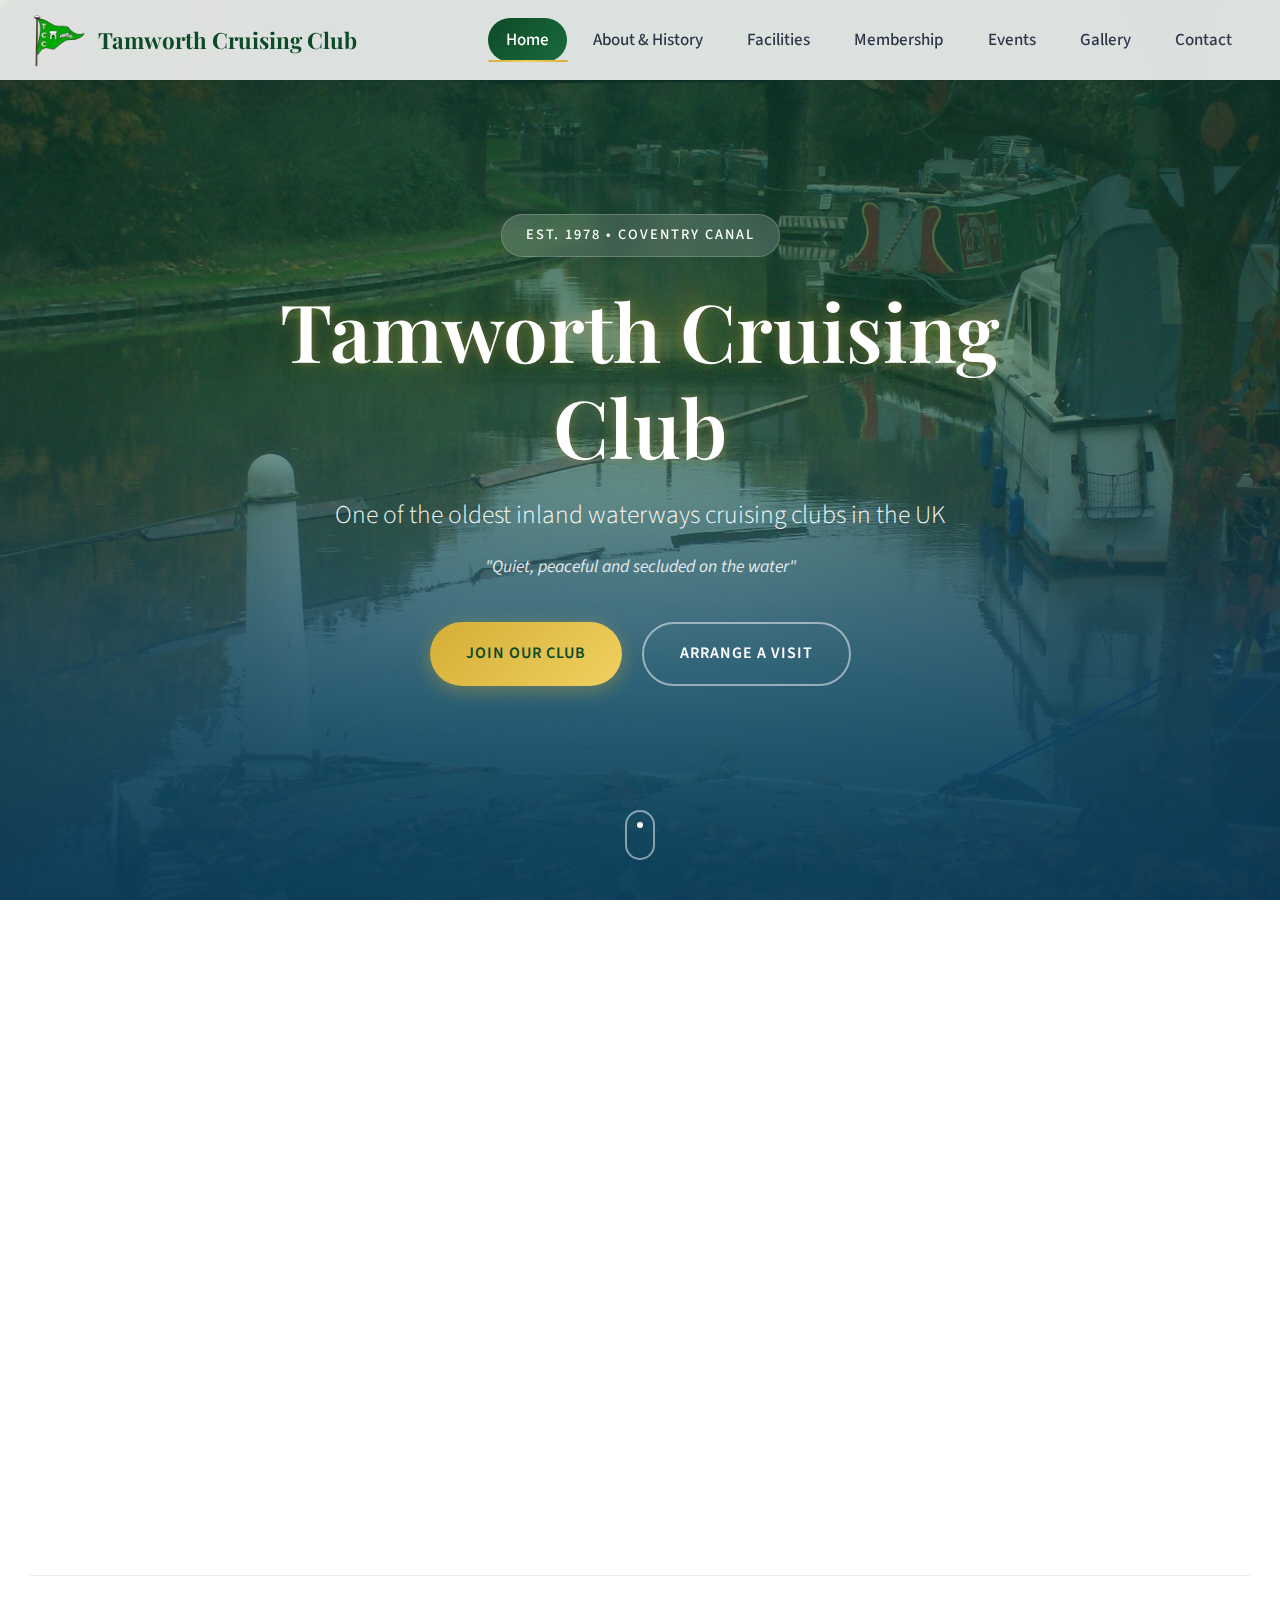
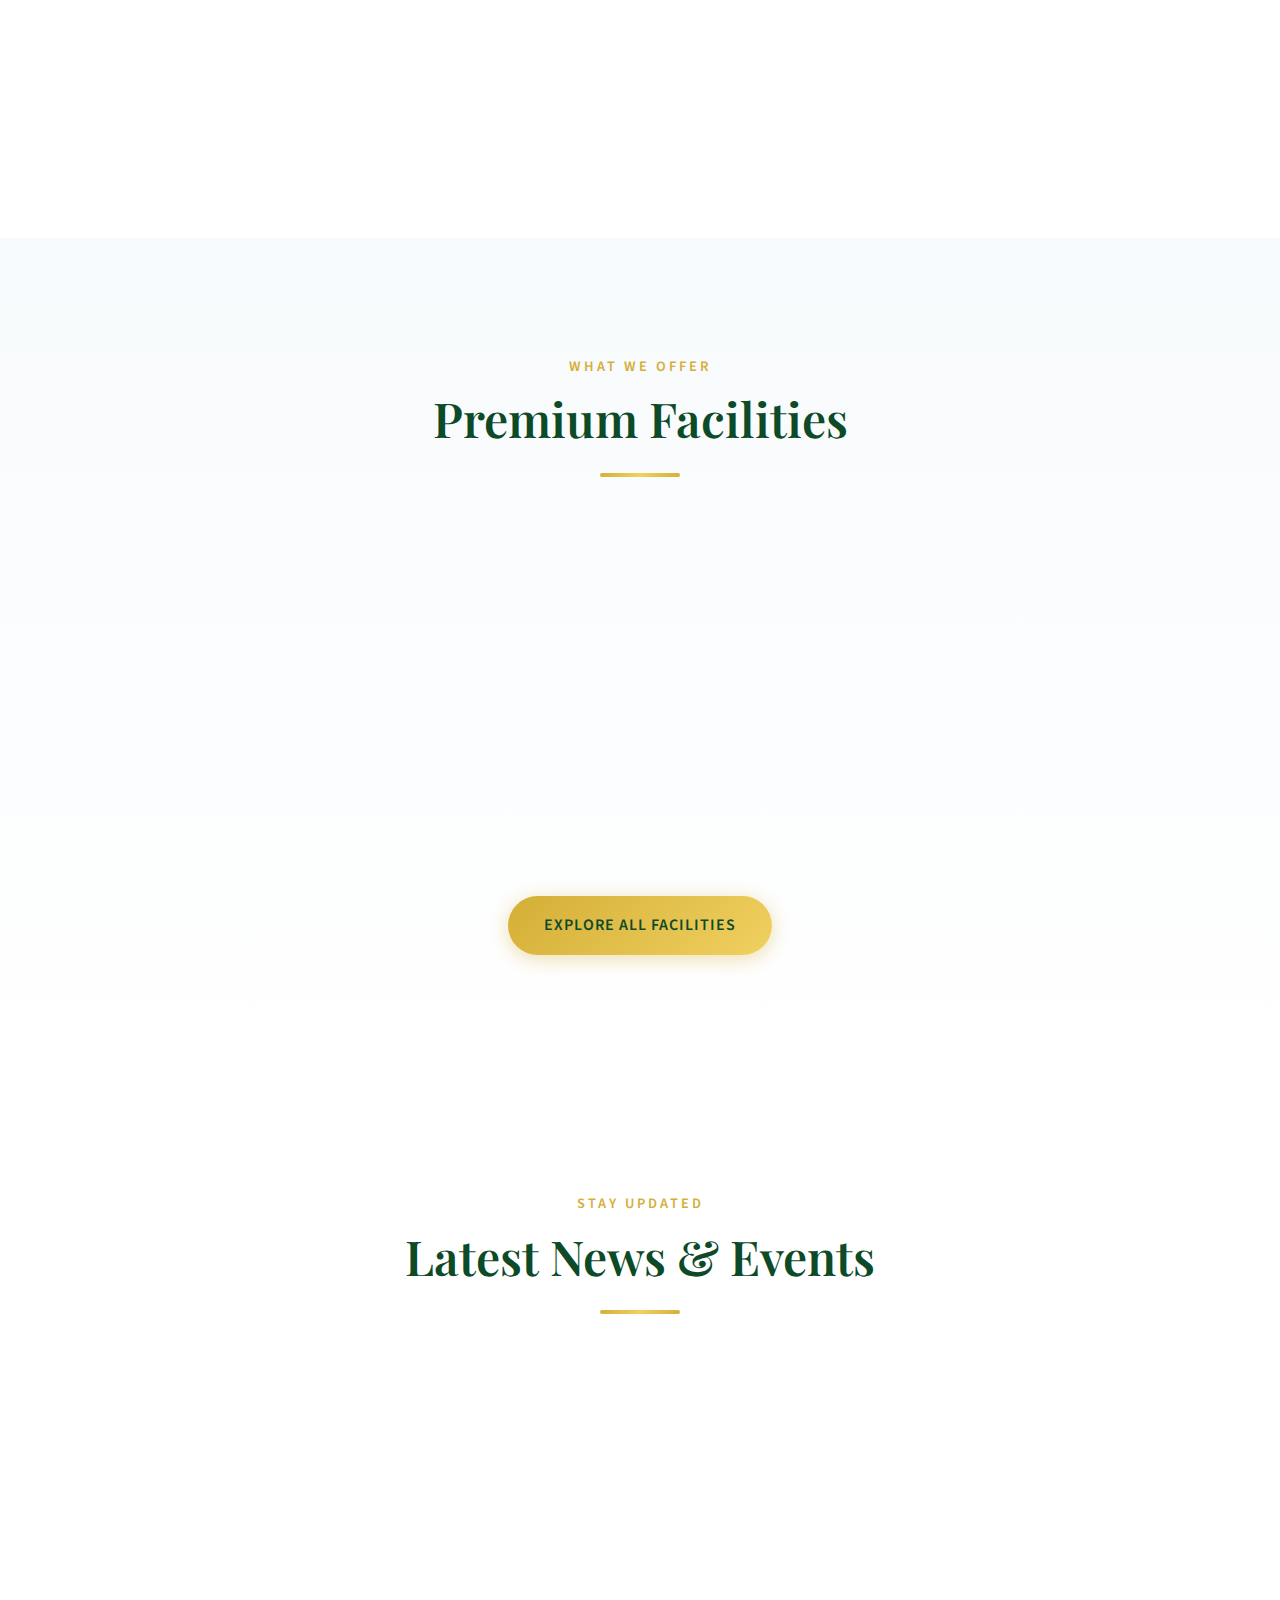
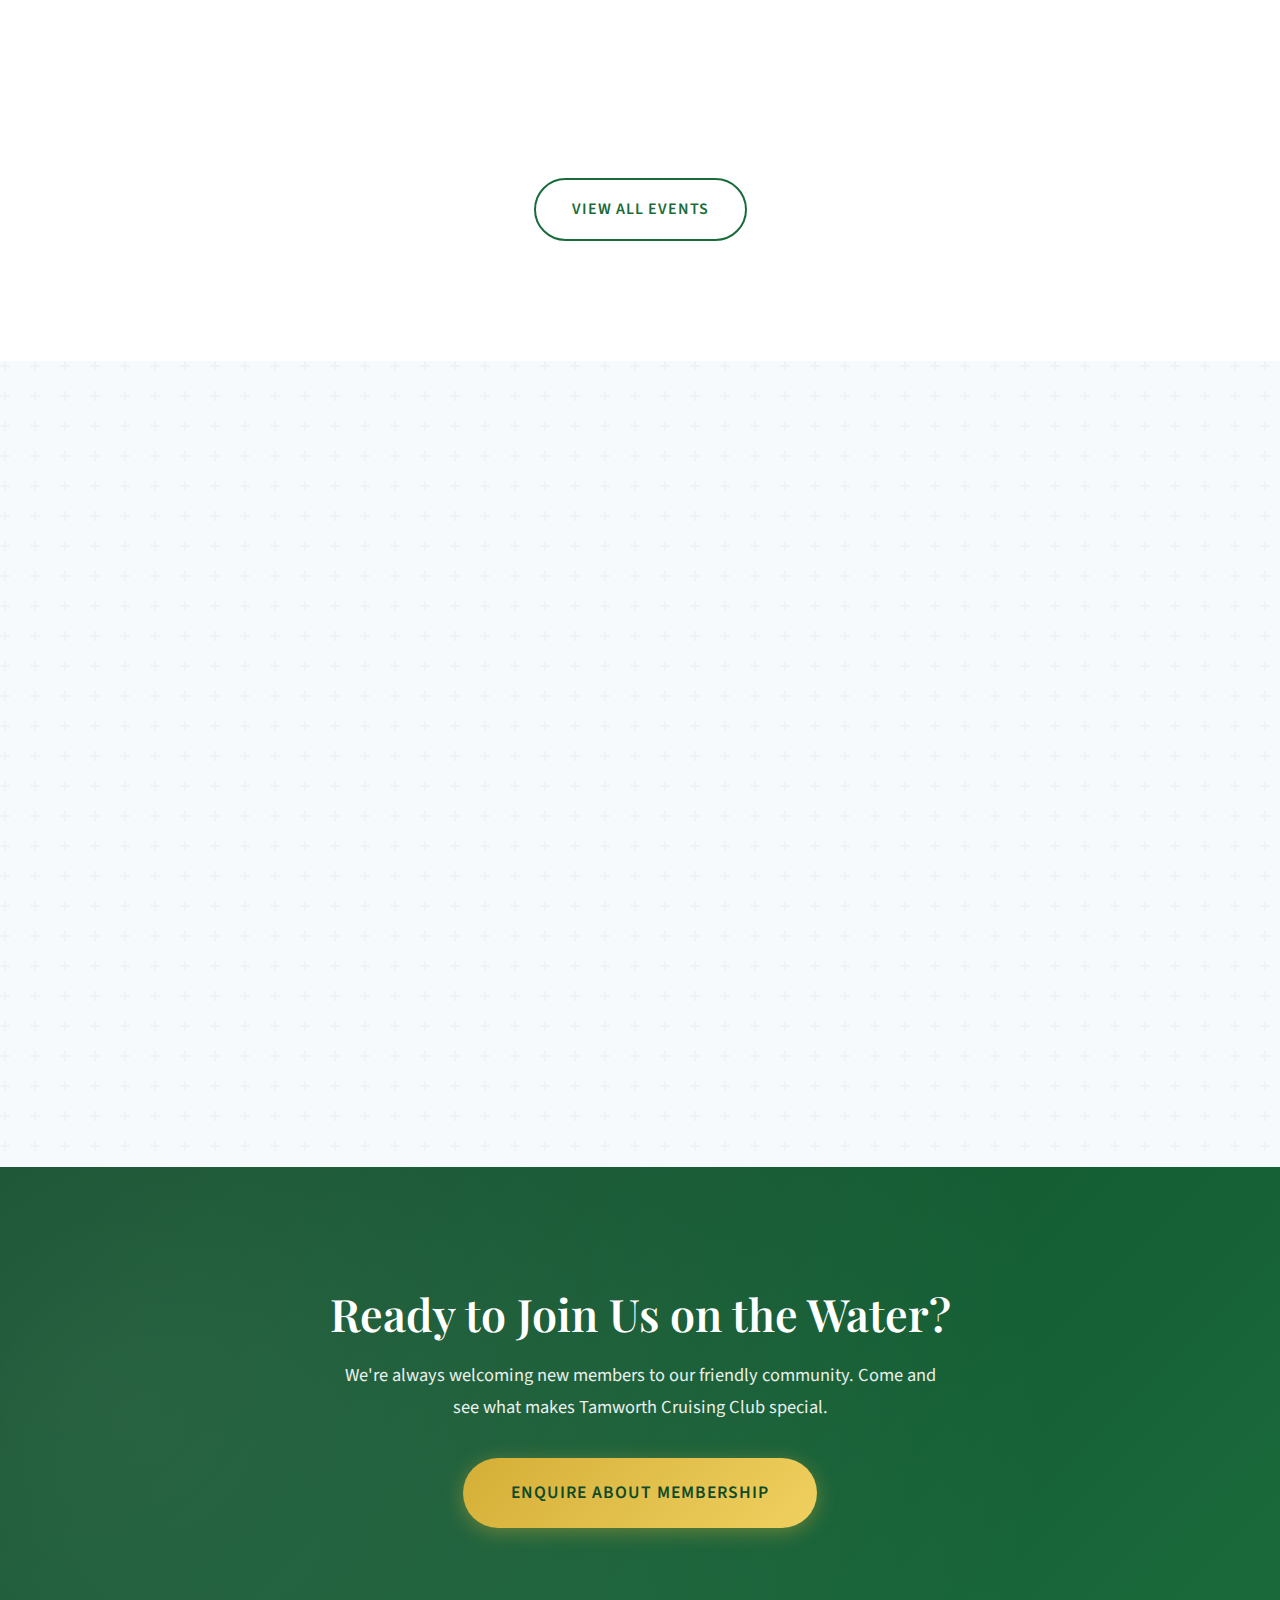
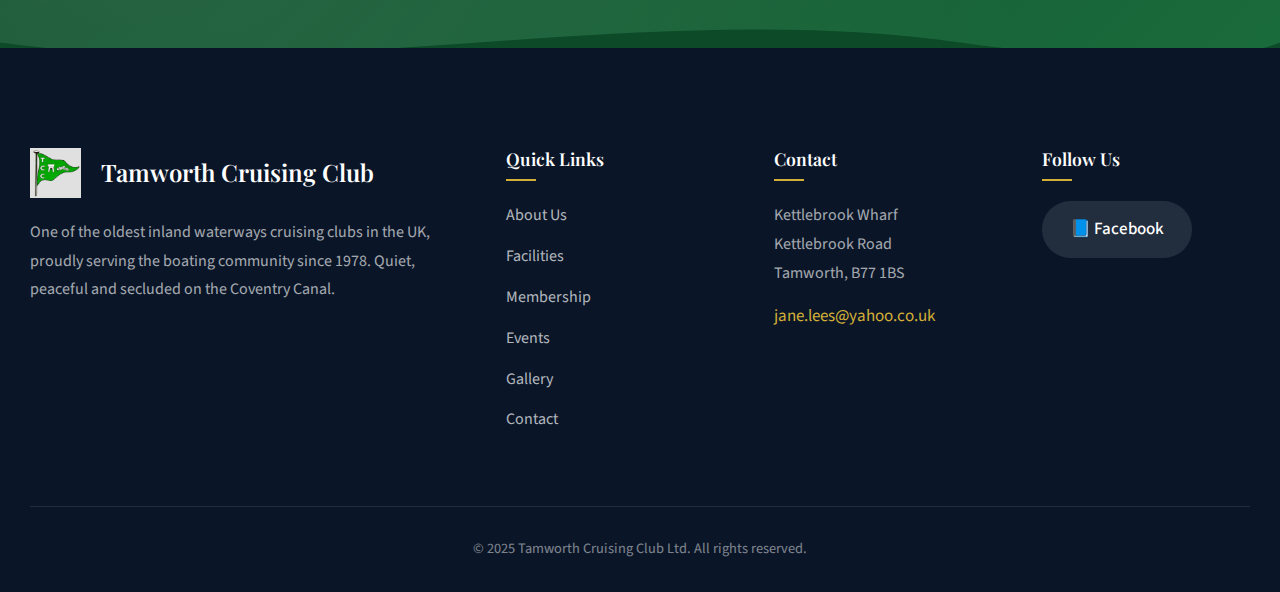
<file: index.html>
<!DOCTYPE html>
<html lang="en">
<head>
    <meta charset="UTF-8">
    <meta name="viewport" content="width=device-width, initial-scale=1.0">
    <title>Tamworth Cruising Club | Inland Waterways Since 1978</title>
    <meta name="description" content="One of the oldest inland waterways cruising clubs in the UK. Family-friendly club with moorings, clubhouse, and active social calendar on the Coventry Canal.">
    <link rel="stylesheet" href="styles.css">
    <link rel="preconnect" href="https://fonts.googleapis.com">
    <link rel="preconnect" href="https://fonts.gstatic.com" crossorigin>
    <link href="https://fonts.googleapis.com/css2?family=Playfair+Display:wght@400;600;700&family=Source+Sans+Pro:wght@300;400;600&display=swap" rel="stylesheet">
</head>
<body>
    <!-- Navigation -->
    <nav class="navbar">
        <div class="nav-container">
            <a href="index.html" class="logo">
                <img src="images/tcc4.jpg" alt="TCC" class="logo-img">
                <span class="logo-text">Tamworth Cruising Club</span>
            </a>
            <button class="nav-toggle" aria-label="Toggle navigation">
                <span></span>
                <span></span>
                <span></span>
            </button>
            <ul class="nav-menu">
                <li><a href="index.html" class="active">Home</a></li>
                <li><a href="about.html">About & History</a></li>
                <li><a href="facilities.html">Facilities</a></li>
                <li><a href="membership.html">Membership</a></li>
                <li><a href="events.html">Events</a></li>
                <li><a href="gallery.html">Gallery</a></li>
                <li><a href="contact.html">Contact</a></li>
            </ul>
        </div>
    </nav>

    <!-- Hero Section -->
    <header class="hero">
        <div class="hero-bg"></div>
        <div class="hero-bg-overlay"></div>
        <div class="hero-particles">
            <div class="particle" style="left: 10%; animation-delay: 0s;"></div>
            <div class="particle" style="left: 20%; animation-delay: 2s;"></div>
            <div class="particle" style="left: 30%; animation-delay: 4s;"></div>
            <div class="particle" style="left: 40%; animation-delay: 1s;"></div>
            <div class="particle" style="left: 50%; animation-delay: 3s;"></div>
            <div class="particle" style="left: 60%; animation-delay: 5s;"></div>
            <div class="particle" style="left: 70%; animation-delay: 2.5s;"></div>
            <div class="particle" style="left: 80%; animation-delay: 4.5s;"></div>
            <div class="particle" style="left: 90%; animation-delay: 1.5s;"></div>
        </div>
        <div class="hero-overlay"></div>
        <div class="hero-content">
            <div class="hero-badge">Est. 1978 • Coventry Canal</div>
            <h1>Tamworth Cruising Club</h1>
            <p class="hero-subtitle">One of the oldest inland waterways cruising clubs in the UK</p>
            <p class="hero-tagline">"Quiet, peaceful and secluded on the water"</p>
            <div class="hero-buttons">
                <a href="membership.html" class="btn btn-primary">Join Our Club</a>
                <a href="contact.html" class="btn btn-secondary">Arrange a Visit</a>
            </div>
        </div>
        <div class="scroll-indicator">
            <span></span>
        </div>
    </header>

    <!-- Welcome Section -->
    <section class="section welcome">
        <div class="container">
            <div class="welcome-grid">
                <div class="welcome-text" data-animate>
                    <h2>A Friendly Family Club</h2>
                    <p>Nestled on the Coventry Canal between bridge 74 and Glascote Locks, Tamworth Cruising Club has been a welcoming home for boating enthusiasts and their families since 1978.</p>
                    <p>With nearly 1,000 feet of mooring space, a well-equipped clubhouse with licensed bar, and a busy social calendar, we offer everything you need for life on the water.</p>
                    <p>Whether you're an experienced boater or new to the waterways, you'll find friendly members always prepared to help and a great community to be part of.</p>
                    <a href="about.html" class="btn btn-outline">Discover Our History</a>
                </div>
                <div class="welcome-image" data-animate>
                    <img src="images/exterior.jpg" alt="Tamworth Cruising Club clubhouse at night">
                </div>
            </div>

            <!-- Stats Bar -->
            <div class="stats-bar">
                <div class="stat-item" data-animate>
                    <div class="stat-number">47+</div>
                    <div class="stat-label">Years of History</div>
                </div>
                <div class="stat-item" data-animate>
                    <div class="stat-number">1000</div>
                    <div class="stat-label">Feet of Moorings</div>
                </div>
                <div class="stat-item" data-animate>
                    <div class="stat-number">80+</div>
                    <div class="stat-label">Club Members</div>
                </div>
            </div>
        </div>
    </section>

    <!-- Features Section -->
    <section class="section features">
        <div class="container">
            <h2 class="section-title">
                <span>What We Offer</span>
                Premium Facilities
            </h2>
            <div class="features-grid">
                <div class="feature-card" data-animate>
                    <div class="feature-icon">
                        <svg xmlns="http://www.w3.org/2000/svg" viewBox="0 0 24 24" fill="none" stroke="currentColor" stroke-width="1.5" stroke-linecap="round" stroke-linejoin="round"><path d="M2 21c.6.5 1.2 1 2.5 1 2.5 0 2.5-2 5-2 1.3 0 1.9.5 2.5 1 .6.5 1.2 1 2.5 1 2.5 0 2.5-2 5-2 1.3 0 1.9.5 2.5 1"/><path d="M9.8 16.6c-.5-.9-.8-2-.8-3.1 0-4.4 4.5-8 10-8 .3 0 .5 0 .8.02"/><path d="M5.2 12.6C5.1 12.1 5 11.5 5 11c0-4.4 4.5-8 10-8"/><path d="m2 6 3 1.5L2 9"/></svg>
                    </div>
                    <h3>Moorings</h3>
                    <p>Nearly 1,000 feet of mooring space with electrical hookups and water supply stations.</p>
                </div>
                <div class="feature-card" data-animate>
                    <div class="feature-icon">
                        <svg xmlns="http://www.w3.org/2000/svg" viewBox="0 0 24 24" fill="none" stroke="currentColor" stroke-width="1.5" stroke-linecap="round" stroke-linejoin="round"><path d="m3 9 9-7 9 7v11a2 2 0 0 1-2 2H5a2 2 0 0 1-2-2z"/><polyline points="9,22 9,12 15,12 15,22"/></svg>
                    </div>
                    <h3>Clubhouse</h3>
                    <p>Recently refurbished lounge, licensed bar, full kitchen, and shower facilities.</p>
                </div>
                <div class="feature-card" data-animate>
                    <div class="feature-icon">
                        <svg xmlns="http://www.w3.org/2000/svg" viewBox="0 0 24 24" fill="none" stroke="currentColor" stroke-width="1.5" stroke-linecap="round" stroke-linejoin="round"><path d="M2 21c.6.5 1.2 1 2.5 1 2.5 0 2.5-2 5-2 1.3 0 1.9.5 2.5 1 .6.5 1.2 1 2.5 1 2.5 0 2.5-2 5-2 1.3 0 1.9.5 2.5 1"/><path d="M19.38 20A11.6 11.6 0 0 0 21 14l-9-4-9 4c0 2.9.94 5.34 2.81 7.76"/><path d="M19 13V7a2 2 0 0 0-2-2H7a2 2 0 0 0-2 2v6"/><path d="M12 10v4"/><path d="M12 2v3"/></svg>
                    </div>
                    <h3>Slipway</h3>
                    <p>Slipway accommodating vessels up to 30 feet for launching and recovery.</p>
                </div>
                <div class="feature-card" data-animate>
                    <div class="feature-icon">
                        <svg xmlns="http://www.w3.org/2000/svg" viewBox="0 0 24 24" fill="none" stroke="currentColor" stroke-width="1.5" stroke-linecap="round" stroke-linejoin="round"><path d="M16 21v-2a4 4 0 0 0-4-4H6a4 4 0 0 0-4 4v2"/><circle cx="9" cy="7" r="4"/><path d="M22 21v-2a4 4 0 0 0-3-3.87"/><path d="M16 3.13a4 4 0 0 1 0 7.75"/></svg>
                    </div>
                    <h3>Community</h3>
                    <p>Approximately 80 members in family groups enjoying a busy social calendar.</p>
                </div>
            </div>
            <div class="features-cta">
                <a href="facilities.html" class="btn btn-primary">Explore All Facilities</a>
            </div>
        </div>
    </section>

    <!-- News/Updates Section -->
    <section class="section news">
        <div class="container">
            <h2 class="section-title">
                <span>Stay Updated</span>
                Latest News & Events
            </h2>
            <div class="news-grid">
                <article class="news-card" data-animate>
                    <div class="news-card-header">
                        <div class="news-date">
                            <span class="day">15</span>
                            <span class="month">Dec</span>
                        </div>
                    </div>
                    <div class="news-content">
                        <h3>Christmas Social Evening</h3>
                        <p>Join us for our annual Christmas gathering at the clubhouse. Festive food and drinks provided. All members welcome!</p>
                        <a href="events.html">Read more</a>
                    </div>
                </article>
                <article class="news-card" data-animate>
                    <div class="news-card-header">
                        <div class="news-date">
                            <span class="day">01</span>
                            <span class="month">Jan</span>
                        </div>
                    </div>
                    <div class="news-content">
                        <h3>New Year Work Party</h3>
                        <p>Help us prepare the grounds for the new season. Many hands make light work - refreshments provided!</p>
                        <a href="events.html">Read more</a>
                    </div>
                </article>
                <article class="news-card" data-animate>
                    <div class="news-card-header">
                        <div class="news-date">
                            <span class="day">New</span>
                            <span class="month">2025</span>
                        </div>
                    </div>
                    <div class="news-content">
                        <h3>Now Tamworth Cruising Club Ltd</h3>
                        <p>We're pleased to announce our transition to a limited company structure for 2025.</p>
                        <a href="about.html">Read more</a>
                    </div>
                </article>
            </div>
            <div class="news-cta">
                <a href="events.html" class="btn btn-outline">View All Events</a>
            </div>
        </div>
    </section>

    <!-- Location Section -->
    <section class="section location">
        <div class="container">
            <div class="location-grid">
                <div class="location-info" data-animate>
                    <h2>Find Us</h2>
                    <address>
                        <strong>Tamworth Cruising Club Ltd</strong><br>
                        Kettlebrook Wharf<br>
                        Kettlebrook Road<br>
                        Tamworth<br>
                        B77 1BS
                    </address>
                    <p class="location-note"><strong>Please note:</strong> Access to the club site is via an electronic card gate. Please <a href="contact.html">contact us</a> to arrange a visit.</p>
                    <a href="contact.html" class="btn btn-primary">Get in Touch</a>
                </div>
                <div class="location-map" data-animate>
                    <iframe
                        src="https://www.google.com/maps/embed?pb=!1m18!1m12!1m3!1d2423.5!2d-1.6847!3d52.6234!2m3!1f0!2f0!3f0!3m2!1i1024!2i768!4f13.1!3m3!1m2!1s0x4879c35b6e8c6b57%3A0x2c8f0c9e0b0a0e0!2sKettlebrook%20Rd%2C%20Tamworth!5e0!3m2!1sen!2suk!4v1"
                        width="100%"
                        height="350"
                        style="border:0;"
                        allowfullscreen=""
                        loading="lazy"
                        title="Tamworth Cruising Club location map">
                    </iframe>
                </div>
            </div>
        </div>
    </section>

    <!-- CTA Section -->
    <section class="section cta">
        <div class="container">
            <h2>Ready to Join Us on the Water?</h2>
            <p>We're always welcoming new members to our friendly community. Come and see what makes Tamworth Cruising Club special.</p>
            <a href="membership.html" class="btn btn-primary btn-large">Enquire About Membership</a>
        </div>
    </section>

    <!-- Footer -->
    <footer class="footer">
        <div class="container">
            <div class="footer-grid">
                <div class="footer-about">
                    <h3><img src="images/tcc4.jpg" alt="TCC" style="height: 50px; display: inline-block; vertical-align: middle; margin-right: 10px;"> Tamworth Cruising Club</h3>
                    <p>One of the oldest inland waterways cruising clubs in the UK, proudly serving the boating community since 1978. Quiet, peaceful and secluded on the Coventry Canal.</p>
                </div>
                <div class="footer-links">
                    <h4>Quick Links</h4>
                    <ul>
                        <li><a href="about.html">About Us</a></li>
                        <li><a href="facilities.html">Facilities</a></li>
                        <li><a href="membership.html">Membership</a></li>
                        <li><a href="events.html">Events</a></li>
                        <li><a href="gallery.html">Gallery</a></li>
                        <li><a href="contact.html">Contact</a></li>
                    </ul>
                </div>
                <div class="footer-contact">
                    <h4>Contact</h4>
                    <address>
                        Kettlebrook Wharf<br>
                        Kettlebrook Road<br>
                        Tamworth, B77 1BS
                    </address>
                    <p><a href="mailto:jane.lees@yahoo.co.uk">jane.lees@yahoo.co.uk</a></p>
                </div>
                <div class="footer-social">
                    <h4>Follow Us</h4>
                    <a href="https://facebook.com/tamworthcc/" target="_blank" rel="noopener" class="social-link">📘 Facebook</a>
                </div>
            </div>
            <div class="footer-bottom">
                <p>&copy; 2025 Tamworth Cruising Club Ltd. All rights reserved.</p>
            </div>
        </div>
    </footer>

    <script src="script.js"></script>
</body>
</html>
</file>
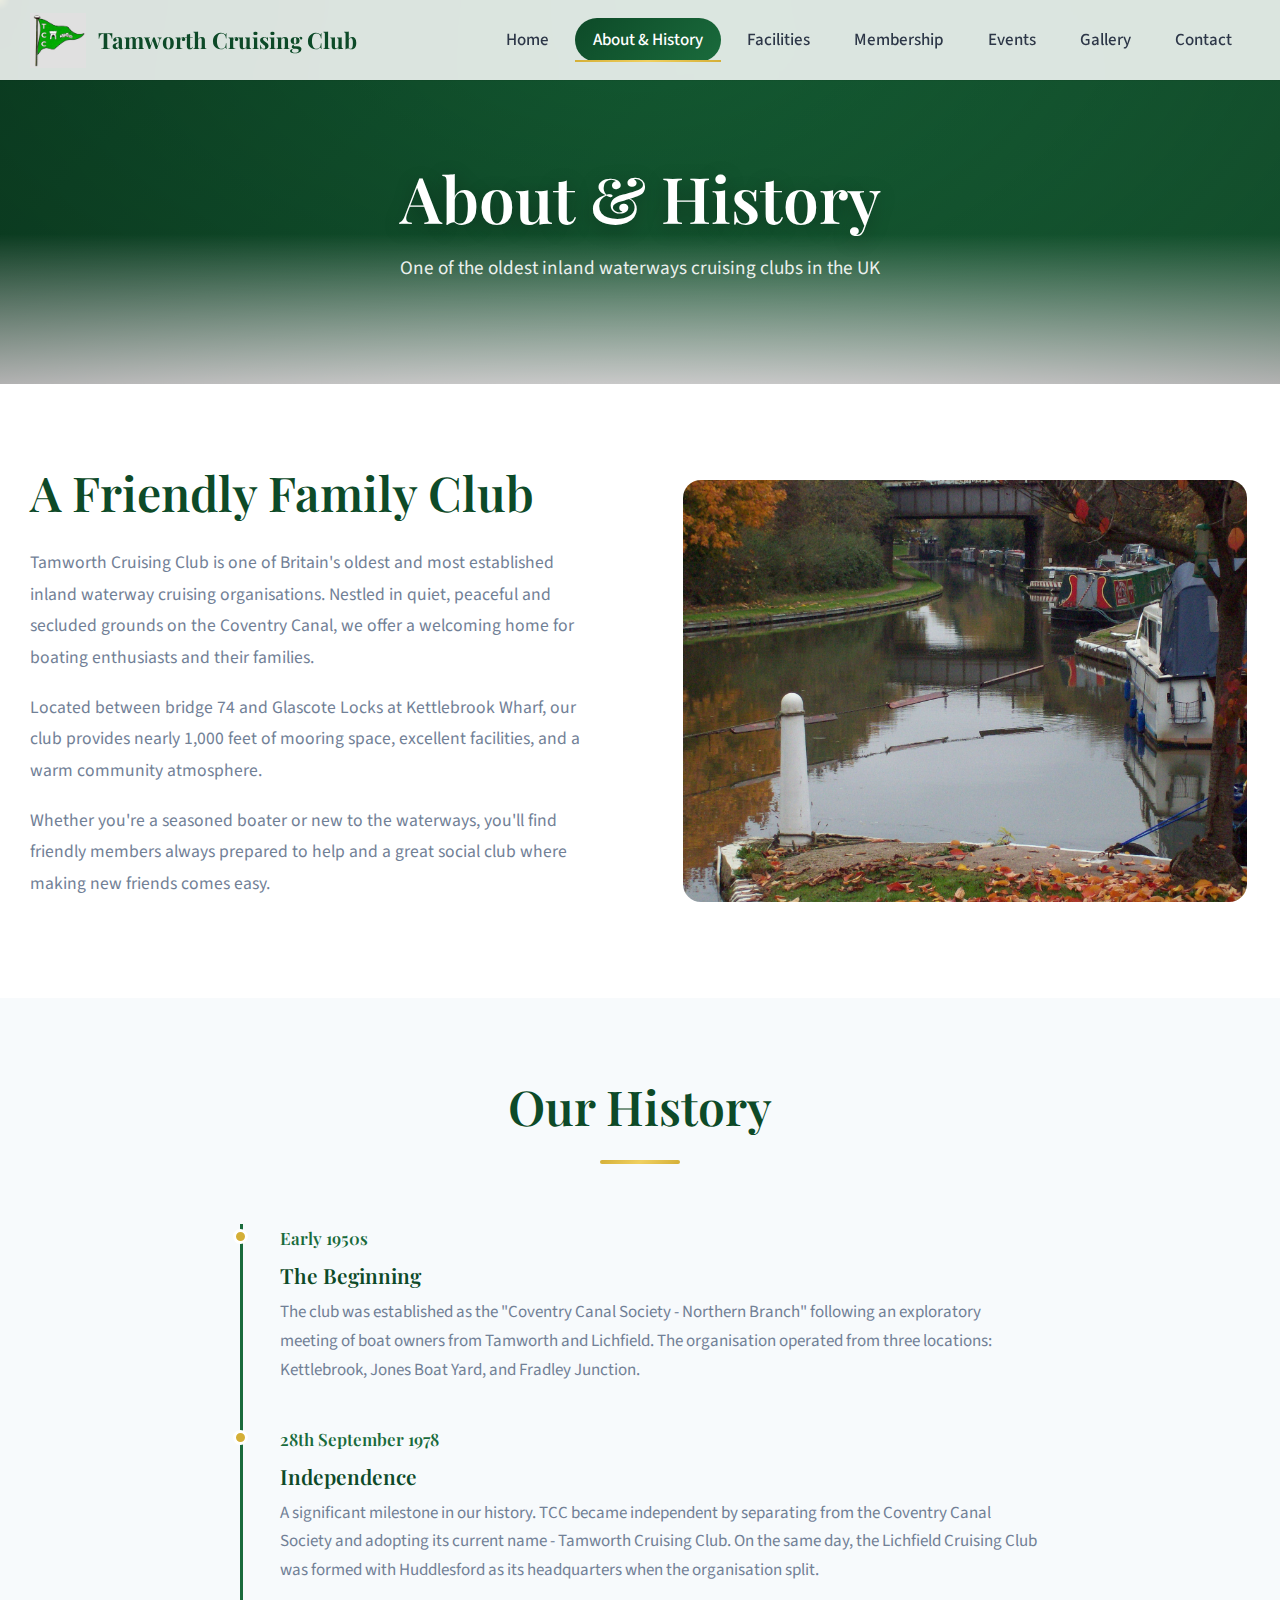
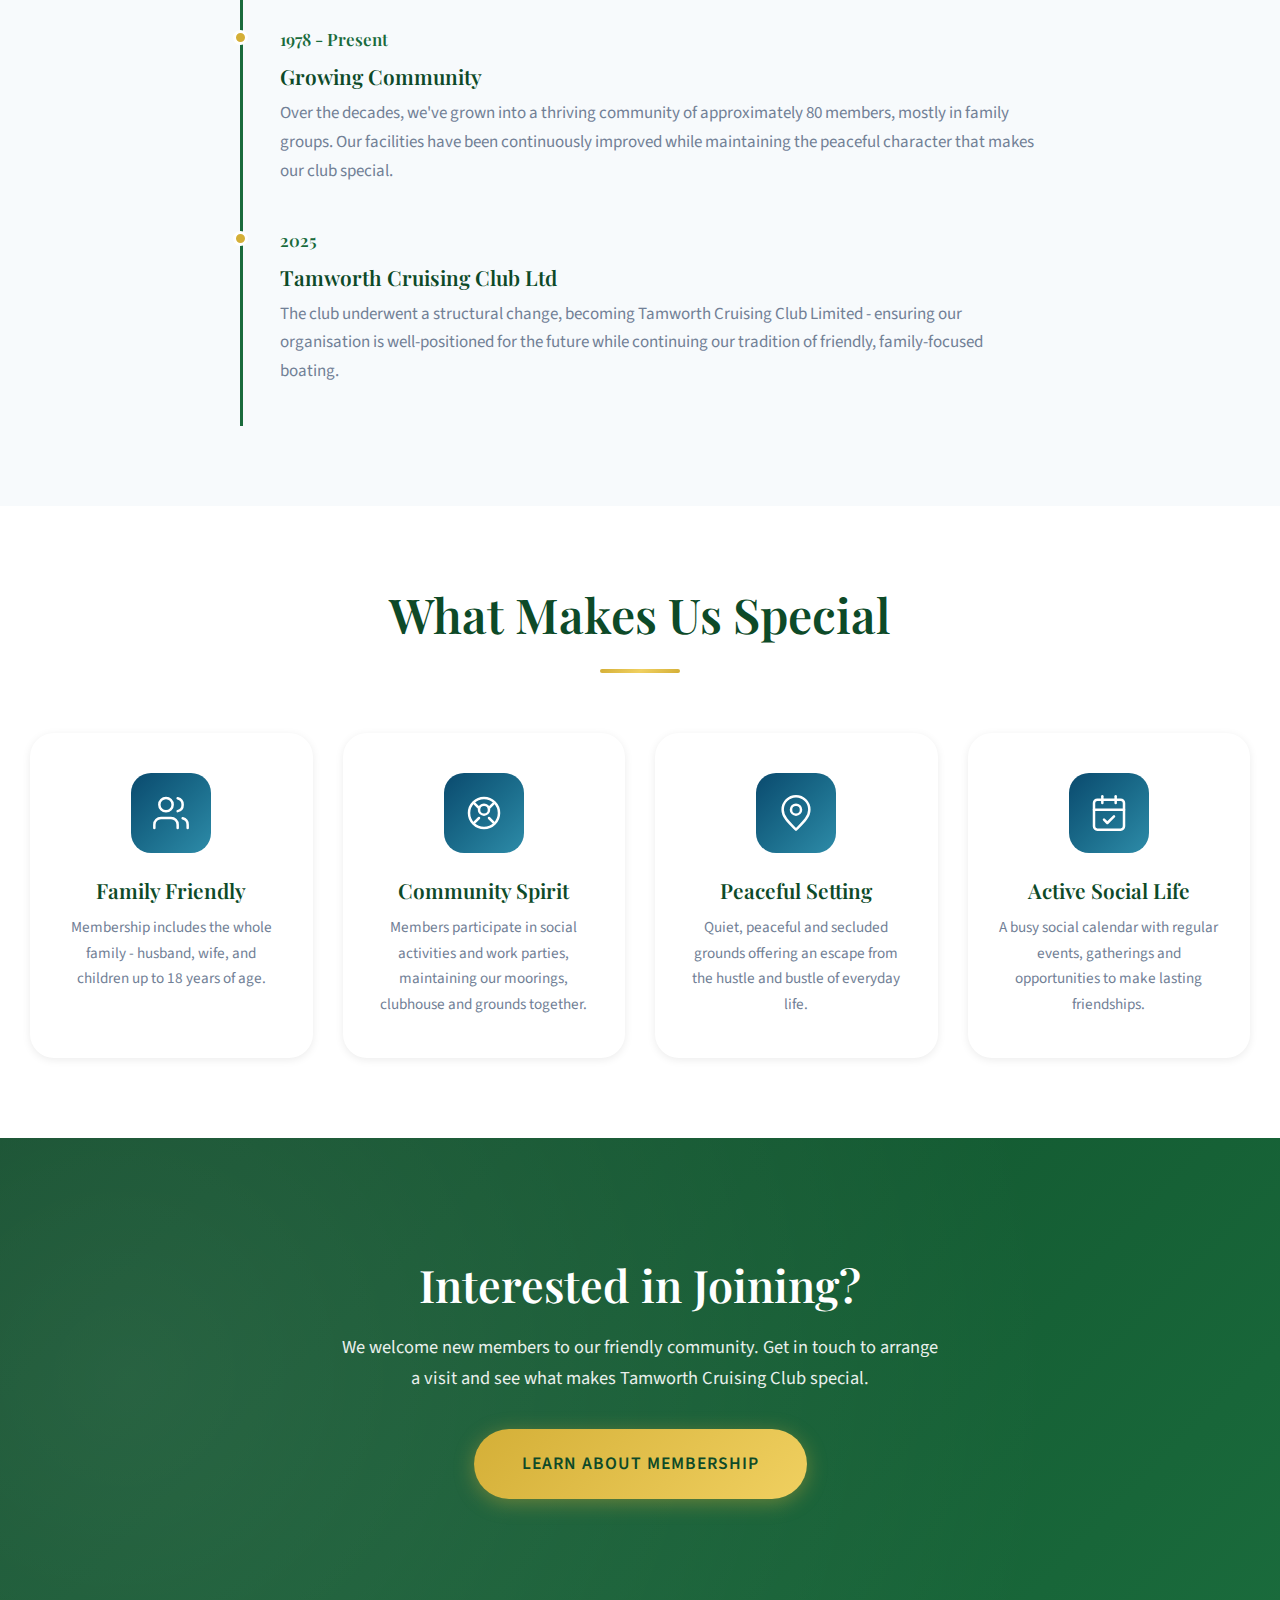
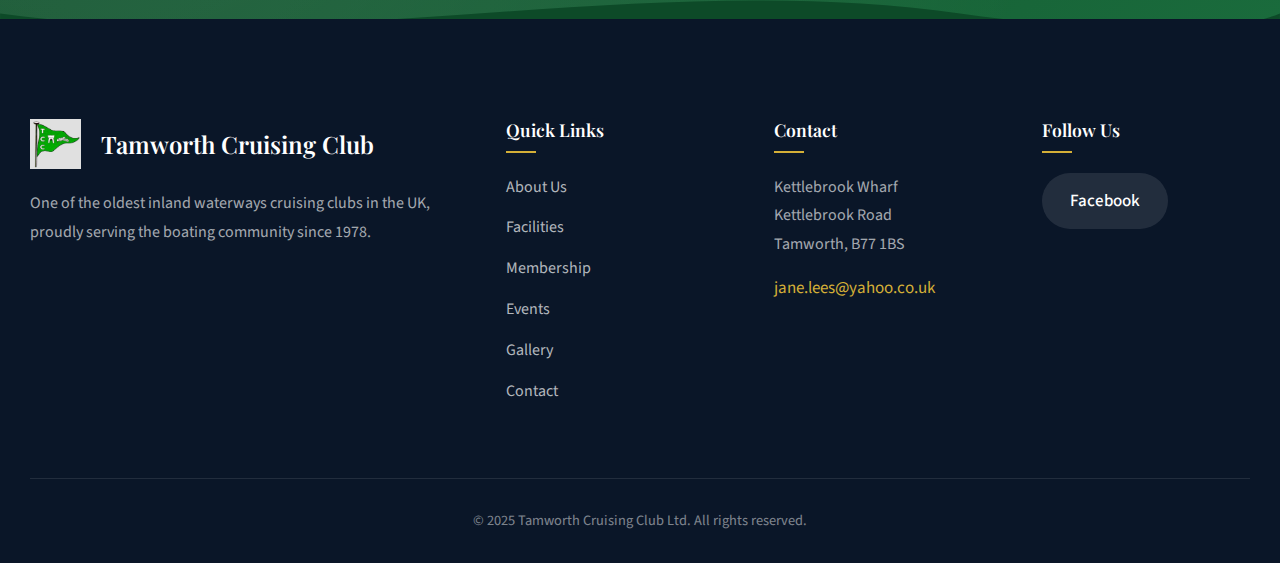
<file: about.html>
<!DOCTYPE html>
<html lang="en">
<head>
    <meta charset="UTF-8">
    <meta name="viewport" content="width=device-width, initial-scale=1.0">
    <title>About & History | Tamworth Cruising Club</title>
    <meta name="description" content="Learn about the history of Tamworth Cruising Club, one of the oldest inland waterways cruising clubs in the UK, established in the 1950s.">
    <link rel="stylesheet" href="styles.css">
    <link rel="preconnect" href="https://fonts.googleapis.com">
    <link rel="preconnect" href="https://fonts.gstatic.com" crossorigin>
    <link href="https://fonts.googleapis.com/css2?family=Playfair+Display:wght@400;600;700&family=Source+Sans+Pro:wght@300;400;600&display=swap" rel="stylesheet">
</head>
<body>
    <!-- Navigation -->
    <nav class="navbar">
        <div class="nav-container">
            <a href="index.html" class="logo">
                <img src="images/tcc4.jpg" alt="TCC" class="logo-img">
                <span class="logo-text">Tamworth Cruising Club</span>
            </a>
            <button class="nav-toggle" aria-label="Toggle navigation">
                <span></span>
                <span></span>
                <span></span>
            </button>
            <ul class="nav-menu">
                <li><a href="index.html">Home</a></li>
                <li><a href="about.html" class="active">About & History</a></li>
                <li><a href="facilities.html">Facilities</a></li>
                <li><a href="membership.html">Membership</a></li>
                <li><a href="events.html">Events</a></li>
                <li><a href="gallery.html">Gallery</a></li>
                <li><a href="contact.html">Contact</a></li>
            </ul>
        </div>
    </nav>

    <!-- Page Header -->
    <header class="page-header">
        <div class="container">
            <h1>About & History</h1>
            <p>One of the oldest inland waterways cruising clubs in the UK</p>
        </div>
    </header>

    <!-- About Section -->
    <section class="content-section">
        <div class="container">
            <div class="content-grid">
                <div class="content-text">
                    <h2>A Friendly Family Club</h2>
                    <p>Tamworth Cruising Club is one of Britain's oldest and most established inland waterway cruising organisations. Nestled in quiet, peaceful and secluded grounds on the Coventry Canal, we offer a welcoming home for boating enthusiasts and their families.</p>
                    <p>Located between bridge 74 and Glascote Locks at Kettlebrook Wharf, our club provides nearly 1,000 feet of mooring space, excellent facilities, and a warm community atmosphere.</p>
                    <p>Whether you're a seasoned boater or new to the waterways, you'll find friendly members always prepared to help and a great social club where making new friends comes easy.</p>
                </div>
                <div class="welcome-image">
                    <img src="images/best canal.jpg" alt="Autumn view of the canal at Tamworth Cruising Club">
                </div>
            </div>
        </div>
    </section>

    <!-- History Timeline -->
    <section class="content-section">
        <div class="container">
            <h2 class="section-title">Our History</h2>
            <div class="timeline">
                <div class="timeline-item">
                    <div class="timeline-date">Early 1950s</div>
                    <div class="timeline-content">
                        <h3>The Beginning</h3>
                        <p>The club was established as the "Coventry Canal Society - Northern Branch" following an exploratory meeting of boat owners from Tamworth and Lichfield. The organisation operated from three locations: Kettlebrook, Jones Boat Yard, and Fradley Junction.</p>
                    </div>
                </div>
                <div class="timeline-item">
                    <div class="timeline-date">28th September 1978</div>
                    <div class="timeline-content">
                        <h3>Independence</h3>
                        <p>A significant milestone in our history. TCC became independent by separating from the Coventry Canal Society and adopting its current name - Tamworth Cruising Club. On the same day, the Lichfield Cruising Club was formed with Huddlesford as its headquarters when the organisation split.</p>
                    </div>
                </div>
                <div class="timeline-item">
                    <div class="timeline-date">1978 - Present</div>
                    <div class="timeline-content">
                        <h3>Growing Community</h3>
                        <p>Over the decades, we've grown into a thriving community of approximately 80 members, mostly in family groups. Our facilities have been continuously improved while maintaining the peaceful character that makes our club special.</p>
                    </div>
                </div>
                <div class="timeline-item">
                    <div class="timeline-date">2025</div>
                    <div class="timeline-content">
                        <h3>Tamworth Cruising Club Ltd</h3>
                        <p>The club underwent a structural change, becoming Tamworth Cruising Club Limited - ensuring our organisation is well-positioned for the future while continuing our tradition of friendly, family-focused boating.</p>
                    </div>
                </div>
            </div>
        </div>
    </section>

    <!-- Values Section -->
    <section class="content-section">
        <div class="container">
            <h2 class="section-title">What Makes Us Special</h2>
            <div class="features-grid">
                <div class="feature-card">
                    <div class="feature-icon">
                        <svg xmlns="http://www.w3.org/2000/svg" viewBox="0 0 24 24" fill="none" stroke="currentColor" stroke-width="1.5" stroke-linecap="round" stroke-linejoin="round"><path d="M16 21v-2a4 4 0 0 0-4-4H6a4 4 0 0 0-4 4v2"/><circle cx="9" cy="7" r="4"/><path d="M22 21v-2a4 4 0 0 0-3-3.87"/><path d="M16 3.13a4 4 0 0 1 0 7.75"/></svg>
                    </div>
                    <h3>Family Friendly</h3>
                    <p>Membership includes the whole family - husband, wife, and children up to 18 years of age.</p>
                </div>
                <div class="feature-card">
                    <div class="feature-icon">
                        <svg xmlns="http://www.w3.org/2000/svg" viewBox="0 0 24 24" fill="none" stroke="currentColor" stroke-width="1.5" stroke-linecap="round" stroke-linejoin="round"><path d="M12 21a9 9 0 1 0 0-18 9 9 0 0 0 0 18Z"/><path d="M12 13a3 3 0 1 0 0-6 3 3 0 0 0 0 6Z"/><path d="M6.2 6.2 9 9"/><path d="m15 9 2.8-2.8"/><path d="M15 15l2.8 2.8"/><path d="M9 15l-2.8 2.8"/></svg>
                    </div>
                    <h3>Community Spirit</h3>
                    <p>Members participate in social activities and work parties, maintaining our moorings, clubhouse and grounds together.</p>
                </div>
                <div class="feature-card">
                    <div class="feature-icon">
                        <svg xmlns="http://www.w3.org/2000/svg" viewBox="0 0 24 24" fill="none" stroke="currentColor" stroke-width="1.5" stroke-linecap="round" stroke-linejoin="round"><path d="M12 22c4-4 8-7.5 8-12a8 8 0 1 0-16 0c0 4.5 4 8 8 12Z"/><circle cx="12" cy="10" r="3"/></svg>
                    </div>
                    <h3>Peaceful Setting</h3>
                    <p>Quiet, peaceful and secluded grounds offering an escape from the hustle and bustle of everyday life.</p>
                </div>
                <div class="feature-card">
                    <div class="feature-icon">
                        <svg xmlns="http://www.w3.org/2000/svg" viewBox="0 0 24 24" fill="none" stroke="currentColor" stroke-width="1.5" stroke-linecap="round" stroke-linejoin="round"><rect x="3" y="4" width="18" height="18" rx="2" ry="2"/><line x1="16" y1="2" x2="16" y2="6"/><line x1="8" y1="2" x2="8" y2="6"/><line x1="3" y1="10" x2="21" y2="10"/><path d="m9 16 2 2 4-4"/></svg>
                    </div>
                    <h3>Active Social Life</h3>
                    <p>A busy social calendar with regular events, gatherings and opportunities to make lasting friendships.</p>
                </div>
            </div>
        </div>
    </section>

    <!-- CTA Section -->
    <section class="section cta">
        <div class="container">
            <h2>Interested in Joining?</h2>
            <p>We welcome new members to our friendly community. Get in touch to arrange a visit and see what makes Tamworth Cruising Club special.</p>
            <a href="membership.html" class="btn btn-primary btn-large">Learn About Membership</a>
        </div>
    </section>

    <!-- Footer -->
    <footer class="footer">
        <div class="container">
            <div class="footer-grid">
                <div class="footer-about">
                    <h3><img src="images/tcc4.jpg" alt="TCC" style="height: 50px; display: inline-block; vertical-align: middle; margin-right: 10px;"> Tamworth Cruising Club</h3>
                    <p>One of the oldest inland waterways cruising clubs in the UK, proudly serving the boating community since 1978.</p>
                </div>
                <div class="footer-links">
                    <h4>Quick Links</h4>
                    <ul>
                        <li><a href="about.html">About Us</a></li>
                        <li><a href="facilities.html">Facilities</a></li>
                        <li><a href="membership.html">Membership</a></li>
                        <li><a href="events.html">Events</a></li>
                        <li><a href="gallery.html">Gallery</a></li>
                        <li><a href="contact.html">Contact</a></li>
                    </ul>
                </div>
                <div class="footer-contact">
                    <h4>Contact</h4>
                    <address>
                        Kettlebrook Wharf<br>
                        Kettlebrook Road<br>
                        Tamworth, B77 1BS
                    </address>
                    <p><a href="mailto:jane.lees@yahoo.co.uk">jane.lees@yahoo.co.uk</a></p>
                </div>
                <div class="footer-social">
                    <h4>Follow Us</h4>
                    <a href="https://facebook.com/tamworthcc/" target="_blank" rel="noopener" class="social-link">Facebook</a>
                </div>
            </div>
            <div class="footer-bottom">
                <p>&copy; 2025 Tamworth Cruising Club Ltd. All rights reserved.</p>
            </div>
        </div>
    </footer>

    <script src="script.js"></script>

    <style>
        /* Timeline Styles */
        .timeline {
            position: relative;
            max-width: 800px;
            margin: 0 auto;
            padding-left: 40px;
        }

        .timeline::before {
            content: '';
            position: absolute;
            left: 0;
            top: 0;
            bottom: 0;
            width: 3px;
            background: var(--color-primary);
        }

        .timeline-item {
            position: relative;
            padding-bottom: 40px;
        }

        .timeline-item::before {
            content: '';
            position: absolute;
            left: -47px;
            top: 5px;
            width: 15px;
            height: 15px;
            background: var(--color-secondary);
            border-radius: 50%;
            border: 3px solid var(--color-bg);
        }

        .timeline-date {
            font-family: var(--font-heading);
            font-weight: 600;
            color: var(--color-primary);
            margin-bottom: 10px;
        }

        .timeline-content h3 {
            margin-bottom: 10px;
            font-size: 1.3rem;
        }

        .timeline-content p {
            color: var(--color-text-light);
        }

        @media (max-width: 768px) {
            .timeline {
                padding-left: 30px;
            }

            .timeline-item::before {
                left: -37px;
            }
        }
    </style>
</body>
</html>
</file>
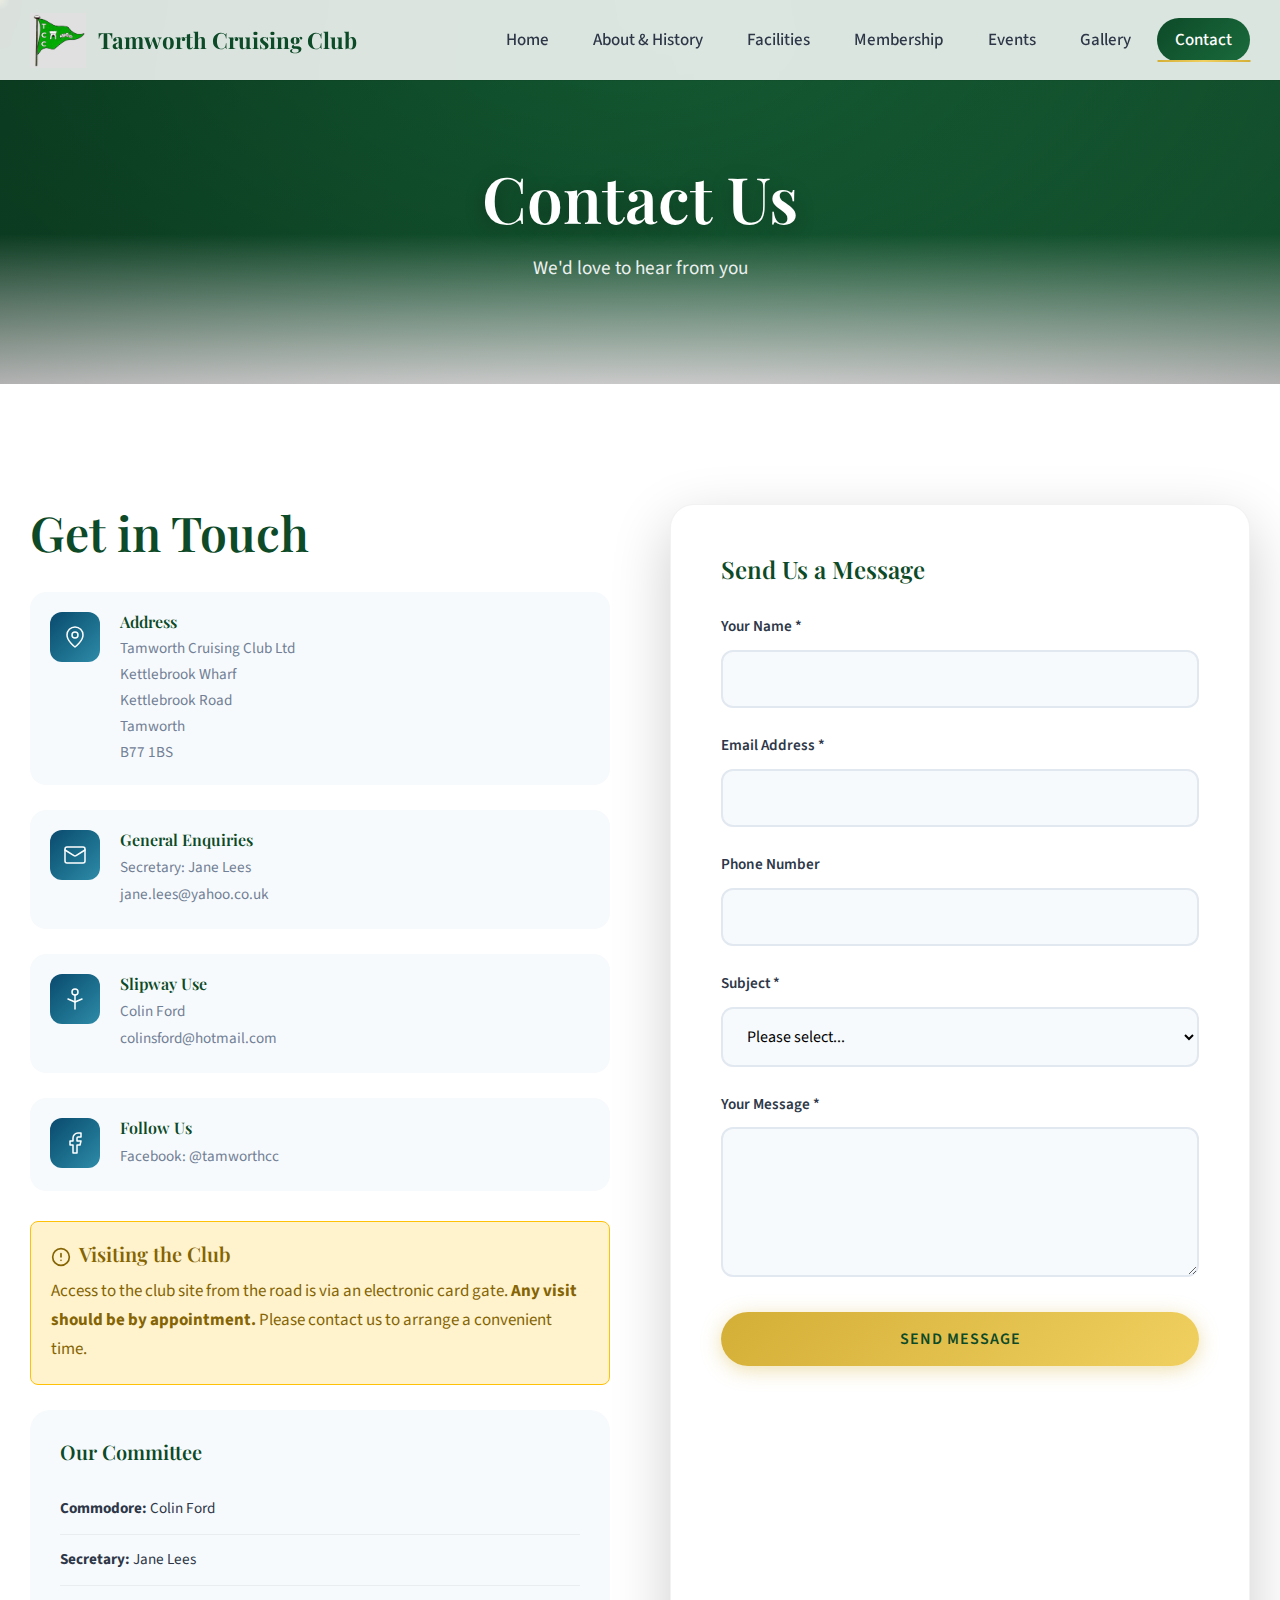
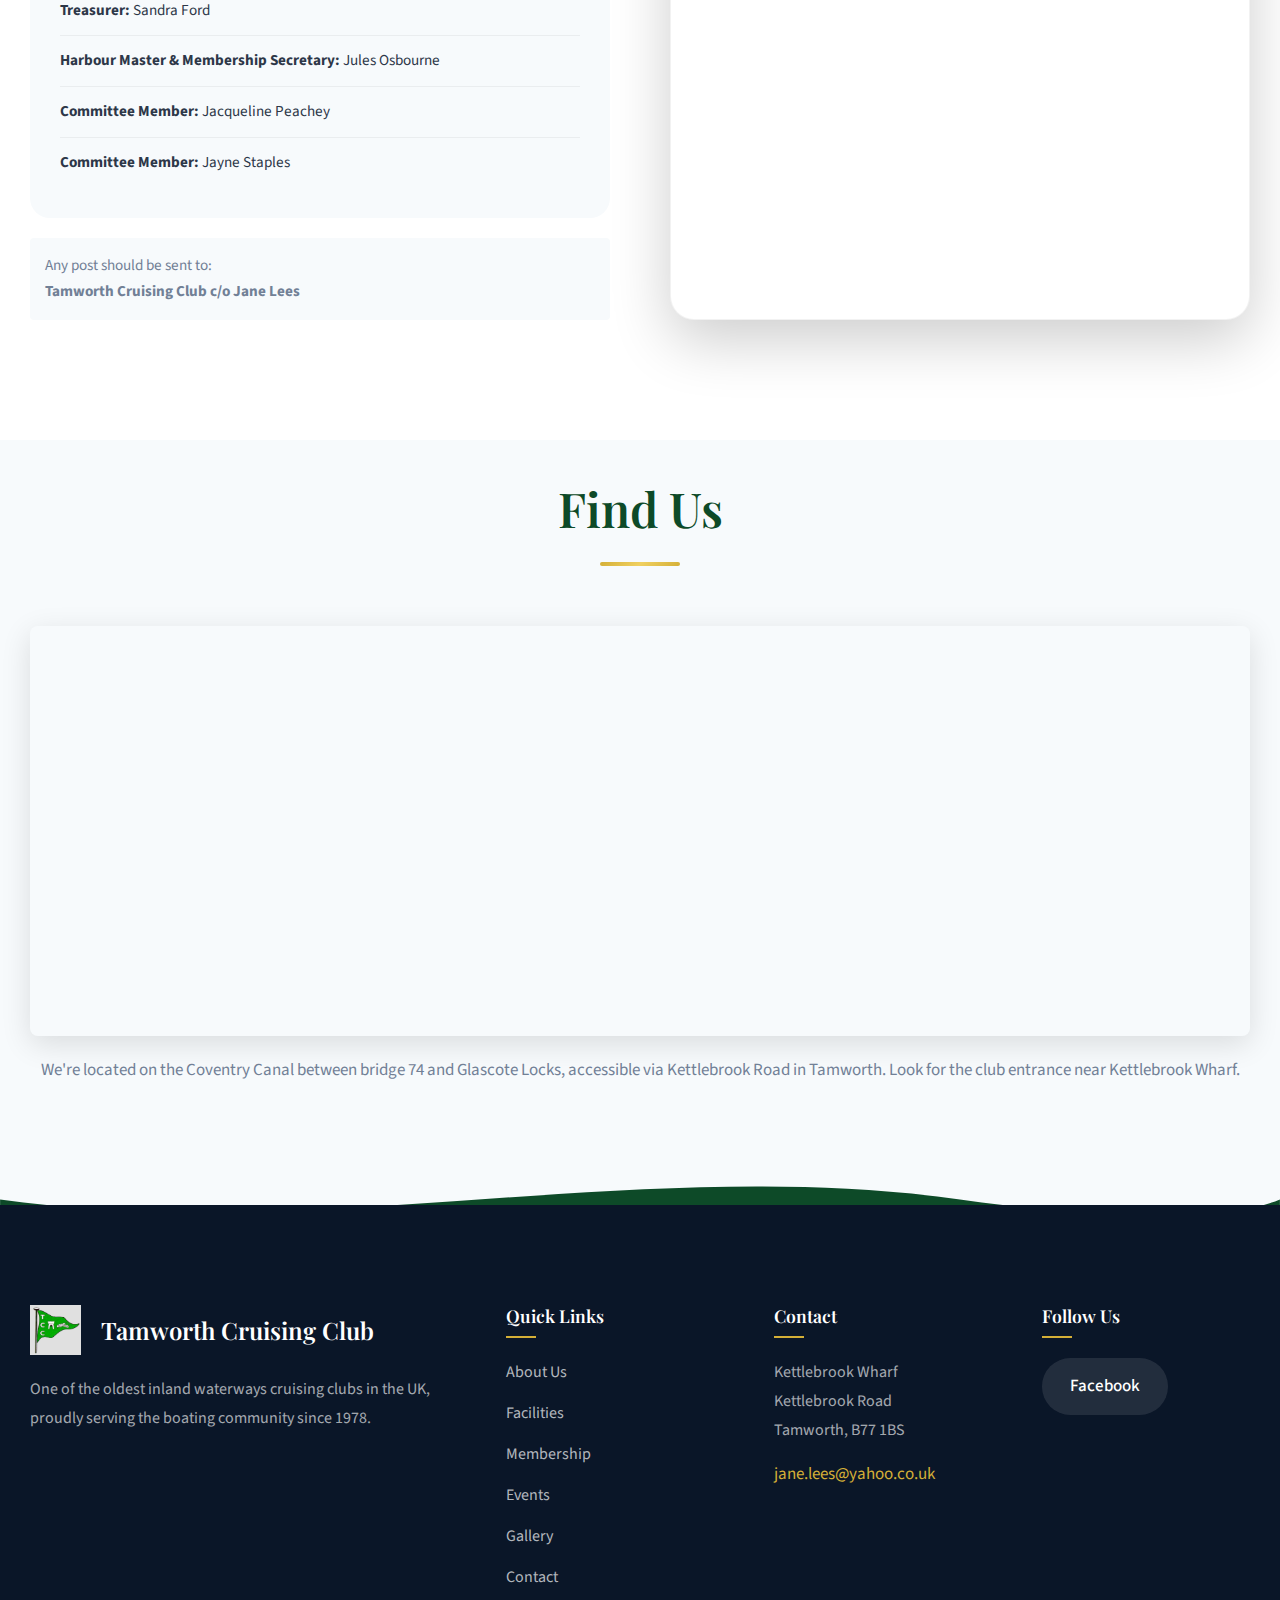
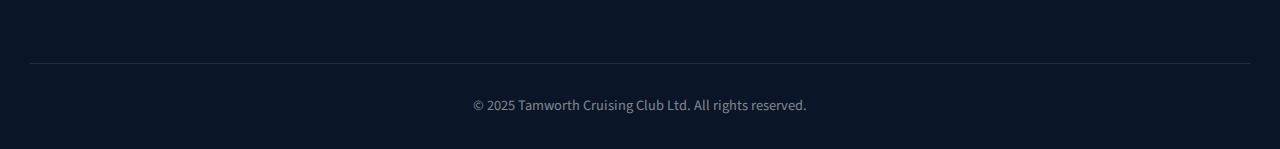
<file: contact.html>
<!DOCTYPE html>
<html lang="en">
<head>
    <meta charset="UTF-8">
    <meta name="viewport" content="width=device-width, initial-scale=1.0">
    <title>Contact Us | Tamworth Cruising Club</title>
    <meta name="description" content="Get in touch with Tamworth Cruising Club. Find our address, contact details, and committee members. Arrange a visit today.">
    <link rel="stylesheet" href="styles.css">
    <link rel="preconnect" href="https://fonts.googleapis.com">
    <link rel="preconnect" href="https://fonts.gstatic.com" crossorigin>
    <link href="https://fonts.googleapis.com/css2?family=Playfair+Display:wght@400;600;700&family=Source+Sans+Pro:wght@300;400;600&display=swap" rel="stylesheet">
</head>
<body>
    <!-- Navigation -->
    <nav class="navbar">
        <div class="nav-container">
            <a href="index.html" class="logo">
                <img src="images/tcc4.jpg" alt="TCC" class="logo-img">
                <span class="logo-text">Tamworth Cruising Club</span>
            </a>
            <button class="nav-toggle" aria-label="Toggle navigation">
                <span></span>
                <span></span>
                <span></span>
            </button>
            <ul class="nav-menu">
                <li><a href="index.html">Home</a></li>
                <li><a href="about.html">About & History</a></li>
                <li><a href="facilities.html">Facilities</a></li>
                <li><a href="membership.html">Membership</a></li>
                <li><a href="events.html">Events</a></li>
                <li><a href="gallery.html">Gallery</a></li>
                <li><a href="contact.html" class="active">Contact</a></li>
            </ul>
        </div>
    </nav>

    <!-- Page Header -->
    <header class="page-header">
        <div class="container">
            <h1>Contact Us</h1>
            <p>We'd love to hear from you</p>
        </div>
    </header>

    <!-- Contact Content -->
    <section class="section">
        <div class="container">
            <div class="contact-grid">
                <!-- Contact Information -->
                <div class="contact-info">
                    <h2>Get in Touch</h2>

                    <div class="contact-details">
                        <div class="contact-item">
                            <div class="contact-icon">
                                <svg xmlns="http://www.w3.org/2000/svg" viewBox="0 0 24 24" fill="none" stroke="currentColor" stroke-width="1.5" stroke-linecap="round" stroke-linejoin="round"><path d="M20 10c0 6-8 12-8 12s-8-6-8-12a8 8 0 0 1 16 0Z"/><circle cx="12" cy="10" r="3"/></svg>
                            </div>
                            <div>
                                <h4>Address</h4>
                                <address>
                                    Tamworth Cruising Club Ltd<br>
                                    Kettlebrook Wharf<br>
                                    Kettlebrook Road<br>
                                    Tamworth<br>
                                    B77 1BS
                                </address>
                            </div>
                        </div>

                        <div class="contact-item">
                            <div class="contact-icon">
                                <svg xmlns="http://www.w3.org/2000/svg" viewBox="0 0 24 24" fill="none" stroke="currentColor" stroke-width="1.5" stroke-linecap="round" stroke-linejoin="round"><rect width="20" height="16" x="2" y="4" rx="2"/><path d="m22 7-8.97 5.7a1.94 1.94 0 0 1-2.06 0L2 7"/></svg>
                            </div>
                            <div>
                                <h4>General Enquiries</h4>
                                <p>Secretary: Jane Lees</p>
                                <a href="mailto:jane.lees@yahoo.co.uk">jane.lees@yahoo.co.uk</a>
                            </div>
                        </div>

                        <div class="contact-item">
                            <div class="contact-icon">
                                <svg xmlns="http://www.w3.org/2000/svg" viewBox="0 0 24 24" fill="none" stroke="currentColor" stroke-width="1.5" stroke-linecap="round" stroke-linejoin="round"><circle cx="12" cy="5" r="3"/><path d="M12 22V8"/><path d="m5 12 7 3 7-3"/></svg>
                            </div>
                            <div>
                                <h4>Slipway Use</h4>
                                <p>Colin Ford</p>
                                <a href="mailto:colinsford@hotmail.com">colinsford@hotmail.com</a>
                            </div>
                        </div>

                        <div class="contact-item">
                            <div class="contact-icon">
                                <svg xmlns="http://www.w3.org/2000/svg" viewBox="0 0 24 24" fill="none" stroke="currentColor" stroke-width="1.5" stroke-linecap="round" stroke-linejoin="round"><path d="M18 2h-3a5 5 0 0 0-5 5v3H7v4h3v8h4v-8h3l1-4h-4V7a1 1 0 0 1 1-1h3z"/></svg>
                            </div>
                            <div>
                                <h4>Follow Us</h4>
                                <a href="https://facebook.com/tamworthcc/" target="_blank" rel="noopener">Facebook: @tamworthcc</a>
                            </div>
                        </div>
                    </div>

                    <!-- Important Notice -->
                    <div class="contact-notice">
                        <h4><svg xmlns="http://www.w3.org/2000/svg" viewBox="0 0 24 24" fill="none" stroke="currentColor" stroke-width="2" stroke-linecap="round" stroke-linejoin="round" style="width:20px;height:20px;vertical-align:middle;margin-right:8px;"><circle cx="12" cy="12" r="10"/><line x1="12" y1="8" x2="12" y2="12"/><line x1="12" y1="16" x2="12.01" y2="16"/></svg>Visiting the Club</h4>
                        <p>Access to the club site from the road is via an electronic card gate. <strong>Any visit should be by appointment.</strong> Please contact us to arrange a convenient time.</p>
                    </div>

                    <!-- Committee -->
                    <div class="committee-list">
                        <h4>Our Committee</h4>
                        <ul>
                            <li><strong>Commodore:</strong> Colin Ford</li>
                            <li><strong>Secretary:</strong> Jane Lees</li>
                            <li><strong>Treasurer:</strong> Sandra Ford</li>
                            <li><strong>Harbour Master & Membership Secretary:</strong> Jules Osbourne</li>
                            <li><strong>Committee Member:</strong> Jacqueline Peachey</li>
                            <li><strong>Committee Member:</strong> Jayne Staples</li>
                        </ul>
                    </div>

                    <p class="postal-note">Any post should be sent to:<br><strong>Tamworth Cruising Club c/o Jane Lees</strong></p>
                </div>

                <!-- Contact Form -->
                <div class="contact-form">
                    <h3>Send Us a Message</h3>
                    <form action="#" method="POST" id="contactForm">
                        <div class="form-group">
                            <label for="name">Your Name *</label>
                            <input type="text" id="name" name="name" required>
                        </div>

                        <div class="form-group">
                            <label for="email">Email Address *</label>
                            <input type="email" id="email" name="email" required>
                        </div>

                        <div class="form-group">
                            <label for="phone">Phone Number</label>
                            <input type="tel" id="phone" name="phone">
                        </div>

                        <div class="form-group">
                            <label for="subject">Subject *</label>
                            <select id="subject" name="subject" required>
                                <option value="">Please select...</option>
                                <option value="membership">Membership Enquiry</option>
                                <option value="moorings">Mooring Availability</option>
                                <option value="visit">Arrange a Visit</option>
                                <option value="slipway">Slipway Use</option>
                                <option value="general">General Enquiry</option>
                                <option value="other">Other</option>
                            </select>
                        </div>

                        <div class="form-group">
                            <label for="message">Your Message *</label>
                            <textarea id="message" name="message" rows="5" required></textarea>
                        </div>

                        <button type="submit" class="btn btn-primary">Send Message</button>
                    </form>
                </div>
            </div>
        </div>
    </section>

    <!-- Map Section -->
    <section class="section" style="background: var(--color-bg-alt); padding-top: 40px;">
        <div class="container">
            <h2 class="section-title">Find Us</h2>
            <div class="map-container">
                <iframe
                    src="https://www.google.com/maps/embed?pb=!1m18!1m12!1m3!1d2415.8!2d-1.6847!3d52.6234!2m3!1f0!2f0!3f0!3m2!1i1024!2i768!4f13.1!3m3!1m2!1s0x0%3A0x0!2zNTLCsDM3JzI0LjIiTiAxwrA0MScwNC45Ilc!5e0!3m2!1sen!2suk!4v1234567890"
                    width="100%"
                    height="400"
                    style="border:0; border-radius: 8px;"
                    allowfullscreen=""
                    loading="lazy"
                    title="Tamworth Cruising Club location map">
                </iframe>
            </div>
            <div class="directions-info">
                <p>We're located on the Coventry Canal between bridge 74 and Glascote Locks, accessible via Kettlebrook Road in Tamworth. Look for the club entrance near Kettlebrook Wharf.</p>
            </div>
        </div>
    </section>

    <!-- Footer -->
    <footer class="footer">
        <div class="container">
            <div class="footer-grid">
                <div class="footer-about">
                    <h3><img src="images/tcc4.jpg" alt="TCC" style="height: 50px; display: inline-block; vertical-align: middle; margin-right: 10px;"> Tamworth Cruising Club</h3>
                    <p>One of the oldest inland waterways cruising clubs in the UK, proudly serving the boating community since 1978.</p>
                </div>
                <div class="footer-links">
                    <h4>Quick Links</h4>
                    <ul>
                        <li><a href="about.html">About Us</a></li>
                        <li><a href="facilities.html">Facilities</a></li>
                        <li><a href="membership.html">Membership</a></li>
                        <li><a href="events.html">Events</a></li>
                        <li><a href="gallery.html">Gallery</a></li>
                        <li><a href="contact.html">Contact</a></li>
                    </ul>
                </div>
                <div class="footer-contact">
                    <h4>Contact</h4>
                    <address>
                        Kettlebrook Wharf<br>
                        Kettlebrook Road<br>
                        Tamworth, B77 1BS
                    </address>
                    <p><a href="mailto:jane.lees@yahoo.co.uk">jane.lees@yahoo.co.uk</a></p>
                </div>
                <div class="footer-social">
                    <h4>Follow Us</h4>
                    <a href="https://facebook.com/tamworthcc/" target="_blank" rel="noopener" class="social-link">Facebook</a>
                </div>
            </div>
            <div class="footer-bottom">
                <p>&copy; 2025 Tamworth Cruising Club Ltd. All rights reserved.</p>
            </div>
        </div>
    </footer>

    <script src="script.js"></script>

    <style>
        .contact-notice {
            background: #fff3cd;
            border: 1px solid #ffc107;
            border-radius: 8px;
            padding: 20px;
            margin: 25px 0;
        }

        .contact-notice h4 {
            margin-bottom: 10px;
            color: #856404;
        }

        .contact-notice p {
            margin: 0;
            color: #856404;
        }

        .postal-note {
            margin-top: 20px;
            padding: 15px;
            background: var(--color-bg-alt);
            border-radius: 4px;
            font-size: 0.95rem;
            color: var(--color-text-light);
        }

        .map-container {
            box-shadow: var(--shadow-md);
            border-radius: 8px;
            overflow: hidden;
        }

        .directions-info {
            text-align: center;
            margin-top: 20px;
            color: var(--color-text-light);
        }
    </style>
</body>
</html>
</file>
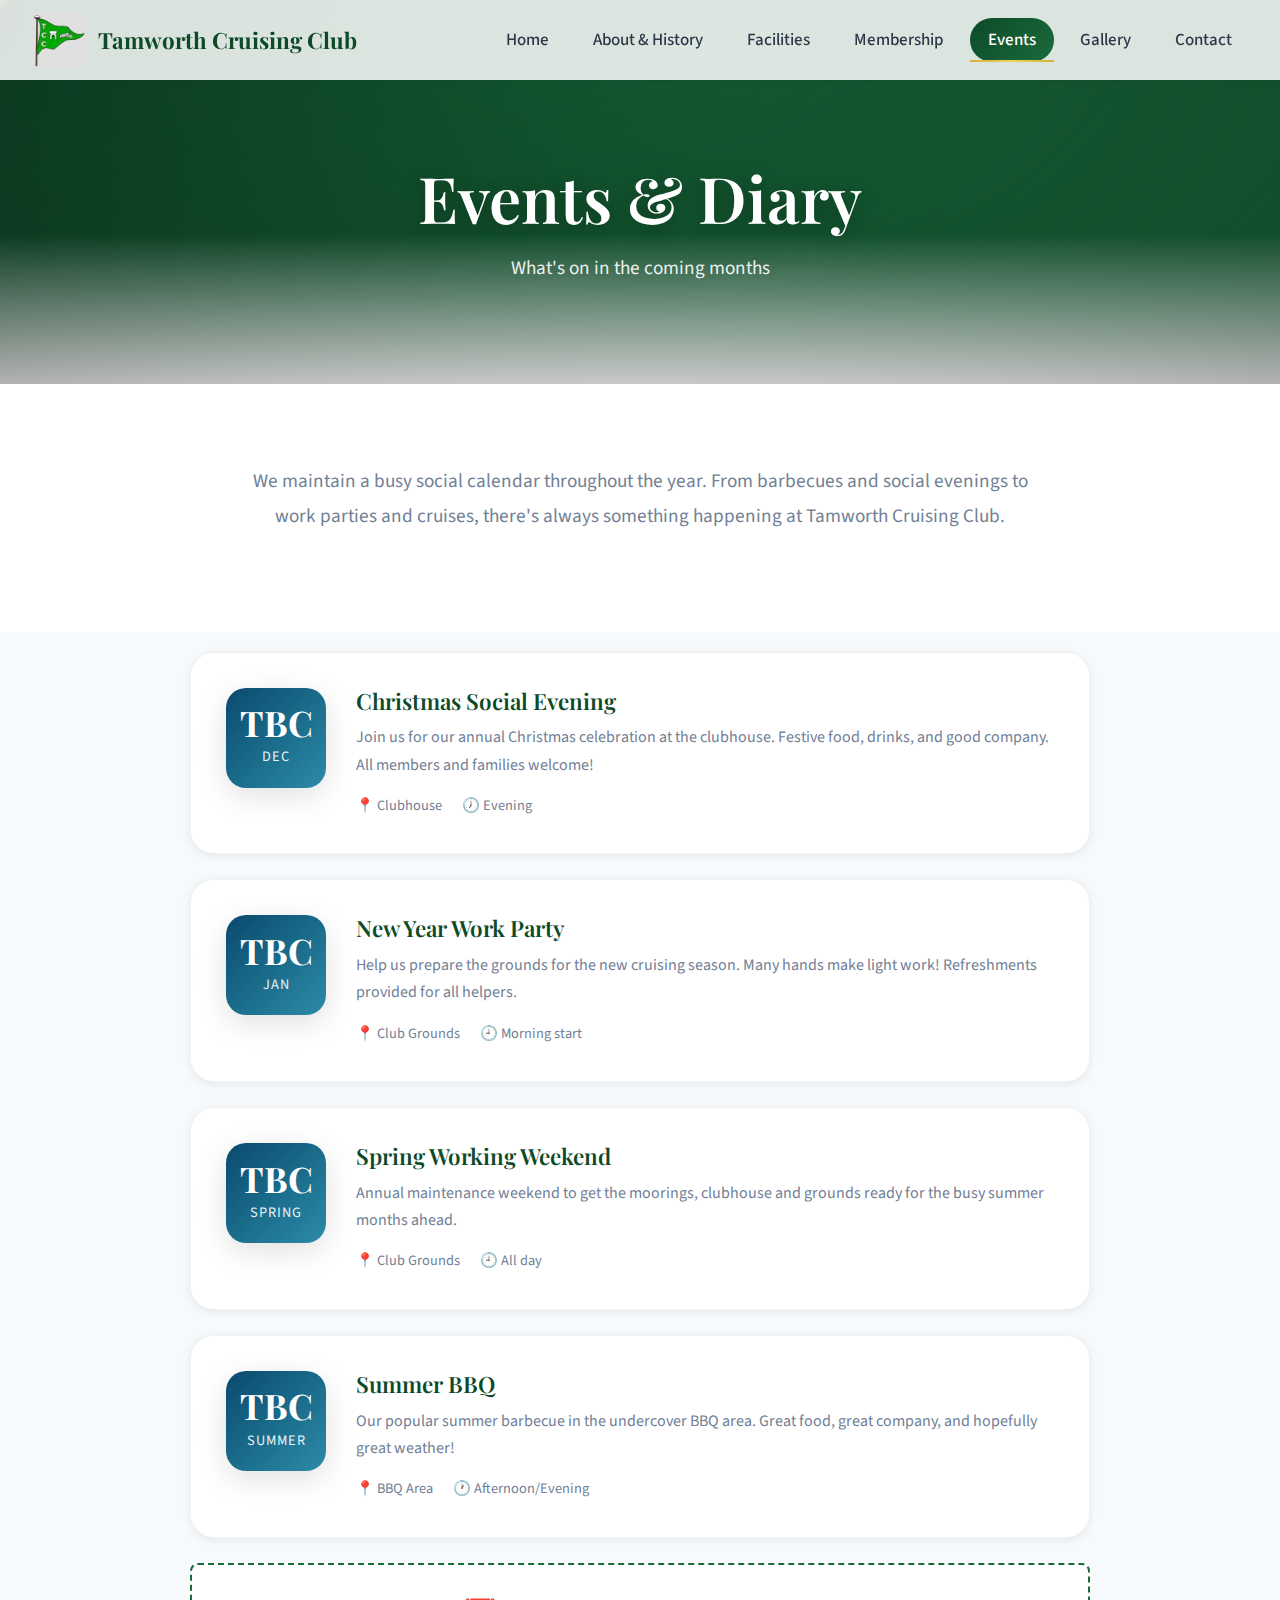
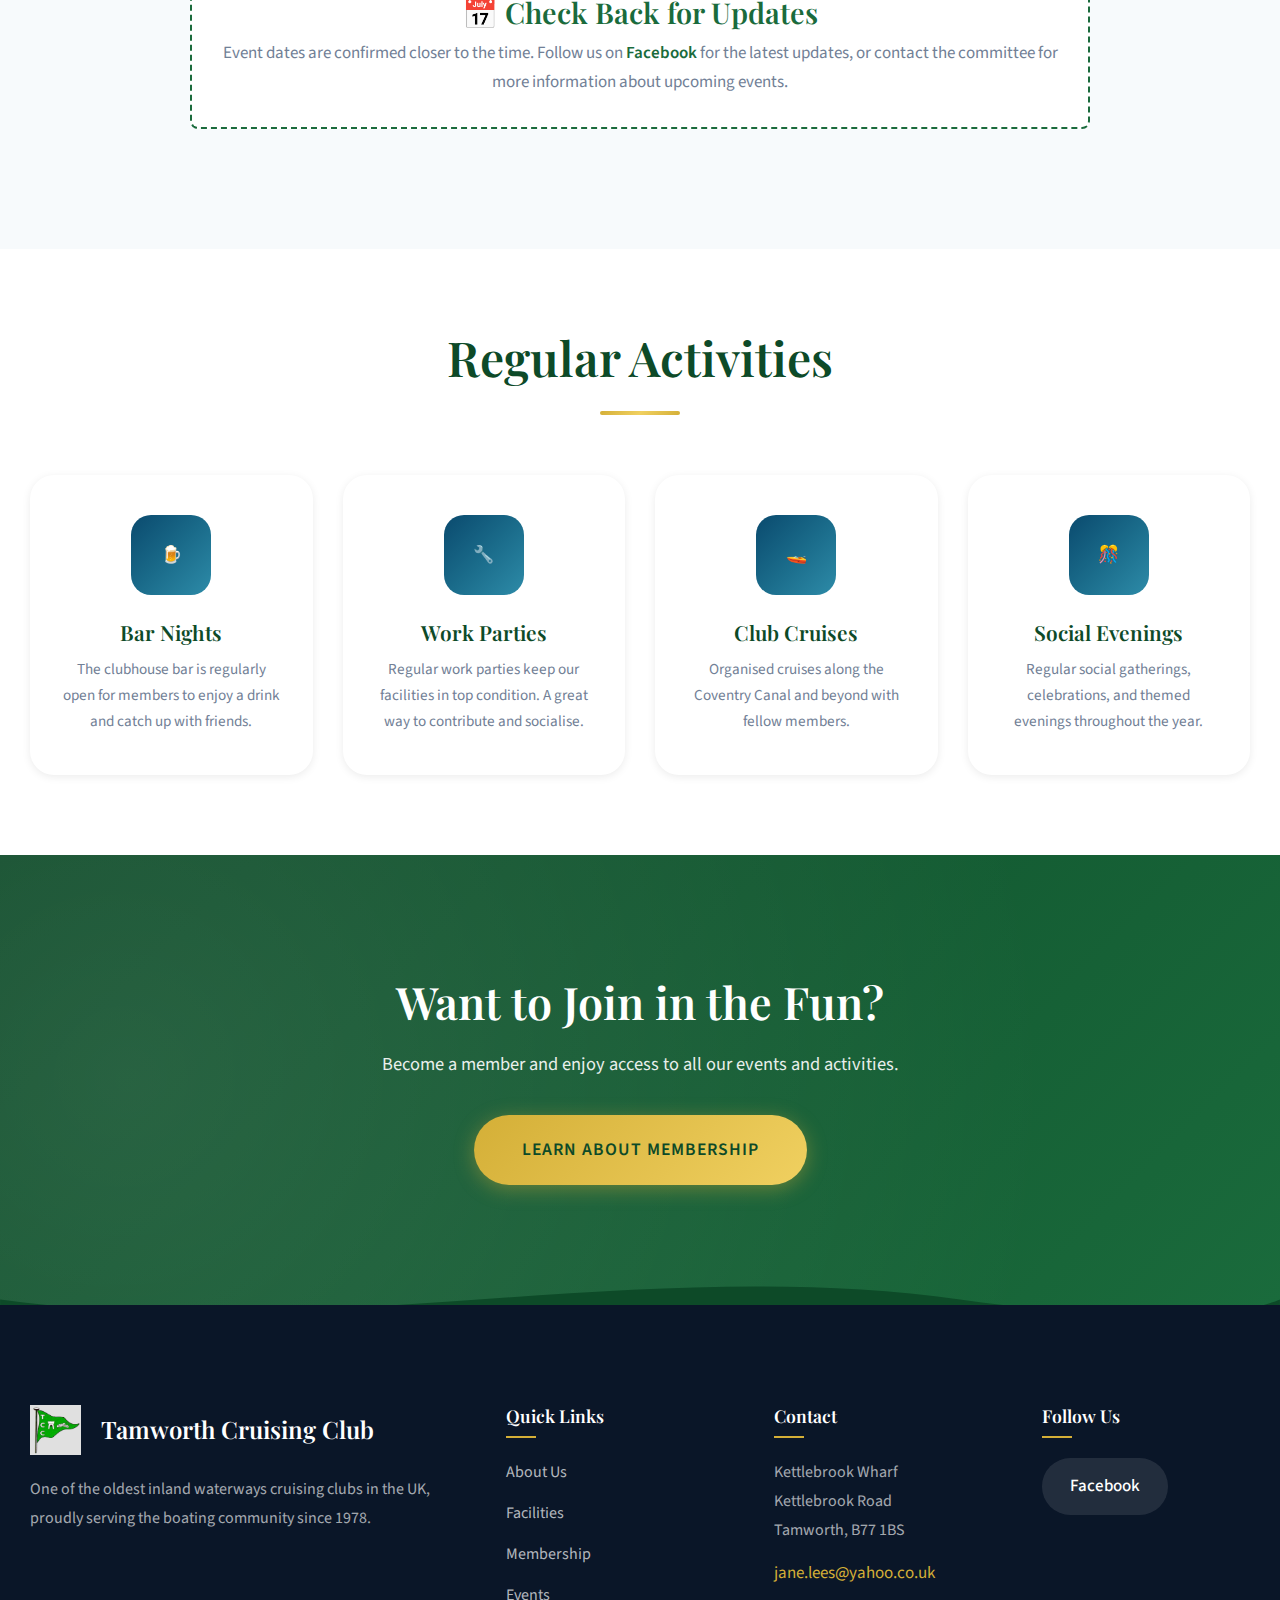
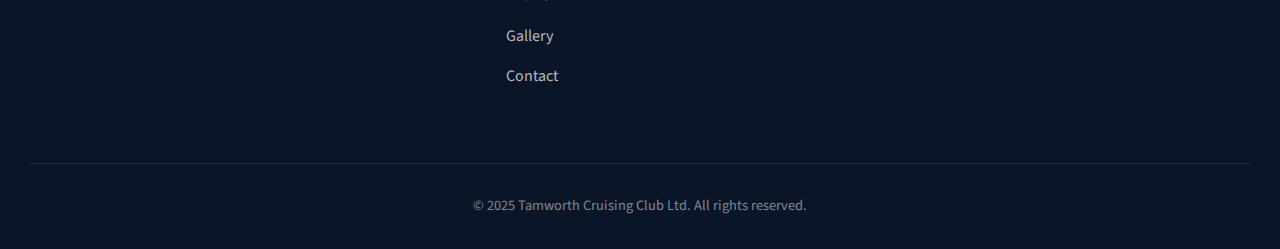
<file: events.html>
<!DOCTYPE html>
<html lang="en">
<head>
    <meta charset="UTF-8">
    <meta name="viewport" content="width=device-width, initial-scale=1.0">
    <title>Events & Diary | Tamworth Cruising Club</title>
    <meta name="description" content="See what's on at Tamworth Cruising Club. Our busy social calendar includes regular events and activities for members.">
    <link rel="stylesheet" href="styles.css">
    <link rel="preconnect" href="https://fonts.googleapis.com">
    <link rel="preconnect" href="https://fonts.gstatic.com" crossorigin>
    <link href="https://fonts.googleapis.com/css2?family=Playfair+Display:wght@400;600;700&family=Source+Sans+Pro:wght@300;400;600&display=swap" rel="stylesheet">
</head>
<body>
    <!-- Navigation -->
    <nav class="navbar">
        <div class="nav-container">
            <a href="index.html" class="logo">
                <img src="images/tcc4.jpg" alt="TCC" class="logo-img">
                <span class="logo-text">Tamworth Cruising Club</span>
            </a>
            <button class="nav-toggle" aria-label="Toggle navigation">
                <span></span>
                <span></span>
                <span></span>
            </button>
            <ul class="nav-menu">
                <li><a href="index.html">Home</a></li>
                <li><a href="about.html">About & History</a></li>
                <li><a href="facilities.html">Facilities</a></li>
                <li><a href="membership.html">Membership</a></li>
                <li><a href="events.html" class="active">Events</a></li>
                <li><a href="gallery.html">Gallery</a></li>
                <li><a href="contact.html">Contact</a></li>
            </ul>
        </div>
    </nav>

    <!-- Page Header -->
    <header class="page-header">
        <div class="container">
            <h1>Events & Diary</h1>
            <p>What's on in the coming months</p>
        </div>
    </header>

    <!-- Intro -->
    <section class="content-section">
        <div class="container">
            <div class="content-text" style="max-width: 800px; margin: 0 auto; text-align: center;">
                <p style="font-size: 1.2rem;">We maintain a busy social calendar throughout the year. From barbecues and social evenings to work parties and cruises, there's always something happening at Tamworth Cruising Club.</p>
            </div>
        </div>
    </section>

    <!-- Events List -->
    <section class="section" style="background: var(--color-bg-alt); padding-top: 20px;">
        <div class="container">
            <div class="events-list">
                <!-- Placeholder events - these would be updated by the club -->
                <div class="event-card">
                    <div class="event-date">
                        <span class="day">TBC</span>
                        <span class="month">Dec</span>
                    </div>
                    <div class="event-content">
                        <h3>Christmas Social Evening</h3>
                        <p>Join us for our annual Christmas celebration at the clubhouse. Festive food, drinks, and good company. All members and families welcome!</p>
                        <div class="event-meta">
                            <span>📍 Clubhouse</span>
                            <span>🕖 Evening</span>
                        </div>
                    </div>
                </div>

                <div class="event-card">
                    <div class="event-date">
                        <span class="day">TBC</span>
                        <span class="month">Jan</span>
                    </div>
                    <div class="event-content">
                        <h3>New Year Work Party</h3>
                        <p>Help us prepare the grounds for the new cruising season. Many hands make light work! Refreshments provided for all helpers.</p>
                        <div class="event-meta">
                            <span>📍 Club Grounds</span>
                            <span>🕘 Morning start</span>
                        </div>
                    </div>
                </div>

                <div class="event-card">
                    <div class="event-date">
                        <span class="day">TBC</span>
                        <span class="month">Spring</span>
                    </div>
                    <div class="event-content">
                        <h3>Spring Working Weekend</h3>
                        <p>Annual maintenance weekend to get the moorings, clubhouse and grounds ready for the busy summer months ahead.</p>
                        <div class="event-meta">
                            <span>📍 Club Grounds</span>
                            <span>🕘 All day</span>
                        </div>
                    </div>
                </div>

                <div class="event-card">
                    <div class="event-date">
                        <span class="day">TBC</span>
                        <span class="month">Summer</span>
                    </div>
                    <div class="event-content">
                        <h3>Summer BBQ</h3>
                        <p>Our popular summer barbecue in the undercover BBQ area. Great food, great company, and hopefully great weather!</p>
                        <div class="event-meta">
                            <span>📍 BBQ Area</span>
                            <span>🕐 Afternoon/Evening</span>
                        </div>
                    </div>
                </div>

                <!-- Notice about updates -->
                <div class="events-notice">
                    <h3>📅 Check Back for Updates</h3>
                    <p>Event dates are confirmed closer to the time. Follow us on <a href="https://facebook.com/tamworthcc/" target="_blank" rel="noopener">Facebook</a> for the latest updates, or contact the committee for more information about upcoming events.</p>
                </div>
            </div>
        </div>
    </section>

    <!-- Regular Activities -->
    <section class="content-section">
        <div class="container">
            <h2 class="section-title">Regular Activities</h2>
            <div class="features-grid">
                <div class="feature-card">
                    <div class="feature-icon">🍺</div>
                    <h3>Bar Nights</h3>
                    <p>The clubhouse bar is regularly open for members to enjoy a drink and catch up with friends.</p>
                </div>
                <div class="feature-card">
                    <div class="feature-icon">🔧</div>
                    <h3>Work Parties</h3>
                    <p>Regular work parties keep our facilities in top condition. A great way to contribute and socialise.</p>
                </div>
                <div class="feature-card">
                    <div class="feature-icon">🚤</div>
                    <h3>Club Cruises</h3>
                    <p>Organised cruises along the Coventry Canal and beyond with fellow members.</p>
                </div>
                <div class="feature-card">
                    <div class="feature-icon">🎊</div>
                    <h3>Social Evenings</h3>
                    <p>Regular social gatherings, celebrations, and themed evenings throughout the year.</p>
                </div>
            </div>
        </div>
    </section>

    <!-- CTA Section -->
    <section class="section cta">
        <div class="container">
            <h2>Want to Join in the Fun?</h2>
            <p>Become a member and enjoy access to all our events and activities.</p>
            <a href="membership.html" class="btn btn-primary btn-large">Learn About Membership</a>
        </div>
    </section>

    <!-- Footer -->
    <footer class="footer">
        <div class="container">
            <div class="footer-grid">
                <div class="footer-about">
                    <h3><img src="images/tcc4.jpg" alt="TCC" style="height: 50px; display: inline-block; vertical-align: middle; margin-right: 10px;"> Tamworth Cruising Club</h3>
                    <p>One of the oldest inland waterways cruising clubs in the UK, proudly serving the boating community since 1978.</p>
                </div>
                <div class="footer-links">
                    <h4>Quick Links</h4>
                    <ul>
                        <li><a href="about.html">About Us</a></li>
                        <li><a href="facilities.html">Facilities</a></li>
                        <li><a href="membership.html">Membership</a></li>
                        <li><a href="events.html">Events</a></li>
                        <li><a href="gallery.html">Gallery</a></li>
                        <li><a href="contact.html">Contact</a></li>
                    </ul>
                </div>
                <div class="footer-contact">
                    <h4>Contact</h4>
                    <address>
                        Kettlebrook Wharf<br>
                        Kettlebrook Road<br>
                        Tamworth, B77 1BS
                    </address>
                    <p><a href="mailto:jane.lees@yahoo.co.uk">jane.lees@yahoo.co.uk</a></p>
                </div>
                <div class="footer-social">
                    <h4>Follow Us</h4>
                    <a href="https://facebook.com/tamworthcc/" target="_blank" rel="noopener" class="social-link">Facebook</a>
                </div>
            </div>
            <div class="footer-bottom">
                <p>&copy; 2025 Tamworth Cruising Club Ltd. All rights reserved.</p>
            </div>
        </div>
    </footer>

    <script src="script.js"></script>

    <style>
        .events-notice {
            background: var(--color-bg);
            border: 2px dashed var(--color-primary);
            border-radius: 8px;
            padding: 30px;
            text-align: center;
            margin-top: 20px;
        }

        .events-notice h3 {
            margin-bottom: 10px;
            color: var(--color-primary);
        }

        .events-notice p {
            margin: 0;
            color: var(--color-text-light);
        }

        .events-notice a {
            color: var(--color-primary);
            font-weight: 600;
        }
    </style>
</body>
</html>
</file>
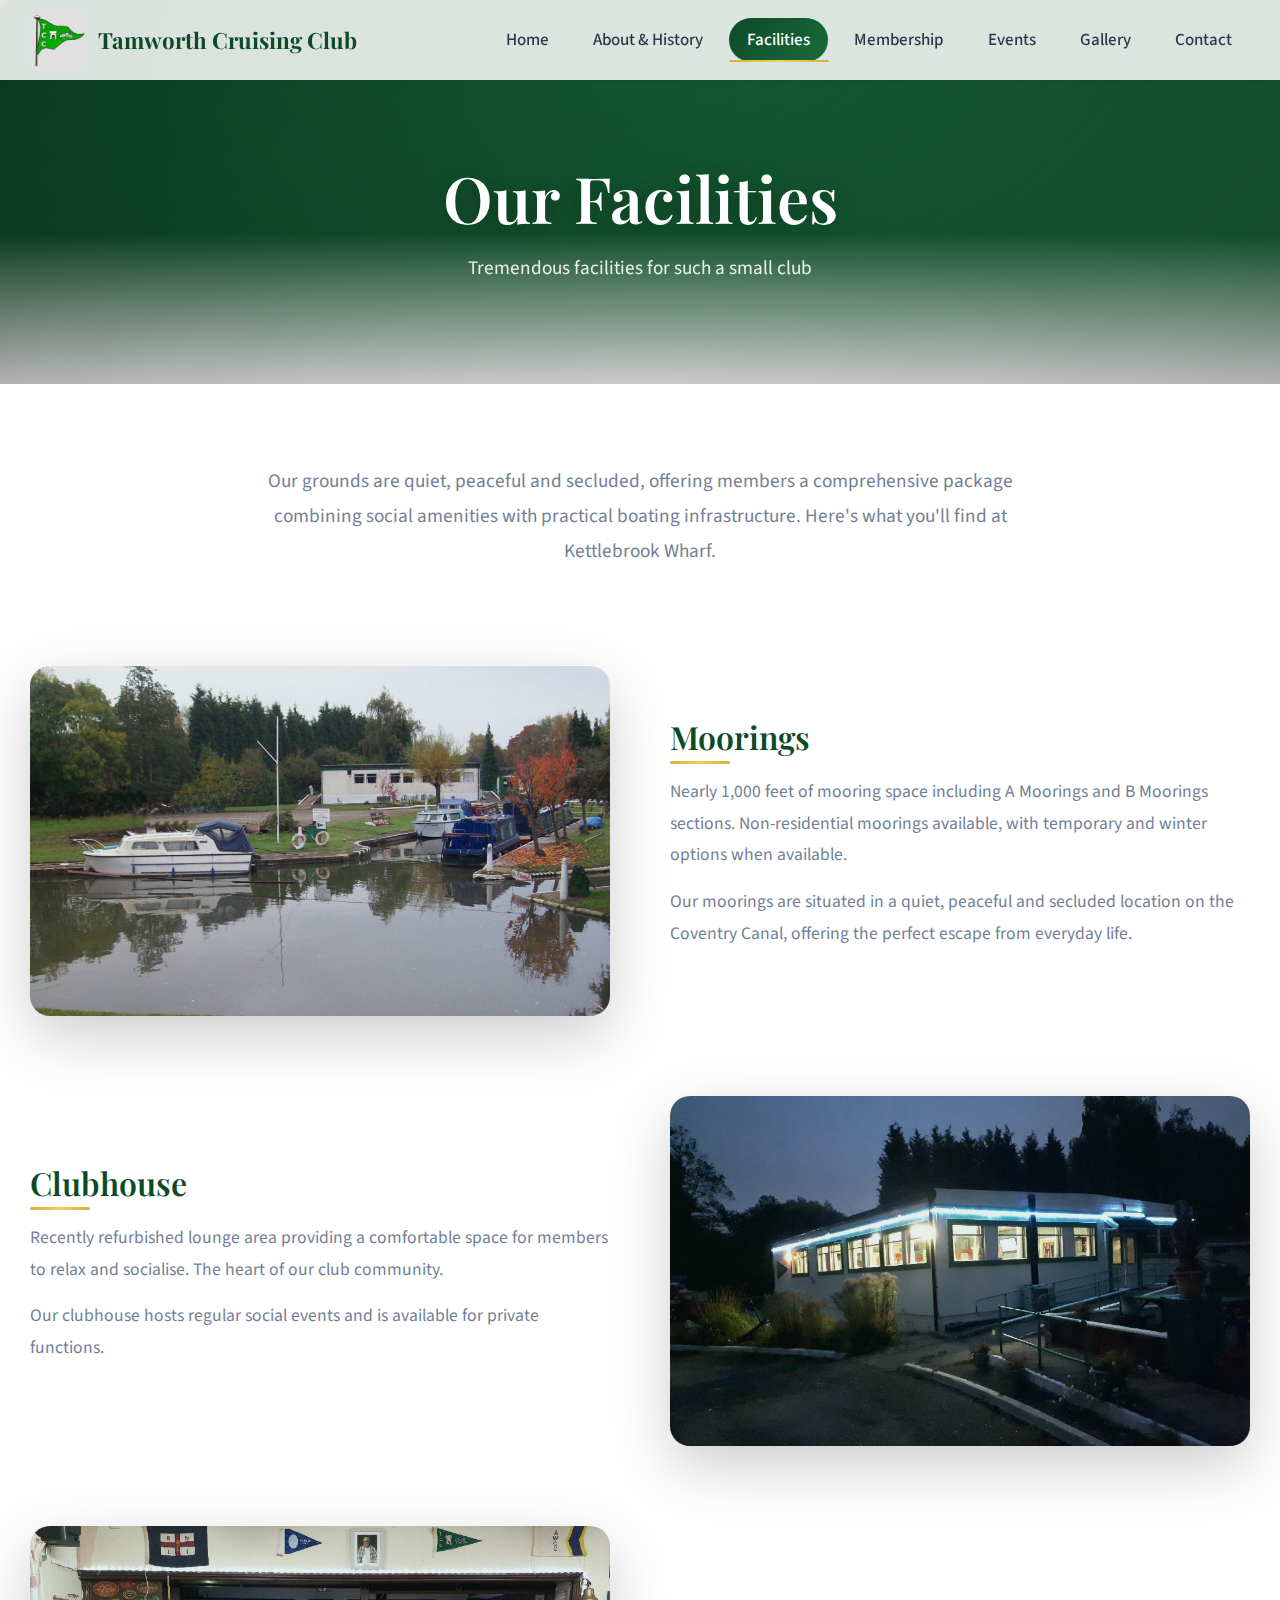
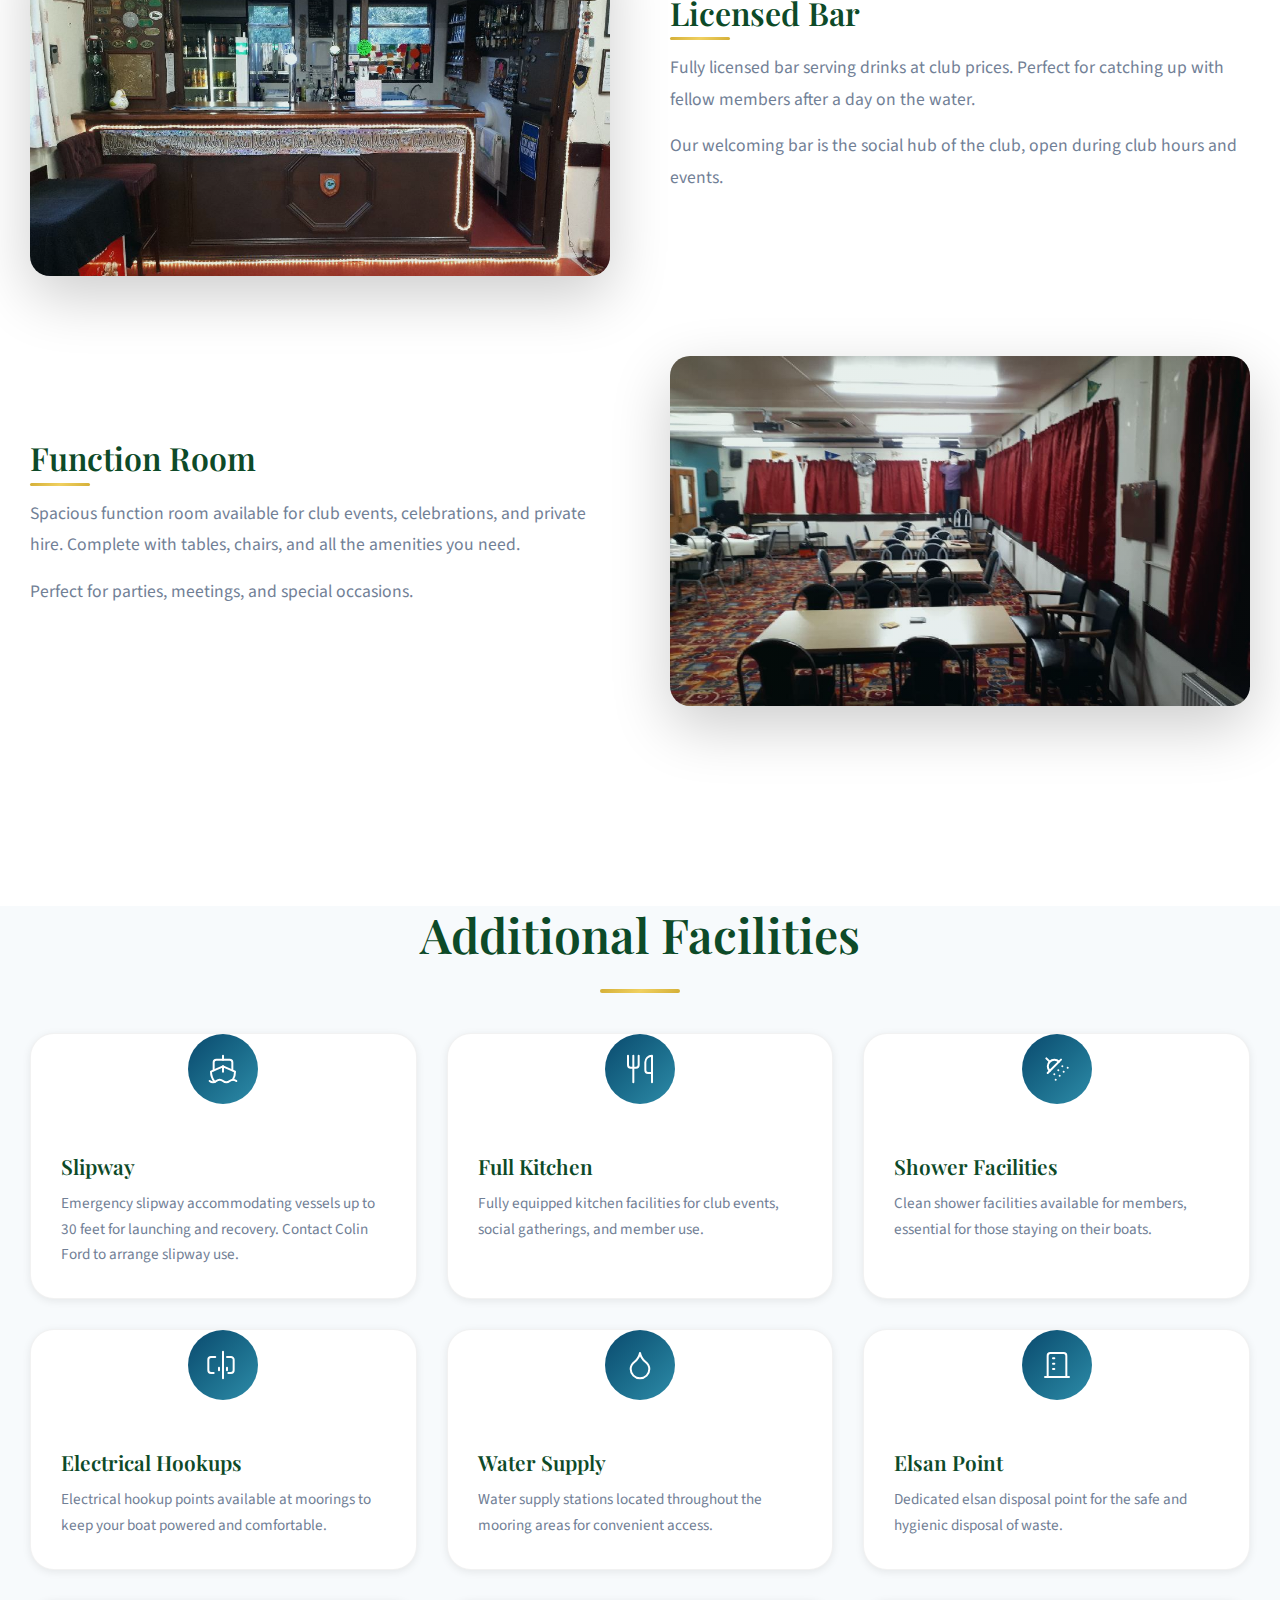
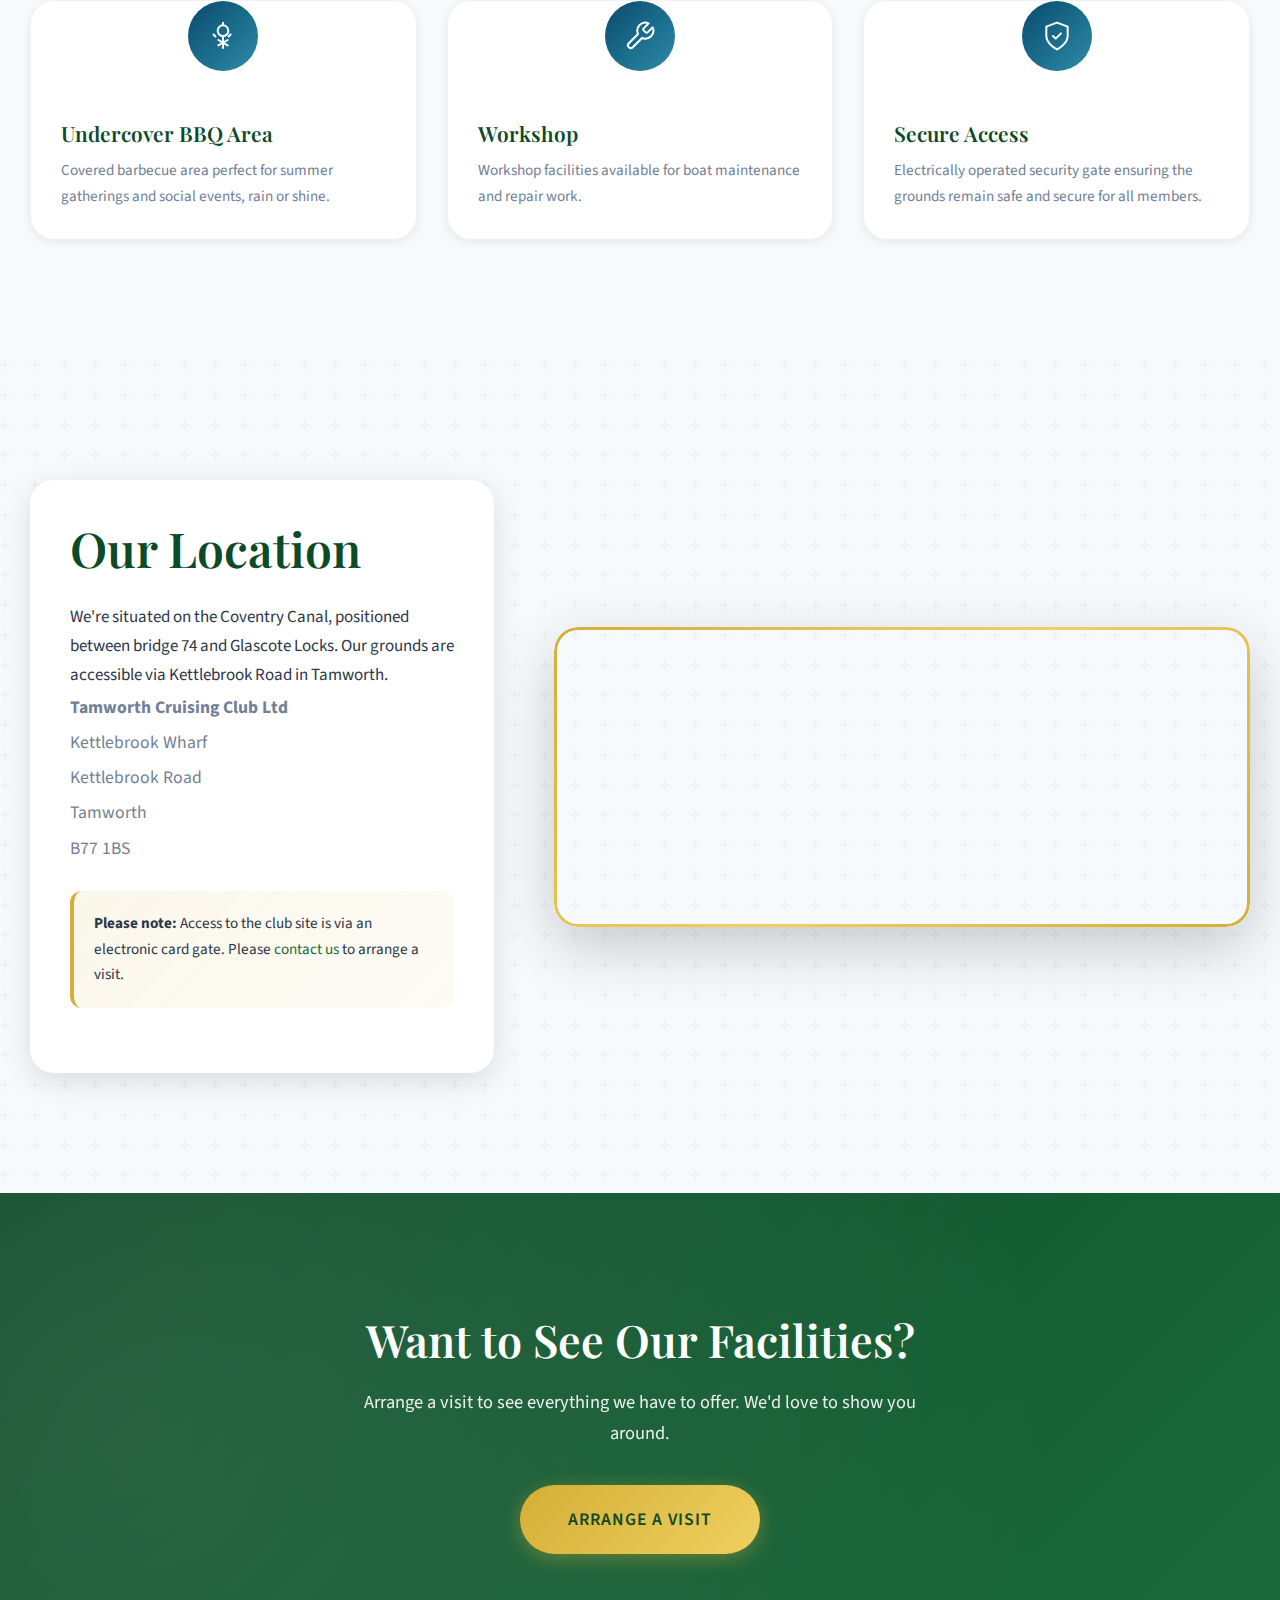
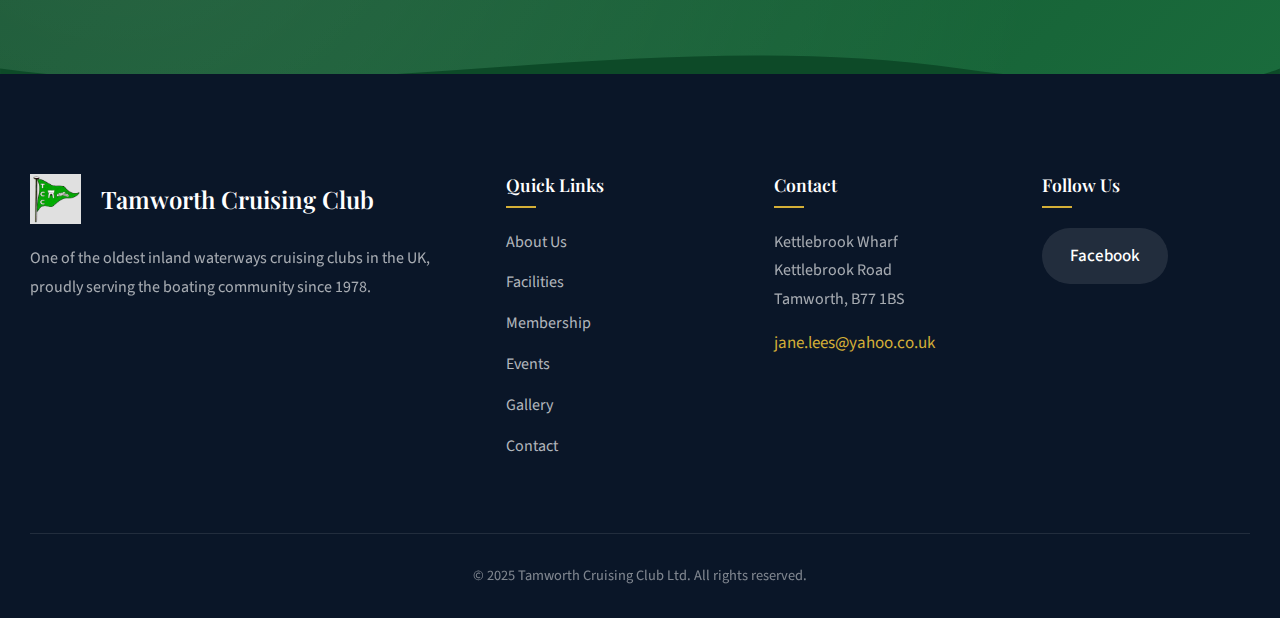
<file: facilities.html>
<!DOCTYPE html>
<html lang="en">
<head>
    <meta charset="UTF-8">
    <meta name="viewport" content="width=device-width, initial-scale=1.0">
    <title>Facilities | Tamworth Cruising Club</title>
    <meta name="description" content="Explore our facilities including moorings, clubhouse with licensed bar, slipway, and more at Tamworth Cruising Club on the Coventry Canal.">
    <link rel="stylesheet" href="styles.css">
    <link rel="preconnect" href="https://fonts.googleapis.com">
    <link rel="preconnect" href="https://fonts.gstatic.com" crossorigin>
    <link href="https://fonts.googleapis.com/css2?family=Playfair+Display:wght@400;600;700&family=Source+Sans+Pro:wght@300;400;600&display=swap" rel="stylesheet">
</head>
<body>
    <!-- Navigation -->
    <nav class="navbar">
        <div class="nav-container">
            <a href="index.html" class="logo">
                <img src="images/tcc4.jpg" alt="TCC" class="logo-img">
                <span class="logo-text">Tamworth Cruising Club</span>
            </a>
            <button class="nav-toggle" aria-label="Toggle navigation">
                <span></span>
                <span></span>
                <span></span>
            </button>
            <ul class="nav-menu">
                <li><a href="index.html">Home</a></li>
                <li><a href="about.html">About & History</a></li>
                <li><a href="facilities.html" class="active">Facilities</a></li>
                <li><a href="membership.html">Membership</a></li>
                <li><a href="events.html">Events</a></li>
                <li><a href="gallery.html">Gallery</a></li>
                <li><a href="contact.html">Contact</a></li>
            </ul>
        </div>
    </nav>

    <!-- Page Header -->
    <header class="page-header">
        <div class="container">
            <h1>Our Facilities</h1>
            <p>Tremendous facilities for such a small club</p>
        </div>
    </header>

    <!-- Intro Section -->
    <section class="content-section">
        <div class="container">
            <div class="content-text" style="max-width: 800px; margin: 0 auto; text-align: center;">
                <p style="font-size: 1.2rem;">Our grounds are quiet, peaceful and secluded, offering members a comprehensive package combining social amenities with practical boating infrastructure. Here's what you'll find at Kettlebrook Wharf.</p>
            </div>
        </div>
    </section>

    <!-- Featured Facilities with Photos -->
    <section class="section" style="padding-top: 0;">
        <div class="container">
            <!-- Moorings Feature -->
            <div class="facility-feature">
                <div class="facility-feature-image">
                    <img src="images/best canal 2.jpg" alt="Boats moored at Tamworth Cruising Club">
                </div>
                <div class="facility-feature-content">
                    <h3>Moorings</h3>
                    <p>Nearly 1,000 feet of mooring space including A Moorings and B Moorings sections. Non-residential moorings available, with temporary and winter options when available.</p>
                    <p>Our moorings are situated in a quiet, peaceful and secluded location on the Coventry Canal, offering the perfect escape from everyday life.</p>
                </div>
            </div>

            <!-- Clubhouse Feature -->
            <div class="facility-feature reverse">
                <div class="facility-feature-image">
                    <img src="images/exterior.jpg" alt="Tamworth Cruising Club clubhouse exterior">
                </div>
                <div class="facility-feature-content">
                    <h3>Clubhouse</h3>
                    <p>Recently refurbished lounge area providing a comfortable space for members to relax and socialise. The heart of our club community.</p>
                    <p>Our clubhouse hosts regular social events and is available for private functions.</p>
                </div>
            </div>

            <!-- Bar Feature -->
            <div class="facility-feature">
                <div class="facility-feature-image">
                    <img src="images/bar.jpg" alt="The club bar at Tamworth Cruising Club">
                </div>
                <div class="facility-feature-content">
                    <h3>Licensed Bar</h3>
                    <p>Fully licensed bar serving drinks at club prices. Perfect for catching up with fellow members after a day on the water.</p>
                    <p>Our welcoming bar is the social hub of the club, open during club hours and events.</p>
                </div>
            </div>

            <!-- Function Room Feature -->
            <div class="facility-feature reverse">
                <div class="facility-feature-image">
                    <img src="images/interior.jpg" alt="Function room interior">
                </div>
                <div class="facility-feature-content">
                    <h3>Function Room</h3>
                    <p>Spacious function room available for club events, celebrations, and private hire. Complete with tables, chairs, and all the amenities you need.</p>
                    <p>Perfect for parties, meetings, and special occasions.</p>
                </div>
            </div>
        </div>
    </section>

    <!-- Additional Facilities Grid -->
    <section class="section" style="padding-top: 0; background: var(--color-bg-alt);">
        <div class="container">
            <h2 class="section-title" style="margin-bottom: 40px;">Additional Facilities</h2>
            <div class="facilities-grid">
                <!-- Slipway -->
                <div class="facility-card">
                    <div class="facility-icon-wrapper">
                        <svg xmlns="http://www.w3.org/2000/svg" viewBox="0 0 24 24" fill="none" stroke="currentColor" stroke-width="1.5" stroke-linecap="round" stroke-linejoin="round"><path d="M2 21c.6.5 1.2 1 2.5 1 2.5 0 2.5-2 5-2 1.3 0 1.9.5 2.5 1 .6.5 1.2 1 2.5 1 2.5 0 2.5-2 5-2 1.3 0 1.9.5 2.5 1"/><path d="M19.38 20A11.6 11.6 0 0 0 21 14l-9-4-9 4c0 2.9.94 5.34 2.81 7.76"/><path d="M19 13V7a2 2 0 0 0-2-2H7a2 2 0 0 0-2 2v6"/><path d="M12 10v4"/><path d="M12 2v3"/></svg>
                    </div>
                    <div class="facility-content">
                        <h3>Slipway</h3>
                        <p>Emergency slipway accommodating vessels up to 30 feet for launching and recovery. Contact Colin Ford to arrange slipway use.</p>
                    </div>
                </div>

                <!-- Kitchen -->
                <div class="facility-card">
                    <div class="facility-icon-wrapper">
                        <svg xmlns="http://www.w3.org/2000/svg" viewBox="0 0 24 24" fill="none" stroke="currentColor" stroke-width="1.5" stroke-linecap="round" stroke-linejoin="round"><path d="M3 2v7c0 1.1.9 2 2 2h4a2 2 0 0 0 2-2V2"/><path d="M7 2v20"/><path d="M21 15V2v0a5 5 0 0 0-5 5v6c0 1.1.9 2 2 2h3Zm0 0v7"/></svg>
                    </div>
                    <div class="facility-content">
                        <h3>Full Kitchen</h3>
                        <p>Fully equipped kitchen facilities for club events, social gatherings, and member use.</p>
                    </div>
                </div>

                <!-- Showers -->
                <div class="facility-card">
                    <div class="facility-icon-wrapper">
                        <svg xmlns="http://www.w3.org/2000/svg" viewBox="0 0 24 24" fill="none" stroke="currentColor" stroke-width="1.5" stroke-linecap="round" stroke-linejoin="round"><path d="m4 4 2.5 2.5"/><path d="M13.5 6.5a4.95 4.95 0 0 0-7 7"/><path d="M15 5 5 15"/><path d="M14 17v.01"/><path d="M10 16v.01"/><path d="M13 13v.01"/><path d="M16 10v.01"/><path d="M11 20v.01"/><path d="M17 14v.01"/><path d="M20 11v.01"/></svg>
                    </div>
                    <div class="facility-content">
                        <h3>Shower Facilities</h3>
                        <p>Clean shower facilities available for members, essential for those staying on their boats.</p>
                    </div>
                </div>

                <!-- Electric Hookups -->
                <div class="facility-card">
                    <div class="facility-icon-wrapper">
                        <svg xmlns="http://www.w3.org/2000/svg" viewBox="0 0 24 24" fill="none" stroke="currentColor" stroke-width="1.5" stroke-linecap="round" stroke-linejoin="round"><path d="M5 18H3a2 2 0 0 1-2-2V8a2 2 0 0 1 2-2h3.19M15 6h2.81A2 2 0 0 1 20 8v8a2 2 0 0 1-2 2h-2"/><path d="M12 2v20"/><path d="M9 14v2"/><path d="M15 14v2"/></svg>
                    </div>
                    <div class="facility-content">
                        <h3>Electrical Hookups</h3>
                        <p>Electrical hookup points available at moorings to keep your boat powered and comfortable.</p>
                    </div>
                </div>

                <!-- Water Supply -->
                <div class="facility-card">
                    <div class="facility-icon-wrapper">
                        <svg xmlns="http://www.w3.org/2000/svg" viewBox="0 0 24 24" fill="none" stroke="currentColor" stroke-width="1.5" stroke-linecap="round" stroke-linejoin="round"><path d="M12 22a7 7 0 0 0 7-7c0-2-1-3.9-3-5.5s-3.5-4-4-6.5c-.5 2.5-2 4.9-4 6.5C6 11.1 5 13 5 15a7 7 0 0 0 7 7z"/></svg>
                    </div>
                    <div class="facility-content">
                        <h3>Water Supply</h3>
                        <p>Water supply stations located throughout the mooring areas for convenient access.</p>
                    </div>
                </div>

                <!-- Elsan Point -->
                <div class="facility-card">
                    <div class="facility-icon-wrapper">
                        <svg xmlns="http://www.w3.org/2000/svg" viewBox="0 0 24 24" fill="none" stroke="currentColor" stroke-width="1.5" stroke-linecap="round" stroke-linejoin="round"><path d="M19 21V5a2 2 0 0 0-2-2H7a2 2 0 0 0-2 2v16"/><path d="M3 21h18"/><path d="M9 7h1"/><path d="M9 11h1"/><path d="M9 15h1"/></svg>
                    </div>
                    <div class="facility-content">
                        <h3>Elsan Point</h3>
                        <p>Dedicated elsan disposal point for the safe and hygienic disposal of waste.</p>
                    </div>
                </div>

                <!-- BBQ Area -->
                <div class="facility-card">
                    <div class="facility-icon-wrapper">
                        <svg xmlns="http://www.w3.org/2000/svg" viewBox="0 0 24 24" fill="none" stroke="currentColor" stroke-width="1.5" stroke-linecap="round" stroke-linejoin="round"><path d="M12 12a4 4 0 1 0 0-8 4 4 0 0 0 0 8Z"/><path d="M12 12v9"/><path d="m15.5 15-7 4"/><path d="m8.5 15 7 4"/><path d="M12 4V2"/><path d="m4.93 10.93 1.41 1.41"/><path d="m17.66 10.93-1.41 1.41"/></svg>
                    </div>
                    <div class="facility-content">
                        <h3>Undercover BBQ Area</h3>
                        <p>Covered barbecue area perfect for summer gatherings and social events, rain or shine.</p>
                    </div>
                </div>

                <!-- Workshop -->
                <div class="facility-card">
                    <div class="facility-icon-wrapper">
                        <svg xmlns="http://www.w3.org/2000/svg" viewBox="0 0 24 24" fill="none" stroke="currentColor" stroke-width="1.5" stroke-linecap="round" stroke-linejoin="round"><path d="M14.7 6.3a1 1 0 0 0 0 1.4l1.6 1.6a1 1 0 0 0 1.4 0l3.77-3.77a6 6 0 0 1-7.94 7.94l-6.91 6.91a2.12 2.12 0 0 1-3-3l6.91-6.91a6 6 0 0 1 7.94-7.94l-3.76 3.76z"/></svg>
                    </div>
                    <div class="facility-content">
                        <h3>Workshop</h3>
                        <p>Workshop facilities available for boat maintenance and repair work.</p>
                    </div>
                </div>

                <!-- Security -->
                <div class="facility-card">
                    <div class="facility-icon-wrapper">
                        <svg xmlns="http://www.w3.org/2000/svg" viewBox="0 0 24 24" fill="none" stroke="currentColor" stroke-width="1.5" stroke-linecap="round" stroke-linejoin="round"><path d="M12 22s8-4 8-10V5l-8-3-8 3v7c0 6 8 10 8 10"/><path d="m9 12 2 2 4-4"/></svg>
                    </div>
                    <div class="facility-content">
                        <h3>Secure Access</h3>
                        <p>Electrically operated security gate ensuring the grounds remain safe and secure for all members.</p>
                    </div>
                </div>
            </div>
        </div>
    </section>

    <!-- Location Section -->
    <section class="section location">
        <div class="container">
            <div class="location-grid">
                <div class="location-info">
                    <h2>Our Location</h2>
                    <p>We're situated on the Coventry Canal, positioned between bridge 74 and Glascote Locks. Our grounds are accessible via Kettlebrook Road in Tamworth.</p>
                    <address>
                        <strong>Tamworth Cruising Club Ltd</strong><br>
                        Kettlebrook Wharf<br>
                        Kettlebrook Road<br>
                        Tamworth<br>
                        B77 1BS
                    </address>
                    <p class="location-note"><strong>Please note:</strong> Access to the club site is via an electronic card gate. Please <a href="contact.html">contact us</a> to arrange a visit.</p>
                </div>
                <div class="location-map">
                    <iframe
                        src="https://www.google.com/maps/embed?pb=!1m18!1m12!1m3!1d2415.8!2d-1.6847!3d52.6234!2m3!1f0!2f0!3f0!3m2!1i1024!2i768!4f13.1!3m3!1m2!1s0x0%3A0x0!2zNTLCsDM3JzI0LjIiTiAxwrA0MScwNC45Ilc!5e0!3m2!1sen!2suk!4v1234567890"
                        width="100%"
                        height="300"
                        style="border:0;"
                        allowfullscreen=""
                        loading="lazy"
                        title="Tamworth Cruising Club location map">
                    </iframe>
                </div>
            </div>
        </div>
    </section>

    <!-- CTA Section -->
    <section class="section cta">
        <div class="container">
            <h2>Want to See Our Facilities?</h2>
            <p>Arrange a visit to see everything we have to offer. We'd love to show you around.</p>
            <a href="contact.html" class="btn btn-primary btn-large">Arrange a Visit</a>
        </div>
    </section>

    <!-- Footer -->
    <footer class="footer">
        <div class="container">
            <div class="footer-grid">
                <div class="footer-about">
                    <h3><img src="images/tcc4.jpg" alt="TCC" style="height: 50px; display: inline-block; vertical-align: middle; margin-right: 10px;"> Tamworth Cruising Club</h3>
                    <p>One of the oldest inland waterways cruising clubs in the UK, proudly serving the boating community since 1978.</p>
                </div>
                <div class="footer-links">
                    <h4>Quick Links</h4>
                    <ul>
                        <li><a href="about.html">About Us</a></li>
                        <li><a href="facilities.html">Facilities</a></li>
                        <li><a href="membership.html">Membership</a></li>
                        <li><a href="events.html">Events</a></li>
                        <li><a href="gallery.html">Gallery</a></li>
                        <li><a href="contact.html">Contact</a></li>
                    </ul>
                </div>
                <div class="footer-contact">
                    <h4>Contact</h4>
                    <address>
                        Kettlebrook Wharf<br>
                        Kettlebrook Road<br>
                        Tamworth, B77 1BS
                    </address>
                    <p><a href="mailto:jane.lees@yahoo.co.uk">jane.lees@yahoo.co.uk</a></p>
                </div>
                <div class="footer-social">
                    <h4>Follow Us</h4>
                    <a href="https://facebook.com/tamworthcc/" target="_blank" rel="noopener" class="social-link">Facebook</a>
                </div>
            </div>
            <div class="footer-bottom">
                <p>&copy; 2025 Tamworth Cruising Club Ltd. All rights reserved.</p>
            </div>
        </div>
    </footer>

    <script src="script.js"></script>
</body>
</html>
</file>
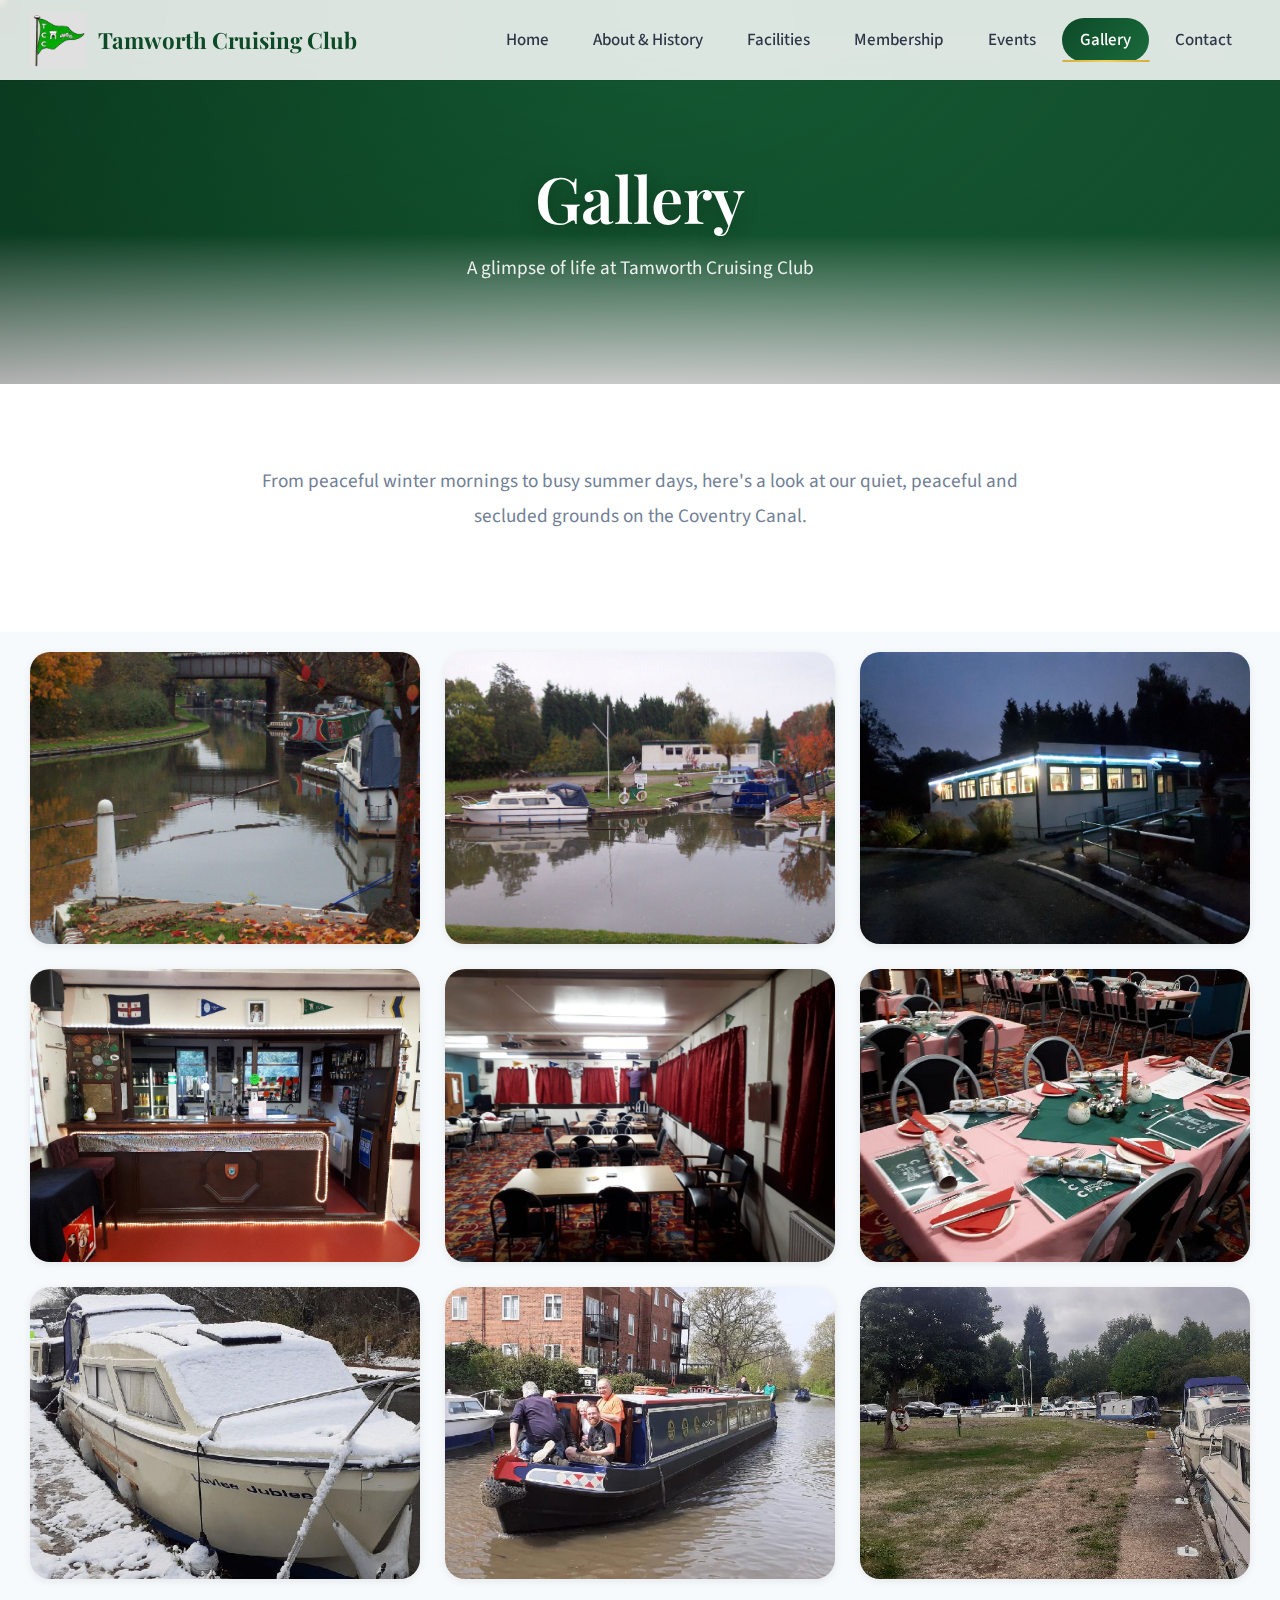
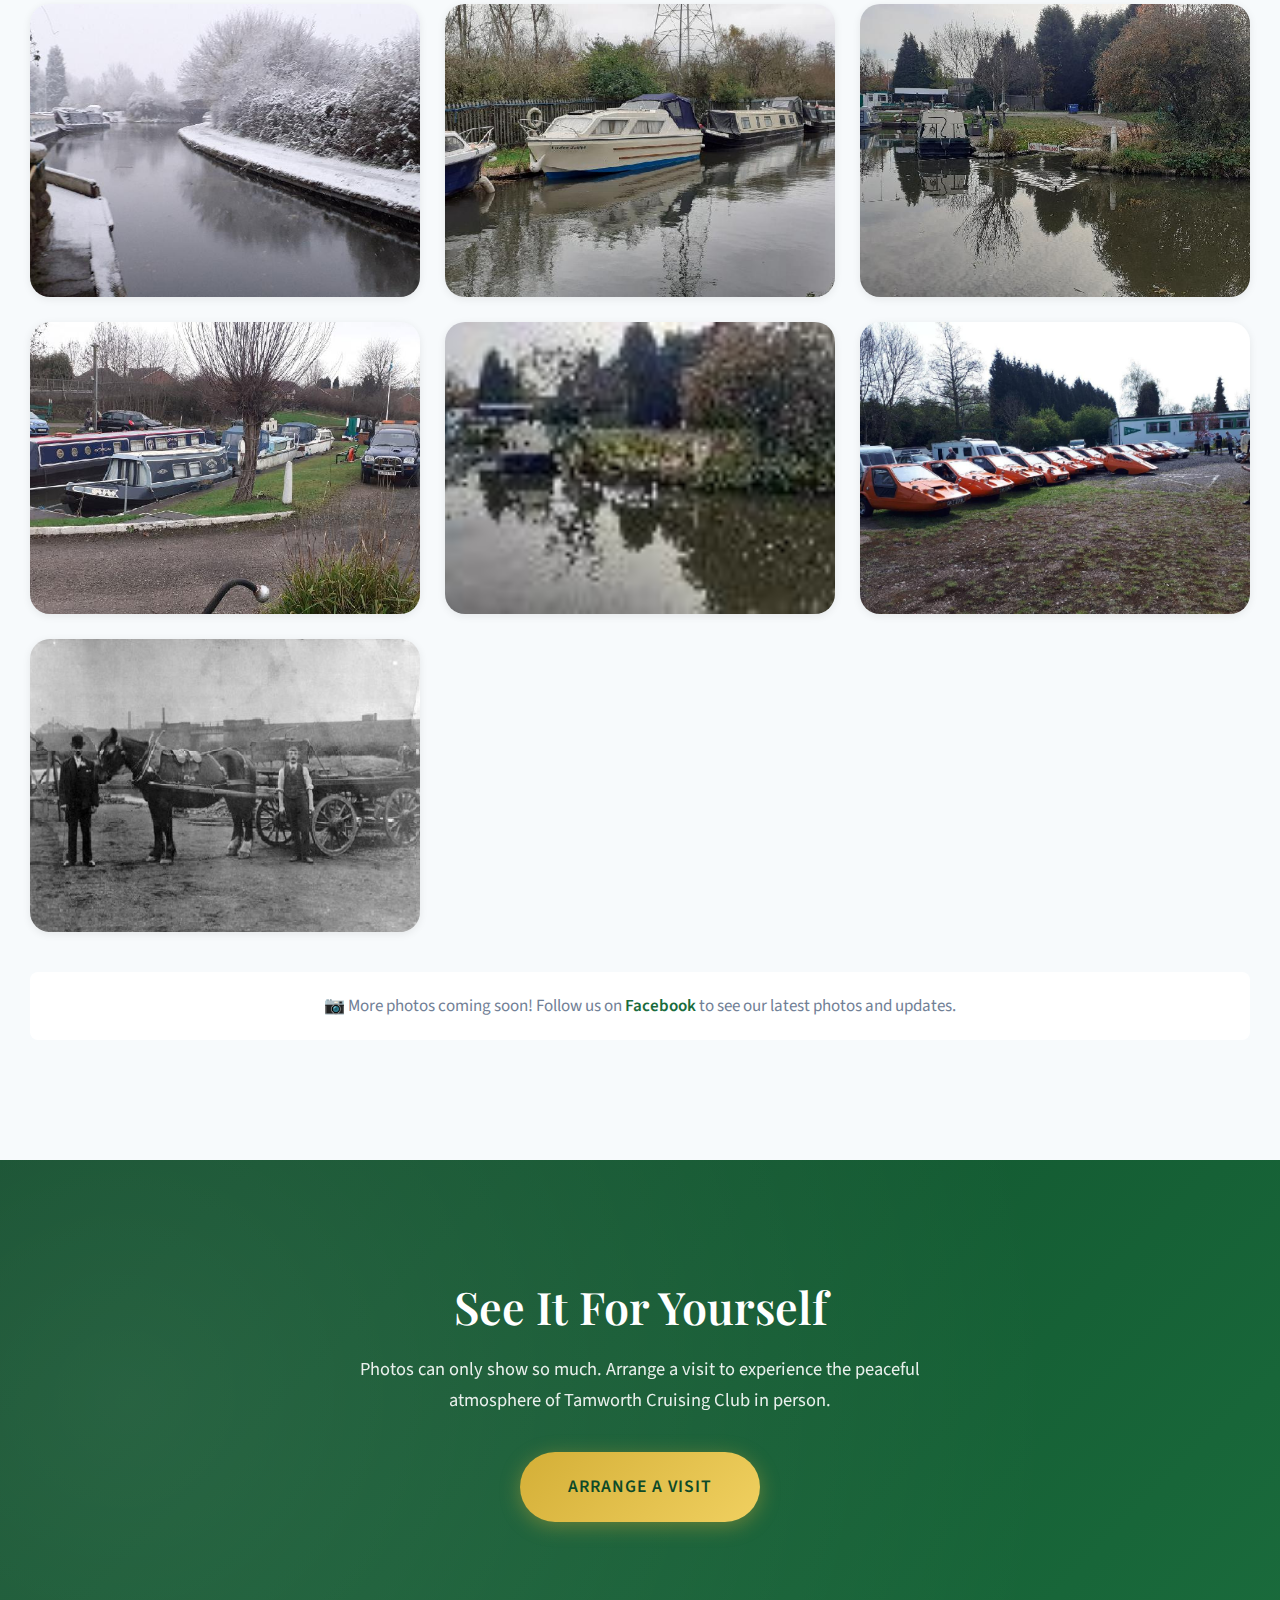
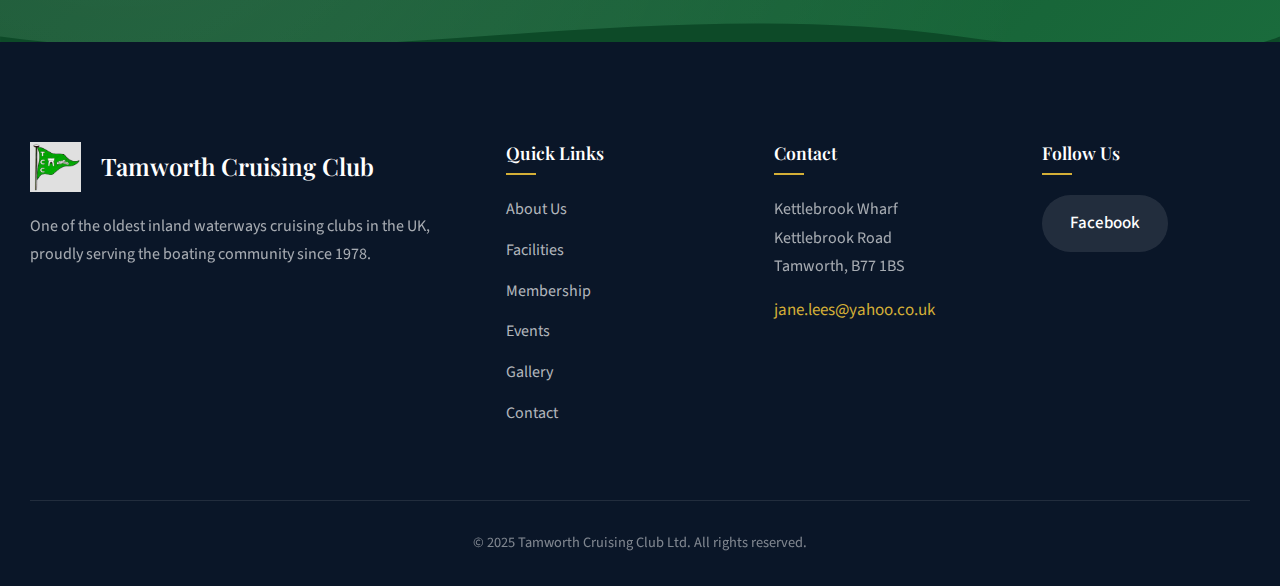
<file: gallery.html>
<!DOCTYPE html>
<html lang="en">
<head>
    <meta charset="UTF-8">
    <meta name="viewport" content="width=device-width, initial-scale=1.0">
    <title>Gallery | Tamworth Cruising Club</title>
    <meta name="description" content="Photo gallery of Tamworth Cruising Club - see our moorings, clubhouse, grounds and life on the Coventry Canal.">
    <link rel="stylesheet" href="styles.css">
    <link rel="preconnect" href="https://fonts.googleapis.com">
    <link rel="preconnect" href="https://fonts.gstatic.com" crossorigin>
    <link href="https://fonts.googleapis.com/css2?family=Playfair+Display:wght@400;600;700&family=Source+Sans+Pro:wght@300;400;600&display=swap" rel="stylesheet">
</head>
<body>
    <!-- Navigation -->
    <nav class="navbar">
        <div class="nav-container">
            <a href="index.html" class="logo">
                <img src="images/tcc4.jpg" alt="TCC" class="logo-img">
                <span class="logo-text">Tamworth Cruising Club</span>
            </a>
            <button class="nav-toggle" aria-label="Toggle navigation">
                <span></span>
                <span></span>
                <span></span>
            </button>
            <ul class="nav-menu">
                <li><a href="index.html">Home</a></li>
                <li><a href="about.html">About & History</a></li>
                <li><a href="facilities.html">Facilities</a></li>
                <li><a href="membership.html">Membership</a></li>
                <li><a href="events.html">Events</a></li>
                <li><a href="gallery.html" class="active">Gallery</a></li>
                <li><a href="contact.html">Contact</a></li>
            </ul>
        </div>
    </nav>

    <!-- Page Header -->
    <header class="page-header">
        <div class="container">
            <h1>Gallery</h1>
            <p>A glimpse of life at Tamworth Cruising Club</p>
        </div>
    </header>

    <!-- Gallery Intro -->
    <section class="content-section">
        <div class="container">
            <div class="content-text" style="max-width: 800px; margin: 0 auto; text-align: center;">
                <p style="font-size: 1.2rem;">From peaceful winter mornings to busy summer days, here's a look at our quiet, peaceful and secluded grounds on the Coventry Canal.</p>
            </div>
        </div>
    </section>

    <!-- Gallery Grid -->
    <section class="section" style="background: var(--color-bg-alt); padding-top: 20px;">
        <div class="container">
            <div class="gallery-grid">
                <div class="gallery-item">
                    <img src="images/best canal.jpg" alt="Autumn view of the canal with moored boats">
                    <div class="gallery-caption">Autumn on the Coventry Canal</div>
                </div>

                <div class="gallery-item">
                    <img src="images/best canal 2.jpg" alt="Beautiful canal view">
                    <div class="gallery-caption">Peaceful canal views</div>
                </div>

                <div class="gallery-item">
                    <img src="images/exterior.jpg" alt="Clubhouse exterior at night">
                    <div class="gallery-caption">The clubhouse at dusk</div>
                </div>

                <div class="gallery-item">
                    <img src="images/bar.jpg" alt="The club bar">
                    <div class="gallery-caption">Our welcoming bar</div>
                </div>

                <div class="gallery-item">
                    <img src="images/interior.jpg" alt="Clubhouse interior">
                    <div class="gallery-caption">Inside the clubhouse</div>
                </div>

                <div class="gallery-item">
                    <img src="images/interior2.jpg" alt="Clubhouse function room">
                    <div class="gallery-caption">Function room</div>
                </div>

                <div class="gallery-item">
                    <img src="images/boat.jpg" alt="Boats in winter snow">
                    <div class="gallery-caption">Winter wonderland at the moorings</div>
                </div>

                <div class="gallery-item">
                    <img src="images/boat (2).jpg" alt="Narrowboat on the canal">
                    <div class="gallery-caption">Life on the water</div>
                </div>

                <div class="gallery-item">
                    <img src="images/canal.jpg" alt="Canal scene">
                    <div class="gallery-caption">The Coventry Canal</div>
                </div>

                <div class="gallery-item">
                    <img src="images/canal 1.jpg" alt="Canal moorings">
                    <div class="gallery-caption">Our moorings</div>
                </div>

                <div class="gallery-item">
                    <img src="images/canal 2.jpg" alt="Canal view">
                    <div class="gallery-caption">Tranquil waters</div>
                </div>

                <div class="gallery-item">
                    <img src="images/canal 3.jpg" alt="Canal scenery">
                    <div class="gallery-caption">Canal scenery</div>
                </div>

                <div class="gallery-item">
                    <img src="images/canal 4.jpg" alt="Boats moored on canal">
                    <div class="gallery-caption">Boats at rest</div>
                </div>

                <div class="gallery-item">
                    <img src="images/canal 5.jpg" alt="Canal landscape">
                    <div class="gallery-caption">Beautiful surroundings</div>
                </div>

                <div class="gallery-item">
                    <img src="images/canal lots of boats.jpg" alt="Multiple boats moored">
                    <div class="gallery-caption">A busy day at the club</div>
                </div>

                <div class="gallery-item">
                    <img src="images/history photo.jpg" alt="Historic photo from early days">
                    <div class="gallery-caption">A glimpse into our history</div>
                </div>
            </div>

            <!-- Note about images -->
            <div class="gallery-notice">
                <p>📷 More photos coming soon! Follow us on <a href="https://facebook.com/tamworthcc/" target="_blank" rel="noopener">Facebook</a> to see our latest photos and updates.</p>
            </div>
        </div>
    </section>

    <!-- CTA Section -->
    <section class="section cta">
        <div class="container">
            <h2>See It For Yourself</h2>
            <p>Photos can only show so much. Arrange a visit to experience the peaceful atmosphere of Tamworth Cruising Club in person.</p>
            <a href="contact.html" class="btn btn-primary btn-large">Arrange a Visit</a>
        </div>
    </section>

    <!-- Footer -->
    <footer class="footer">
        <div class="container">
            <div class="footer-grid">
                <div class="footer-about">
                    <h3><img src="images/tcc4.jpg" alt="TCC" style="height: 50px; display: inline-block; vertical-align: middle; margin-right: 10px;"> Tamworth Cruising Club</h3>
                    <p>One of the oldest inland waterways cruising clubs in the UK, proudly serving the boating community since 1978.</p>
                </div>
                <div class="footer-links">
                    <h4>Quick Links</h4>
                    <ul>
                        <li><a href="about.html">About Us</a></li>
                        <li><a href="facilities.html">Facilities</a></li>
                        <li><a href="membership.html">Membership</a></li>
                        <li><a href="events.html">Events</a></li>
                        <li><a href="gallery.html">Gallery</a></li>
                        <li><a href="contact.html">Contact</a></li>
                    </ul>
                </div>
                <div class="footer-contact">
                    <h4>Contact</h4>
                    <address>
                        Kettlebrook Wharf<br>
                        Kettlebrook Road<br>
                        Tamworth, B77 1BS
                    </address>
                    <p><a href="mailto:jane.lees@yahoo.co.uk">jane.lees@yahoo.co.uk</a></p>
                </div>
                <div class="footer-social">
                    <h4>Follow Us</h4>
                    <a href="https://facebook.com/tamworthcc/" target="_blank" rel="noopener" class="social-link">Facebook</a>
                </div>
            </div>
            <div class="footer-bottom">
                <p>&copy; 2025 Tamworth Cruising Club Ltd. All rights reserved.</p>
            </div>
        </div>
    </footer>

    <script src="script.js"></script>

    <style>
        .gallery-placeholder {
            width: 100%;
            height: 100%;
            display: flex;
            flex-direction: column;
            align-items: center;
            justify-content: center;
            background: linear-gradient(135deg, var(--color-primary-light) 0%, var(--color-primary) 100%);
            color: white;
            font-size: 3rem;
            text-align: center;
        }

        .gallery-placeholder small {
            font-size: 0.9rem;
            margin-top: 10px;
            opacity: 0.9;
        }

        .gallery-notice {
            text-align: center;
            margin-top: 40px;
            padding: 20px;
            background: var(--color-bg);
            border-radius: 8px;
        }

        .gallery-notice p {
            margin: 0;
            color: var(--color-text-light);
        }

        .gallery-notice a {
            color: var(--color-primary);
            font-weight: 600;
        }
    </style>
</body>
</html>
</file>
<file: styles.css>
/* =============================================
   TAMWORTH CRUISING CLUB - PREMIUM STYLES
   WOW Factor Edition
   ============================================= */

/* CSS Variables */
:root {
    --color-primary: #1a6b3c;
    --color-primary-dark: #0d4a28;
    --color-primary-light: #2d8b52;
    --color-secondary: #d4af37;
    --color-secondary-light: #f0d060;
    --color-accent: #4CAF50;
    --color-accent-dark: #388E3C;
    --color-text: #2d3748;
    --color-text-light: #718096;
    --color-bg: #ffffff;
    --color-bg-alt: #f7fafc;
    --color-bg-dark: #0a1628;
    --font-heading: 'Playfair Display', Georgia, serif;
    --font-body: 'Source Sans Pro', -apple-system, BlinkMacSystemFont, sans-serif;
    --shadow-sm: 0 2px 8px rgba(0,0,0,0.08);
    --shadow-md: 0 8px 30px rgba(0,0,0,0.12);
    --shadow-lg: 0 20px 60px rgba(0,0,0,0.2);
    --shadow-glow: 0 0 40px rgba(212,175,55,0.3);
    --transition: 0.4s cubic-bezier(0.4, 0, 0.2, 1);
    --transition-slow: 0.8s cubic-bezier(0.4, 0, 0.2, 1);
    --max-width: 1400px;
    --gradient-gold: linear-gradient(135deg, #d4af37 0%, #f0d060 50%, #d4af37 100%);
    --gradient-ocean: linear-gradient(135deg, #0d4a28 0%, #1a6b3c 50%, #2d8b52 100%);
    --gradient-water: linear-gradient(135deg, #0a4a6e 0%, #1a6b8a 50%, #2d8ba8 100%);
    --gradient-hero: linear-gradient(180deg, #0d4a28 0%, #1a6b3c 40%, #1a5a6e 70%, #0a4a6e 100%);
    --color-water: #1a6b8a;
    --color-water-dark: #0a4a6e;
    --color-water-light: #2d9db8;
}

/* Reset & Base */
*, *::before, *::after {
    box-sizing: border-box;
    margin: 0;
    padding: 0;
}

html {
    scroll-behavior: smooth;
}

body {
    font-family: var(--font-body);
    font-size: 17px;
    line-height: 1.7;
    color: var(--color-text);
    background-color: var(--color-bg);
    overflow-x: hidden;
}

img {
    max-width: 100%;
    height: auto;
    display: block;
}

a {
    color: var(--color-primary);
    text-decoration: none;
    transition: all var(--transition);
}

a:hover {
    color: var(--color-secondary);
}

h1, h2, h3, h4 {
    font-family: var(--font-heading);
    font-weight: 600;
    line-height: 1.2;
    color: var(--color-primary-dark);
}

h1 { font-size: clamp(2.5rem, 5vw, 4rem); }
h2 { font-size: clamp(2rem, 4vw, 3rem); }
h3 { font-size: clamp(1.3rem, 2.5vw, 1.8rem); }
h4 { font-size: 1.25rem; }

/* Animated Background Gradient */
@keyframes gradientShift {
    0% { background-position: 0% 50%; }
    50% { background-position: 100% 50%; }
    100% { background-position: 0% 50%; }
}

/* Container */
.container {
    width: 100%;
    max-width: var(--max-width);
    margin: 0 auto;
    padding: 0 30px;
}

/* =============================================
   NAVIGATION - Glass Morphism
   ============================================= */
.navbar {
    position: fixed;
    top: 0;
    left: 0;
    right: 0;
    background: rgba(255, 255, 255, 0.85);
    backdrop-filter: blur(20px);
    -webkit-backdrop-filter: blur(20px);
    box-shadow: 0 1px 0 rgba(0,0,0,0.05);
    z-index: 1000;
    transition: all var(--transition);
}

.navbar.scrolled {
    background: rgba(255, 255, 255, 0.95);
    box-shadow: var(--shadow-md);
}

.nav-container {
    max-width: var(--max-width);
    margin: 0 auto;
    padding: 0 30px;
    display: flex;
    justify-content: space-between;
    align-items: center;
    height: 80px;
}

.logo {
    display: flex;
    align-items: center;
    gap: 12px;
    font-family: var(--font-heading);
    font-size: 1.4rem;
    font-weight: 700;
    color: var(--color-primary-dark);
    text-decoration: none;
}

.logo:hover {
    color: var(--color-primary);
    transform: scale(1.02);
}

.logo-img {
    height: 55px;
    width: auto;
    transition: transform var(--transition);
}

.logo:hover .logo-img {
    transform: rotate(-5deg) scale(1.05);
}

.logo-icon {
    font-size: 2rem;
    animation: float 3s ease-in-out infinite;
}

@keyframes float {
    0%, 100% { transform: translateY(0); }
    50% { transform: translateY(-5px); }
}

.nav-menu {
    display: flex;
    list-style: none;
    gap: 8px;
}

.nav-menu a {
    font-weight: 500;
    color: var(--color-text);
    padding: 10px 18px;
    border-radius: 50px;
    position: relative;
    transition: all var(--transition);
}

.nav-menu a:hover {
    color: var(--color-primary);
    background: rgba(10, 37, 64, 0.05);
}

.nav-menu a.active {
    color: white;
    background: var(--gradient-ocean);
    background-size: 200% 200%;
}

.nav-toggle {
    display: none;
    flex-direction: column;
    gap: 6px;
    background: none;
    border: none;
    cursor: pointer;
    padding: 8px;
    z-index: 1001;
}

.nav-toggle span {
    width: 28px;
    height: 3px;
    background: var(--color-primary-dark);
    border-radius: 3px;
    transition: var(--transition);
}

.nav-toggle.active span {
    background: white;
}

.nav-toggle.active span:nth-child(1) {
    transform: rotate(45deg) translate(6px, 6px);
}

.nav-toggle.active span:nth-child(2) {
    opacity: 0;
}

.nav-toggle.active span:nth-child(3) {
    transform: rotate(-45deg) translate(6px, -6px);
}

/* =============================================
   HERO SECTION - Cinematic
   ============================================= */
.hero {
    position: relative;
    min-height: 100vh;
    display: flex;
    align-items: center;
    justify-content: center;
    text-align: center;
    overflow: hidden;
}

.hero-bg {
    position: absolute;
    top: 0;
    left: 0;
    right: 0;
    bottom: 0;
    background: url('images/best canal.jpg') center center / cover no-repeat;
}

.hero-bg-overlay {
    position: absolute;
    top: 0;
    left: 0;
    right: 0;
    bottom: 0;
    background: linear-gradient(180deg, rgba(13,74,40,0.7) 0%, rgba(26,107,60,0.5) 40%, rgba(26,90,110,0.6) 70%, rgba(10,74,110,0.8) 100%);
}

/* Animated water effect */
.hero-bg::before {
    content: '';
    position: absolute;
    bottom: 0;
    left: 0;
    right: 0;
    height: 45%;
    background: linear-gradient(to top, rgba(26,107,138,0.6) 0%, rgba(45,155,184,0.3) 50%, transparent 100%);
    animation: wave 6s ease-in-out infinite;
}

/* Water ripple effect */
.hero-bg::after {
    content: '';
    position: absolute;
    bottom: 0;
    left: -50%;
    right: -50%;
    height: 50%;
    background:
        radial-gradient(ellipse at 20% 80%, rgba(45,155,184,0.2) 0%, transparent 50%),
        radial-gradient(ellipse at 80% 90%, rgba(26,107,138,0.25) 0%, transparent 50%),
        radial-gradient(ellipse at 50% 100%, rgba(10,74,110,0.3) 0%, transparent 60%);
    animation: waterMove 10s ease-in-out infinite;
}

@keyframes waterMove {
    0%, 100% { transform: translateX(0) scaleY(1); }
    50% { transform: translateX(2%) scaleY(1.05); }
}

@keyframes wave {
    0%, 100% { transform: translateY(0) scaleY(1); }
    50% { transform: translateY(-20px) scaleY(1.1); }
}

/* Floating particles */
.hero-particles {
    position: absolute;
    top: 0;
    left: 0;
    right: 0;
    bottom: 0;
    overflow: hidden;
    pointer-events: none;
}

.particle {
    position: absolute;
    width: 10px;
    height: 10px;
    background: rgba(255,255,255,0.1);
    border-radius: 50%;
    animation: particleFloat 20s infinite;
}

@keyframes particleFloat {
    0%, 100% {
        transform: translateY(100vh) rotate(0deg);
        opacity: 0;
    }
    10% { opacity: 1; }
    90% { opacity: 1; }
    100% {
        transform: translateY(-100vh) rotate(720deg);
        opacity: 0;
    }
}

.hero-overlay {
    position: absolute;
    top: 0;
    left: 0;
    right: 0;
    bottom: 0;
    background: radial-gradient(ellipse at center, transparent 0%, rgba(6,24,41,0.4) 100%);
}

.hero-content {
    position: relative;
    z-index: 1;
    max-width: 900px;
    padding: 40px;
    color: white;
}

.hero-badge {
    display: inline-block;
    padding: 8px 24px;
    background: rgba(255,255,255,0.15);
    backdrop-filter: blur(10px);
    border: 1px solid rgba(255,255,255,0.2);
    border-radius: 50px;
    font-size: 0.9rem;
    font-weight: 500;
    letter-spacing: 2px;
    text-transform: uppercase;
    margin-bottom: 25px;
    animation: fadeInDown 1s ease;
}

.hero h1 {
    color: white;
    font-size: clamp(3rem, 7vw, 5rem);
    margin-bottom: 20px;
    text-shadow: 0 4px 30px rgba(0,0,0,0.3);
    animation: fadeInUp 1s ease 0.2s both;
}

.hero-subtitle {
    font-size: clamp(1.2rem, 2.5vw, 1.6rem);
    font-weight: 300;
    margin-bottom: 15px;
    opacity: 0.95;
    animation: fadeInUp 1s ease 0.4s both;
}

.hero-tagline {
    font-size: 1.1rem;
    font-style: italic;
    margin-bottom: 40px;
    opacity: 0.85;
    animation: fadeInUp 1s ease 0.6s both;
}

.hero-buttons {
    display: flex;
    gap: 20px;
    justify-content: center;
    flex-wrap: wrap;
    animation: fadeInUp 1s ease 0.8s both;
}

@keyframes fadeInUp {
    from {
        opacity: 0;
        transform: translateY(30px);
    }
    to {
        opacity: 1;
        transform: translateY(0);
    }
}

@keyframes fadeInDown {
    from {
        opacity: 0;
        transform: translateY(-20px);
    }
    to {
        opacity: 1;
        transform: translateY(0);
    }
}

/* Scroll indicator */
.scroll-indicator {
    position: absolute;
    bottom: 40px;
    left: 50%;
    transform: translateX(-50%);
    animation: bounce 2s infinite;
}

.scroll-indicator span {
    display: block;
    width: 30px;
    height: 50px;
    border: 2px solid rgba(255,255,255,0.5);
    border-radius: 25px;
    position: relative;
}

.scroll-indicator span::before {
    content: '';
    position: absolute;
    top: 10px;
    left: 50%;
    width: 6px;
    height: 6px;
    background: white;
    border-radius: 50%;
    transform: translateX(-50%);
    animation: scrollDown 2s infinite;
}

@keyframes bounce {
    0%, 100% { transform: translateX(-50%) translateY(0); }
    50% { transform: translateX(-50%) translateY(10px); }
}

@keyframes scrollDown {
    0% { top: 10px; opacity: 1; }
    100% { top: 30px; opacity: 0; }
}

/* =============================================
   BUTTONS - Premium
   ============================================= */
.btn {
    display: inline-flex;
    align-items: center;
    justify-content: center;
    gap: 10px;
    padding: 16px 36px;
    font-family: var(--font-body);
    font-size: 1rem;
    font-weight: 600;
    text-transform: uppercase;
    letter-spacing: 1px;
    border-radius: 50px;
    border: none;
    cursor: pointer;
    transition: all var(--transition);
    text-decoration: none;
    position: relative;
    overflow: hidden;
}

.btn::before {
    content: '';
    position: absolute;
    top: 0;
    left: -100%;
    width: 100%;
    height: 100%;
    background: linear-gradient(90deg, transparent, rgba(255,255,255,0.3), transparent);
    transition: left 0.5s;
}

.btn:hover::before {
    left: 100%;
}

.btn-primary {
    background: var(--gradient-gold);
    background-size: 200% 200%;
    color: var(--color-primary-dark);
    box-shadow: 0 4px 20px rgba(212,175,55,0.4);
}

.btn-primary:hover {
    transform: translateY(-3px);
    box-shadow: 0 8px 30px rgba(212,175,55,0.5);
    color: var(--color-primary-dark);
}

.btn-secondary {
    background: transparent;
    color: white;
    border: 2px solid rgba(255,255,255,0.5);
    backdrop-filter: blur(10px);
}

.btn-secondary:hover {
    background: white;
    color: var(--color-primary-dark);
    border-color: white;
    transform: translateY(-3px);
}

.btn-outline {
    background: transparent;
    color: var(--color-primary);
    border: 2px solid var(--color-primary);
}

.btn-outline:hover {
    background: var(--color-primary);
    color: white;
    transform: translateY(-3px);
    box-shadow: var(--shadow-md);
}

.btn-large {
    padding: 20px 48px;
    font-size: 1.1rem;
}

/* =============================================
   SECTIONS
   ============================================= */
.section {
    padding: 120px 0;
    position: relative;
}

.section-title {
    text-align: center;
    margin-bottom: 60px;
    position: relative;
}

.section-title span {
    display: block;
    font-family: var(--font-body);
    font-size: 0.9rem;
    font-weight: 600;
    letter-spacing: 3px;
    text-transform: uppercase;
    color: var(--color-secondary);
    margin-bottom: 15px;
}

.section-title::after {
    content: '';
    display: block;
    width: 80px;
    height: 4px;
    background: var(--gradient-gold);
    margin: 25px auto 0;
    border-radius: 2px;
}

/* =============================================
   WELCOME SECTION - Split Design
   ============================================= */
.welcome {
    background: var(--color-bg);
    overflow: hidden;
}

.welcome-grid {
    display: grid;
    grid-template-columns: 1fr 1fr;
    gap: 80px;
    align-items: center;
}

.welcome-text h2 {
    margin-bottom: 25px;
}

.welcome-text p {
    margin-bottom: 20px;
    color: var(--color-text-light);
    font-size: 1.1rem;
}

.welcome-text .btn {
    margin-top: 20px;
}

.welcome-image {
    position: relative;
    border-radius: 20px;
    overflow: hidden;
    aspect-ratio: 4/3;
}

.welcome-image::before {
    content: '';
    position: absolute;
    top: -50%;
    left: -50%;
    width: 200%;
    height: 200%;
    background: conic-gradient(from 0deg, var(--color-secondary), var(--color-accent), var(--color-primary), var(--color-secondary));
    animation: rotate 10s linear infinite;
    opacity: 0;
    transition: opacity var(--transition);
}

.welcome-image:hover::before {
    opacity: 1;
}

@keyframes rotate {
    100% { transform: rotate(360deg); }
}

.welcome-image-inner {
    position: relative;
    width: 100%;
    height: 100%;
    background: var(--gradient-water);
    display: flex;
    align-items: center;
    justify-content: center;
    font-size: 6rem;
    border-radius: 18px;
    margin: 3px;
}

.welcome-image img {
    position: absolute;
    width: calc(100% - 6px);
    height: calc(100% - 6px);
    object-fit: cover;
    border-radius: 18px;
    top: 3px;
    left: 3px;
}

/* Stats bar */
.stats-bar {
    display: grid;
    grid-template-columns: repeat(4, 1fr);
    gap: 30px;
    margin-top: 60px;
    padding-top: 60px;
    border-top: 1px solid rgba(0,0,0,0.08);
}

.stat-item {
    text-align: center;
}

.stat-number {
    font-family: var(--font-heading);
    font-size: 3rem;
    font-weight: 700;
    background: var(--gradient-gold);
    -webkit-background-clip: text;
    -webkit-text-fill-color: transparent;
    background-clip: text;
    line-height: 1;
}

.stat-label {
    font-size: 0.95rem;
    color: var(--color-text-light);
    margin-top: 8px;
}

/* =============================================
   FEATURES SECTION - Cards with Hover
   ============================================= */
.features {
    background: linear-gradient(180deg, var(--color-bg-alt) 0%, var(--color-bg) 100%);
}

.features-grid {
    display: grid;
    grid-template-columns: repeat(4, 1fr);
    gap: 30px;
}

.feature-card {
    background: var(--color-bg);
    padding: 40px 30px;
    border-radius: 24px;
    text-align: center;
    box-shadow: var(--shadow-sm);
    transition: all var(--transition);
    position: relative;
    overflow: hidden;
}

.feature-card::before {
    content: '';
    position: absolute;
    top: 0;
    left: 0;
    right: 0;
    height: 4px;
    background: var(--gradient-gold);
    transform: scaleX(0);
    transition: transform var(--transition);
}

.feature-card:hover {
    transform: translateY(-10px);
    box-shadow: var(--shadow-lg);
}

.feature-card:hover::before {
    transform: scaleX(1);
}

.feature-icon {
    width: 80px;
    height: 80px;
    margin: 0 auto 25px;
    background: var(--gradient-water);
    border-radius: 20px;
    display: flex;
    align-items: center;
    justify-content: center;
    transition: all var(--transition);
}

.feature-icon svg {
    width: 40px;
    height: 40px;
    stroke: white;
}

.feature-card:hover .feature-icon {
    transform: scale(1.1);
    background: var(--gradient-gold);
    box-shadow: 0 8px 25px rgba(212,175,55,0.4);
}

.feature-card:hover .feature-icon svg {
    stroke: var(--color-primary-dark);
}

/* Prevent background overlay on card hover - keep text readable */
.feature-card {
    background: white !important;
}

.feature-card h3 {
    margin-bottom: 12px;
    font-size: 1.3rem;
}

.feature-card p {
    color: var(--color-text-light);
    font-size: 0.95rem;
    line-height: 1.7;
}

.features-cta {
    text-align: center;
    margin-top: 60px;
}

/* =============================================
   NEWS SECTION - Modern Cards
   ============================================= */
.news {
    background: var(--color-bg);
}

.news-grid {
    display: grid;
    grid-template-columns: repeat(3, 1fr);
    gap: 30px;
}

.news-card {
    background: var(--color-bg);
    border-radius: 20px;
    overflow: hidden;
    box-shadow: var(--shadow-sm);
    transition: all var(--transition);
    border: 1px solid rgba(0,0,0,0.05);
}

.news-card:hover {
    transform: translateY(-8px);
    box-shadow: var(--shadow-lg);
}

.news-card-header {
    background: var(--gradient-water);
    padding: 25px;
    position: relative;
    overflow: hidden;
}

.news-card-header::before {
    content: '';
    position: absolute;
    top: -50%;
    right: -50%;
    width: 100%;
    height: 200%;
    background: radial-gradient(circle, rgba(255,255,255,0.1) 0%, transparent 60%);
}

.news-date {
    display: inline-flex;
    flex-direction: column;
    align-items: center;
    background: white;
    padding: 12px 20px;
    border-radius: 12px;
    box-shadow: var(--shadow-md);
}

.news-date .day {
    font-family: var(--font-heading);
    font-size: 1.8rem;
    font-weight: 700;
    color: var(--color-primary-dark);
    line-height: 1;
}

.news-date .month {
    font-size: 0.8rem;
    font-weight: 600;
    text-transform: uppercase;
    color: var(--color-secondary);
    letter-spacing: 1px;
}

.news-content {
    padding: 30px;
}

.news-content h3 {
    font-size: 1.25rem;
    margin-bottom: 12px;
    transition: color var(--transition);
}

.news-card:hover .news-content h3 {
    color: var(--color-accent-dark);
}

.news-content p {
    font-size: 0.95rem;
    color: var(--color-text-light);
    margin-bottom: 15px;
    line-height: 1.7;
}

.news-content a {
    font-weight: 600;
    color: var(--color-secondary);
    display: inline-flex;
    align-items: center;
    gap: 5px;
}

.news-content a::after {
    content: '→';
    transition: transform var(--transition);
}

.news-content a:hover::after {
    transform: translateX(5px);
}

.news-cta {
    text-align: center;
    margin-top: 60px;
}

/* =============================================
   LOCATION SECTION
   ============================================= */
.location {
    background: var(--color-bg-alt);
    position: relative;
    overflow: hidden;
}

.location::before {
    content: '';
    position: absolute;
    top: 0;
    left: 0;
    right: 0;
    bottom: 0;
    background: url("data:image/svg+xml,%3Csvg width='60' height='60' viewBox='0 0 60 60' xmlns='http://www.w3.org/2000/svg'%3E%3Cg fill='none' fill-rule='evenodd'%3E%3Cg fill='%230a2540' fill-opacity='0.03'%3E%3Cpath d='M36 34v-4h-2v4h-4v2h4v4h2v-4h4v-2h-4zm0-30V0h-2v4h-4v2h4v4h2V6h4V4h-4zM6 34v-4H4v4H0v2h4v4h2v-4h4v-2H6zM6 4V0H4v4H0v2h4v4h2V6h4V4H6z'/%3E%3C/g%3E%3C/g%3E%3C/svg%3E");
}

.location-grid {
    display: grid;
    grid-template-columns: 1fr 1.5fr;
    gap: 60px;
    align-items: center;
    position: relative;
}

.location-info {
    padding: 40px;
    background: white;
    border-radius: 24px;
    box-shadow: var(--shadow-md);
}

.location-info h2 {
    margin-bottom: 25px;
}

.location-info address {
    font-style: normal;
    line-height: 2;
    margin-bottom: 25px;
    color: var(--color-text-light);
    font-size: 1.1rem;
}

.location-note {
    background: linear-gradient(135deg, rgba(212,175,55,0.1) 0%, rgba(212,175,55,0.05) 100%);
    padding: 20px;
    border-radius: 12px;
    border-left: 4px solid var(--color-secondary);
    margin-bottom: 25px;
    font-size: 0.95rem;
}

.location-map {
    border-radius: 24px;
    overflow: hidden;
    box-shadow: var(--shadow-lg);
    position: relative;
}

.location-map::before {
    content: '';
    position: absolute;
    inset: 0;
    border-radius: 24px;
    padding: 3px;
    background: var(--gradient-gold);
    -webkit-mask: linear-gradient(#fff 0 0) content-box, linear-gradient(#fff 0 0);
    mask: linear-gradient(#fff 0 0) content-box, linear-gradient(#fff 0 0);
    -webkit-mask-composite: xor;
    mask-composite: exclude;
    pointer-events: none;
}

.location-map iframe {
    display: block;
}

/* =============================================
   CTA SECTION - Premium
   ============================================= */
.cta {
    background: var(--gradient-ocean);
    background-size: 200% 200%;
    animation: gradientShift 10s ease infinite;
    color: white;
    text-align: center;
    position: relative;
    overflow: hidden;
}

.cta::before {
    content: '';
    position: absolute;
    top: -50%;
    left: -50%;
    width: 200%;
    height: 200%;
    background: radial-gradient(circle at 30% 50%, rgba(255,255,255,0.1) 0%, transparent 50%);
}

.cta .container {
    position: relative;
}

.cta h2 {
    color: white;
    margin-bottom: 20px;
    font-size: clamp(2rem, 4vw, 2.8rem);
}

.cta p {
    max-width: 600px;
    margin: 0 auto 35px;
    opacity: 0.9;
    font-size: 1.15rem;
}

/* =============================================
   FOOTER - Dark & Elegant
   ============================================= */
.footer {
    background: var(--color-bg-dark);
    color: rgba(255,255,255,0.8);
    padding: 100px 0 0;
    position: relative;
}

.footer::before {
    content: '';
    position: absolute;
    top: 0;
    left: 0;
    right: 0;
    height: 4px;
    background: var(--gradient-gold);
}

.footer-grid {
    display: grid;
    grid-template-columns: 2fr 1fr 1fr 1fr;
    gap: 60px;
    padding-bottom: 60px;
    border-bottom: 1px solid rgba(255,255,255,0.1);
}

.footer h3 {
    color: white;
    font-size: 1.5rem;
    margin-bottom: 20px;
    display: flex;
    align-items: center;
    gap: 10px;
}

.footer h4 {
    color: white;
    font-size: 1.1rem;
    margin-bottom: 20px;
    position: relative;
    padding-bottom: 12px;
}

.footer h4::after {
    content: '';
    position: absolute;
    bottom: 0;
    left: 0;
    width: 30px;
    height: 2px;
    background: var(--color-secondary);
}

.footer-about p {
    font-size: 1rem;
    line-height: 1.8;
    opacity: 0.8;
}

.footer-links ul {
    list-style: none;
}

.footer-links li {
    margin-bottom: 12px;
}

.footer-links a {
    color: rgba(255,255,255,0.7);
    font-size: 1rem;
    transition: all var(--transition);
    display: inline-block;
}

.footer-links a:hover {
    color: var(--color-secondary);
    transform: translateX(5px);
}

.footer-contact address {
    font-style: normal;
    font-size: 1rem;
    line-height: 1.8;
    margin-bottom: 15px;
    opacity: 0.8;
}

.footer-contact a {
    color: var(--color-secondary);
}

.social-link {
    display: inline-flex;
    align-items: center;
    gap: 10px;
    padding: 14px 28px;
    background: rgba(255,255,255,0.1);
    border-radius: 50px;
    color: white;
    font-weight: 500;
    transition: all var(--transition);
}

.social-link:hover {
    background: var(--color-secondary);
    color: var(--color-primary-dark);
    transform: translateY(-3px);
    box-shadow: 0 10px 30px rgba(212,175,55,0.3);
}

.footer-bottom {
    padding: 30px 0;
    text-align: center;
    font-size: 0.9rem;
    opacity: 0.6;
}

/* =============================================
   PAGE HEADERS - Cinematic
   ============================================= */
.page-header {
    background: var(--gradient-ocean);
    background-size: 200% 200%;
    animation: gradientShift 15s ease infinite;
    color: white;
    padding: 160px 0 100px;
    text-align: center;
    position: relative;
    overflow: hidden;
}

.page-header::before {
    content: '';
    position: absolute;
    bottom: 0;
    left: 0;
    right: 0;
    height: 150px;
    background: linear-gradient(to top, var(--color-bg), transparent);
}

.page-header::after {
    content: '';
    position: absolute;
    top: 0;
    left: 0;
    right: 0;
    bottom: 0;
    background: radial-gradient(ellipse at top, transparent 0%, rgba(0,0,0,0.3) 100%);
}

.page-header .container {
    position: relative;
    z-index: 1;
}

.page-header h1 {
    color: white;
    margin-bottom: 15px;
    text-shadow: 0 4px 20px rgba(0,0,0,0.3);
}

.page-header p {
    opacity: 0.9;
    max-width: 600px;
    margin: 0 auto;
    font-size: 1.2rem;
}

/* =============================================
   CONTENT PAGES
   ============================================= */
.content-section {
    padding: 80px 0;
}

.content-section:nth-child(even) {
    background: var(--color-bg-alt);
}

.content-grid {
    display: grid;
    grid-template-columns: 1fr 1fr;
    gap: 80px;
    align-items: center;
}

.content-grid.reverse {
    direction: rtl;
}

.content-grid.reverse > * {
    direction: ltr;
}

.content-text h2 {
    margin-bottom: 25px;
}

.content-text p {
    margin-bottom: 18px;
    color: var(--color-text-light);
    font-size: 1.1rem;
    line-height: 1.8;
}

.content-text ul {
    margin: 20px 0 20px 0;
    color: var(--color-text-light);
    list-style: none;
}

.content-text li {
    margin-bottom: 12px;
    padding-left: 30px;
    position: relative;
}

.content-text li::before {
    content: '✓';
    position: absolute;
    left: 0;
    color: var(--color-secondary);
    font-weight: bold;
}

/* =============================================
   FACILITIES PAGE - Premium Cards
   ============================================= */
.facilities-grid {
    display: grid;
    grid-template-columns: repeat(3, 1fr);
    gap: 30px;
}

.facility-card {
    background: var(--color-bg);
    border-radius: 24px;
    overflow: hidden;
    box-shadow: var(--shadow-sm);
    transition: all var(--transition);
    border: 1px solid rgba(0,0,0,0.05);
}

.facility-card:hover {
    transform: translateY(-10px) scale(1.02);
    box-shadow: var(--shadow-lg);
}

.facility-image {
    height: 200px;
    background: var(--gradient-water);
    display: flex;
    align-items: center;
    justify-content: center;
    font-size: 4rem;
    position: relative;
    overflow: hidden;
}

.facility-image::before {
    content: '';
    position: absolute;
    top: 0;
    left: 0;
    right: 0;
    bottom: 0;
    background: radial-gradient(circle at 30% 30%, rgba(255,255,255,0.2) 0%, transparent 50%);
}

.facility-content {
    padding: 30px;
}

.facility-content h3 {
    margin-bottom: 12px;
    font-size: 1.3rem;
}

.facility-content p {
    color: var(--color-text-light);
    font-size: 0.95rem;
    line-height: 1.7;
}

/* Facility Icon Wrapper (for smaller cards) */
.facility-icon-wrapper {
    width: 70px;
    height: 70px;
    margin: 0 auto 20px;
    background: var(--gradient-water);
    border-radius: 50%;
    display: flex;
    align-items: center;
    justify-content: center;
    transition: all var(--transition);
}

.facility-icon-wrapper svg {
    width: 32px;
    height: 32px;
    stroke: white;
}

.facility-card:hover .facility-icon-wrapper {
    transform: scale(1.1);
    box-shadow: 0 8px 25px rgba(26,107,138,0.3);
}

/* Featured Facility Sections with Photos */
.facility-feature {
    display: grid;
    grid-template-columns: 1fr 1fr;
    gap: 60px;
    align-items: center;
    margin-bottom: 80px;
}

.facility-feature.reverse {
    direction: rtl;
}

.facility-feature.reverse > * {
    direction: ltr;
}

.facility-feature-image {
    border-radius: 20px;
    overflow: hidden;
    box-shadow: var(--shadow-lg);
    position: relative;
}

.facility-feature-image::before {
    content: '';
    position: absolute;
    top: 0;
    left: 0;
    right: 0;
    bottom: 0;
    background: linear-gradient(135deg, rgba(26,107,60,0.1) 0%, rgba(10,74,110,0.1) 100%);
    z-index: 1;
    pointer-events: none;
}

.facility-feature-image img {
    width: 100%;
    height: 350px;
    object-fit: cover;
    transition: transform var(--transition-slow);
}

.facility-feature:hover .facility-feature-image img {
    transform: scale(1.05);
}

.facility-feature-content h3 {
    font-size: 2rem;
    margin-bottom: 20px;
    position: relative;
    display: inline-block;
}

.facility-feature-content h3::after {
    content: '';
    position: absolute;
    bottom: -8px;
    left: 0;
    width: 60px;
    height: 3px;
    background: var(--gradient-gold);
    border-radius: 2px;
}

.facility-feature-content p {
    color: var(--color-text-light);
    font-size: 1.1rem;
    line-height: 1.8;
    margin-bottom: 15px;
}

@media (max-width: 900px) {
    .facility-feature,
    .facility-feature.reverse {
        grid-template-columns: 1fr;
        gap: 30px;
        direction: ltr;
    }

    .facility-feature-image img {
        height: 280px;
    }

    .facility-feature-content h3 {
        font-size: 1.6rem;
    }
}

/* =============================================
   CONTACT PAGE
   ============================================= */
.contact-grid {
    display: grid;
    grid-template-columns: 1fr 1fr;
    gap: 60px;
}

.contact-info h2 {
    margin-bottom: 30px;
}

.contact-details {
    margin-bottom: 30px;
}

.contact-item {
    display: flex;
    gap: 20px;
    margin-bottom: 25px;
    align-items: flex-start;
    padding: 20px;
    background: var(--color-bg-alt);
    border-radius: 16px;
    transition: all var(--transition);
}

.contact-item:hover {
    background: white;
    box-shadow: var(--shadow-md);
    transform: translateX(5px);
}

.contact-icon {
    flex-shrink: 0;
    width: 50px;
    height: 50px;
    background: var(--gradient-water);
    border-radius: 12px;
    display: flex;
    align-items: center;
    justify-content: center;
    transition: all var(--transition);
}

.contact-icon svg {
    width: 24px;
    height: 24px;
    stroke: white;
}

.contact-item:hover .contact-icon {
    background: var(--gradient-gold);
    transform: scale(1.1) rotate(5deg);
}

.contact-item:hover .contact-icon svg {
    stroke: var(--color-primary-dark);
}

.contact-item h4 {
    font-size: 1rem;
    margin-bottom: 5px;
}

.contact-item p, .contact-item a, .contact-item address {
    color: var(--color-text-light);
    font-size: 0.95rem;
    font-style: normal;
}

.committee-list {
    background: var(--color-bg-alt);
    padding: 30px;
    border-radius: 20px;
}

.committee-list h4 {
    margin-bottom: 20px;
}

.committee-list ul {
    list-style: none;
}

.committee-list li {
    padding: 12px 0;
    border-bottom: 1px solid rgba(0,0,0,0.05);
    font-size: 0.95rem;
}

.committee-list li:last-child {
    border-bottom: none;
}

/* Contact Form - Premium */
.contact-form {
    background: white;
    padding: 50px;
    border-radius: 24px;
    box-shadow: var(--shadow-lg);
    border: 1px solid rgba(0,0,0,0.05);
}

.contact-form h3 {
    margin-bottom: 30px;
    font-size: 1.5rem;
}

.form-group {
    margin-bottom: 25px;
}

.form-group label {
    display: block;
    margin-bottom: 10px;
    font-weight: 600;
    color: var(--color-text);
    font-size: 0.95rem;
}

.form-group input,
.form-group textarea,
.form-group select {
    width: 100%;
    padding: 16px 20px;
    border: 2px solid #e2e8f0;
    border-radius: 12px;
    font-family: var(--font-body);
    font-size: 1rem;
    transition: all var(--transition);
    background: var(--color-bg-alt);
}

.form-group input:focus,
.form-group textarea:focus,
.form-group select:focus {
    outline: none;
    border-color: var(--color-primary);
    background: white;
    box-shadow: 0 0 0 4px rgba(10,37,64,0.1);
}

.form-group textarea {
    min-height: 150px;
    resize: vertical;
}

.contact-form .btn {
    width: 100%;
}

/* =============================================
   GALLERY PAGE
   ============================================= */
.gallery-grid {
    display: grid;
    grid-template-columns: repeat(auto-fill, minmax(320px, 1fr));
    gap: 25px;
}

.gallery-item {
    position: relative;
    border-radius: 20px;
    overflow: hidden;
    aspect-ratio: 4/3;
    cursor: pointer;
    box-shadow: var(--shadow-sm);
}

.gallery-item::before {
    content: '';
    position: absolute;
    inset: 0;
    background: linear-gradient(to top, rgba(0,0,0,0.7) 0%, transparent 50%);
    opacity: 0;
    transition: opacity var(--transition);
    z-index: 1;
}

.gallery-item:hover::before {
    opacity: 1;
}

.gallery-item img,
.gallery-placeholder {
    width: 100%;
    height: 100%;
    object-fit: cover;
    transition: transform var(--transition-slow);
}

.gallery-item:hover img,
.gallery-item:hover .gallery-placeholder {
    transform: scale(1.1);
}

.gallery-caption {
    position: absolute;
    bottom: 0;
    left: 0;
    right: 0;
    padding: 25px;
    color: white;
    font-size: 1rem;
    font-weight: 500;
    z-index: 2;
    transform: translateY(20px);
    opacity: 0;
    transition: all var(--transition);
}

.gallery-item:hover .gallery-caption {
    transform: translateY(0);
    opacity: 1;
}

/* =============================================
   EVENTS PAGE
   ============================================= */
.events-list {
    max-width: 900px;
    margin: 0 auto;
}

.event-card {
    display: flex;
    gap: 30px;
    padding: 35px;
    background: var(--color-bg);
    border-radius: 24px;
    margin-bottom: 25px;
    box-shadow: var(--shadow-sm);
    transition: all var(--transition);
    border: 1px solid rgba(0,0,0,0.05);
}

.event-card:hover {
    transform: translateX(10px);
    box-shadow: var(--shadow-lg);
    border-color: var(--color-secondary);
}

.event-date {
    flex-shrink: 0;
    width: 100px;
    height: 100px;
    background: var(--gradient-water);
    color: white;
    border-radius: 20px;
    display: flex;
    flex-direction: column;
    align-items: center;
    justify-content: center;
    text-align: center;
    box-shadow: var(--shadow-md);
}

.event-date .day {
    font-family: var(--font-heading);
    font-size: 2.2rem;
    font-weight: 700;
    line-height: 1;
}

.event-date .month {
    font-size: 0.9rem;
    text-transform: uppercase;
    letter-spacing: 1px;
    margin-top: 5px;
    opacity: 0.9;
}

.event-content h3 {
    margin-bottom: 10px;
    font-size: 1.4rem;
}

.event-content p {
    color: var(--color-text-light);
    margin-bottom: 15px;
    font-size: 1rem;
    line-height: 1.7;
}

.event-meta {
    font-size: 0.9rem;
    color: var(--color-text-light);
    display: flex;
    gap: 20px;
    flex-wrap: wrap;
}

.event-meta span {
    display: inline-flex;
    align-items: center;
    gap: 5px;
}

/* =============================================
   ANIMATIONS
   ============================================= */
.fade-in {
    opacity: 1 !important;
    transform: translateY(0) !important;
}

[data-animate] {
    opacity: 0;
    transform: translateY(30px);
    transition: opacity 0.6s ease, transform 0.6s ease;
}

[data-animate].animated {
    opacity: 1;
    transform: translateY(0);
}

/* =============================================
   RESPONSIVE DESIGN
   ============================================= */
@media (max-width: 1200px) {
    .features-grid {
        grid-template-columns: repeat(2, 1fr);
    }

    .stats-bar {
        grid-template-columns: repeat(2, 1fr);
    }
}

@media (max-width: 1024px) {
    .news-grid {
        grid-template-columns: 1fr;
        max-width: 600px;
        margin: 0 auto;
    }

    .footer-grid {
        grid-template-columns: 1fr 1fr;
    }

    .facilities-grid {
        grid-template-columns: repeat(2, 1fr);
    }
}

@media (max-width: 768px) {
    .section {
        padding: 80px 0;
    }

    .nav-toggle {
        display: flex;
        z-index: 1001;
    }

    .nav-menu {
        position: fixed;
        top: 0;
        left: 0;
        width: 100vw;
        height: 100vh;
        background: var(--color-primary-dark);
        flex-direction: column;
        justify-content: center;
        align-items: center;
        gap: 5px;
        transform: translateX(100%);
        transition: transform 0.3s ease;
        z-index: 1000;
    }

    .nav-menu.active {
        transform: translateX(0);
    }

    .nav-menu li {
        width: 100%;
        text-align: center;
    }

    .nav-menu a {
        display: block;
        font-size: 1.2rem;
        padding: 15px 30px;
        color: white !important;
        background: transparent !important;
    }

    .nav-menu a:hover,
    .nav-menu a.active {
        background: rgba(255,255,255,0.15) !important;
    }

    /* Hide logo text on mobile, show just icon */
    .logo-text {
        display: none;
    }

    .logo-img {
        height: 45px;
    }

    .nav-container {
        height: 65px;
        padding: 0 20px;
    }

    .hero {
        min-height: 100vh;
        min-height: 100dvh;
    }

    .hero-buttons {
        flex-direction: column;
        align-items: center;
    }

    .hero-buttons .btn {
        width: 100%;
        max-width: 280px;
    }

    .welcome-grid,
    .location-grid,
    .content-grid,
    .contact-grid {
        grid-template-columns: 1fr;
        gap: 40px;
    }

    .content-grid.reverse {
        direction: ltr;
    }

    .features-grid {
        grid-template-columns: 1fr;
        max-width: 400px;
        margin: 0 auto;
    }

    .stats-bar {
        grid-template-columns: 1fr 1fr;
        gap: 20px;
    }

    .stat-number {
        font-size: 2.2rem;
    }

    .footer-grid {
        grid-template-columns: 1fr;
        text-align: center;
        gap: 40px;
    }

    .footer h4::after {
        left: 50%;
        transform: translateX(-50%);
    }

    .facilities-grid {
        grid-template-columns: 1fr;
        max-width: 500px;
        margin: 0 auto;
    }

    .event-card {
        flex-direction: column;
        align-items: center;
        text-align: center;
    }

    .event-meta {
        justify-content: center;
    }

    .contact-form {
        padding: 30px 25px;
    }

    .scroll-indicator {
        display: none;
    }

    /* Disable heavy animations on mobile for performance */
    .particle {
        display: none !important;
    }

    .hero-bg-overlay {
        animation: none !important;
    }

    .welcome-text,
    .welcome-image {
        animation: none !important;
    }

    * {
        transition-duration: 0.2s !important;
    }
}

@media (max-width: 480px) {
    .container {
        padding: 0 20px;
    }

    .btn {
        padding: 14px 28px;
        font-size: 0.9rem;
    }

    .hero-content {
        padding: 20px;
    }

    .page-header {
        padding: 140px 0 80px;
    }

    .stats-bar {
        grid-template-columns: 1fr;
    }

    .gallery-grid {
        grid-template-columns: 1fr;
    }
}

/* =============================================
   SPECIAL EFFECTS
   ============================================= */

/* Glow effect on hover for interactive elements */
.glow-hover {
    transition: all var(--transition);
}

.glow-hover:hover {
    box-shadow: var(--shadow-glow);
}

/* Text gradient */
.text-gradient {
    background: var(--gradient-gold);
    -webkit-background-clip: text;
    -webkit-text-fill-color: transparent;
    background-clip: text;
}

/* Shimmer effect */
@keyframes shimmer {
    0% { background-position: -200% 0; }
    100% { background-position: 200% 0; }
}

.shimmer {
    background: linear-gradient(90deg, transparent 0%, rgba(255,255,255,0.4) 50%, transparent 100%);
    background-size: 200% 100%;
    animation: shimmer 2s infinite;
}

/* =============================================
   ULTIMATE WOW EFFECTS
   ============================================= */

/* Clean shadow on hover for cards */
.feature-card:hover,
.facility-card:hover {
    box-shadow: 0 15px 40px rgba(0,0,0,0.12);
}

/* Glowing text effect for headings */
.hero h1 {
    text-shadow:
        0 0 10px rgba(212,175,55,0.3),
        0 0 20px rgba(212,175,55,0.2),
        0 0 40px rgba(212,175,55,0.1);
}

/* Pulse animation for CTA buttons */
.cta .btn-primary {
    animation: pulse 2s ease-in-out infinite;
}

@keyframes pulse {
    0%, 100% { box-shadow: 0 4px 20px rgba(212,175,55,0.4); }
    50% { box-shadow: 0 4px 40px rgba(212,175,55,0.7), 0 0 60px rgba(212,175,55,0.3); }
}

/* Morphing background for hero */
.hero-bg-overlay {
    animation: morphGradient 15s ease infinite;
}

@keyframes morphGradient {
    0%, 100% {
        background: linear-gradient(180deg, rgba(13,74,40,0.7) 0%, rgba(26,107,60,0.5) 40%, rgba(26,90,110,0.6) 70%, rgba(10,74,110,0.8) 100%);
    }
    33% {
        background: linear-gradient(180deg, rgba(13,74,40,0.8) 0%, rgba(26,107,60,0.6) 30%, rgba(26,90,110,0.5) 60%, rgba(10,74,110,0.7) 100%);
    }
    66% {
        background: linear-gradient(180deg, rgba(13,74,40,0.6) 0%, rgba(26,107,60,0.4) 50%, rgba(26,90,110,0.7) 80%, rgba(10,74,110,0.9) 100%);
    }
}

/* Floating particles enhancement */
.particle {
    opacity: 0.6;
    animation: floatParticle 20s ease-in-out infinite;
}

.particle:nth-child(odd) {
    animation-direction: reverse;
}

@keyframes floatParticle {
    0%, 100% { transform: translateY(0) rotate(0deg); }
    25% { transform: translateY(-30px) rotate(90deg); }
    50% { transform: translateY(-10px) rotate(180deg); }
    75% { transform: translateY(-40px) rotate(270deg); }
}

/* Staggered animation for stat items */
.stat-item:nth-child(1) { animation-delay: 0s; }
.stat-item:nth-child(2) { animation-delay: 0.1s; }
.stat-item:nth-child(3) { animation-delay: 0.2s; }
.stat-item:nth-child(4) { animation-delay: 0.3s; }

/* News card hover lift with glow */
.news-card {
    position: relative;
}

.news-card::before {
    content: '';
    position: absolute;
    top: 0;
    left: 0;
    right: 0;
    bottom: 0;
    border-radius: 20px;
    background: linear-gradient(135deg, rgba(26,107,138,0.1) 0%, rgba(212,175,55,0.1) 100%);
    opacity: 0;
    transition: opacity 0.4s ease;
    z-index: 0;
}

.news-card:hover::before {
    opacity: 1;
}

/* Smooth underline animation for nav links */
.nav-menu a::before {
    content: '';
    position: absolute;
    bottom: 0;
    left: 50%;
    width: 0;
    height: 2px;
    background: var(--gradient-gold);
    transition: all 0.4s cubic-bezier(0.4, 0, 0.2, 1);
    transform: translateX(-50%);
}

.nav-menu a:hover::before,
.nav-menu a.active::before {
    width: 100%;
}

/* Gallery item - simple clean hover */
.gallery-item {
    transition: transform 0.3s ease, box-shadow 0.3s ease;
}

.gallery-item:hover {
    transform: translateY(-5px);
    box-shadow: 0 10px 30px rgba(0,0,0,0.15);
}

/* Form input focus glow */
.contact-form input:focus,
.contact-form select:focus,
.contact-form textarea:focus {
    box-shadow:
        0 0 0 3px rgba(26,107,60,0.1),
        0 0 20px rgba(26,107,60,0.1);
}

/* Section reveal from sides */
.welcome-text {
    animation: slideInLeft 1s ease forwards;
}

.welcome-image {
    animation: slideInRight 1s ease forwards;
}

@keyframes slideInLeft {
    from { opacity: 0; transform: translateX(-50px); }
    to { opacity: 1; transform: translateX(0); }
}

@keyframes slideInRight {
    from { opacity: 0; transform: translateX(50px); }
    to { opacity: 1; transform: translateX(0); }
}

/* Footer wave separator */
.footer::before {
    content: '';
    position: absolute;
    top: -50px;
    left: 0;
    right: 0;
    height: 50px;
    background: url("data:image/svg+xml,%3Csvg xmlns='http://www.w3.org/2000/svg' viewBox='0 0 1440 100'%3E%3Cpath fill='%230d4a28' d='M0,50 C360,100 720,0 1080,50 C1260,75 1380,75 1440,50 L1440,100 L0,100 Z'/%3E%3C/svg%3E");
    background-size: cover;
}

/* Hover scale for images */
.welcome-image img,
.facility-feature-image img {
    transition: transform 0.6s cubic-bezier(0.4, 0, 0.2, 1);
}

.welcome-image:hover img,
.facility-feature-image:hover img {
    transform: scale(1.05);
}

/* Loading skeleton effect */
@keyframes skeleton {
    0% { background-position: -200% 0; }
    100% { background-position: 200% 0; }
}

.skeleton {
    background: linear-gradient(90deg, #f0f0f0 25%, #e0e0e0 50%, #f0f0f0 75%);
    background-size: 200% 100%;
    animation: skeleton 1.5s infinite;
}
</file>
